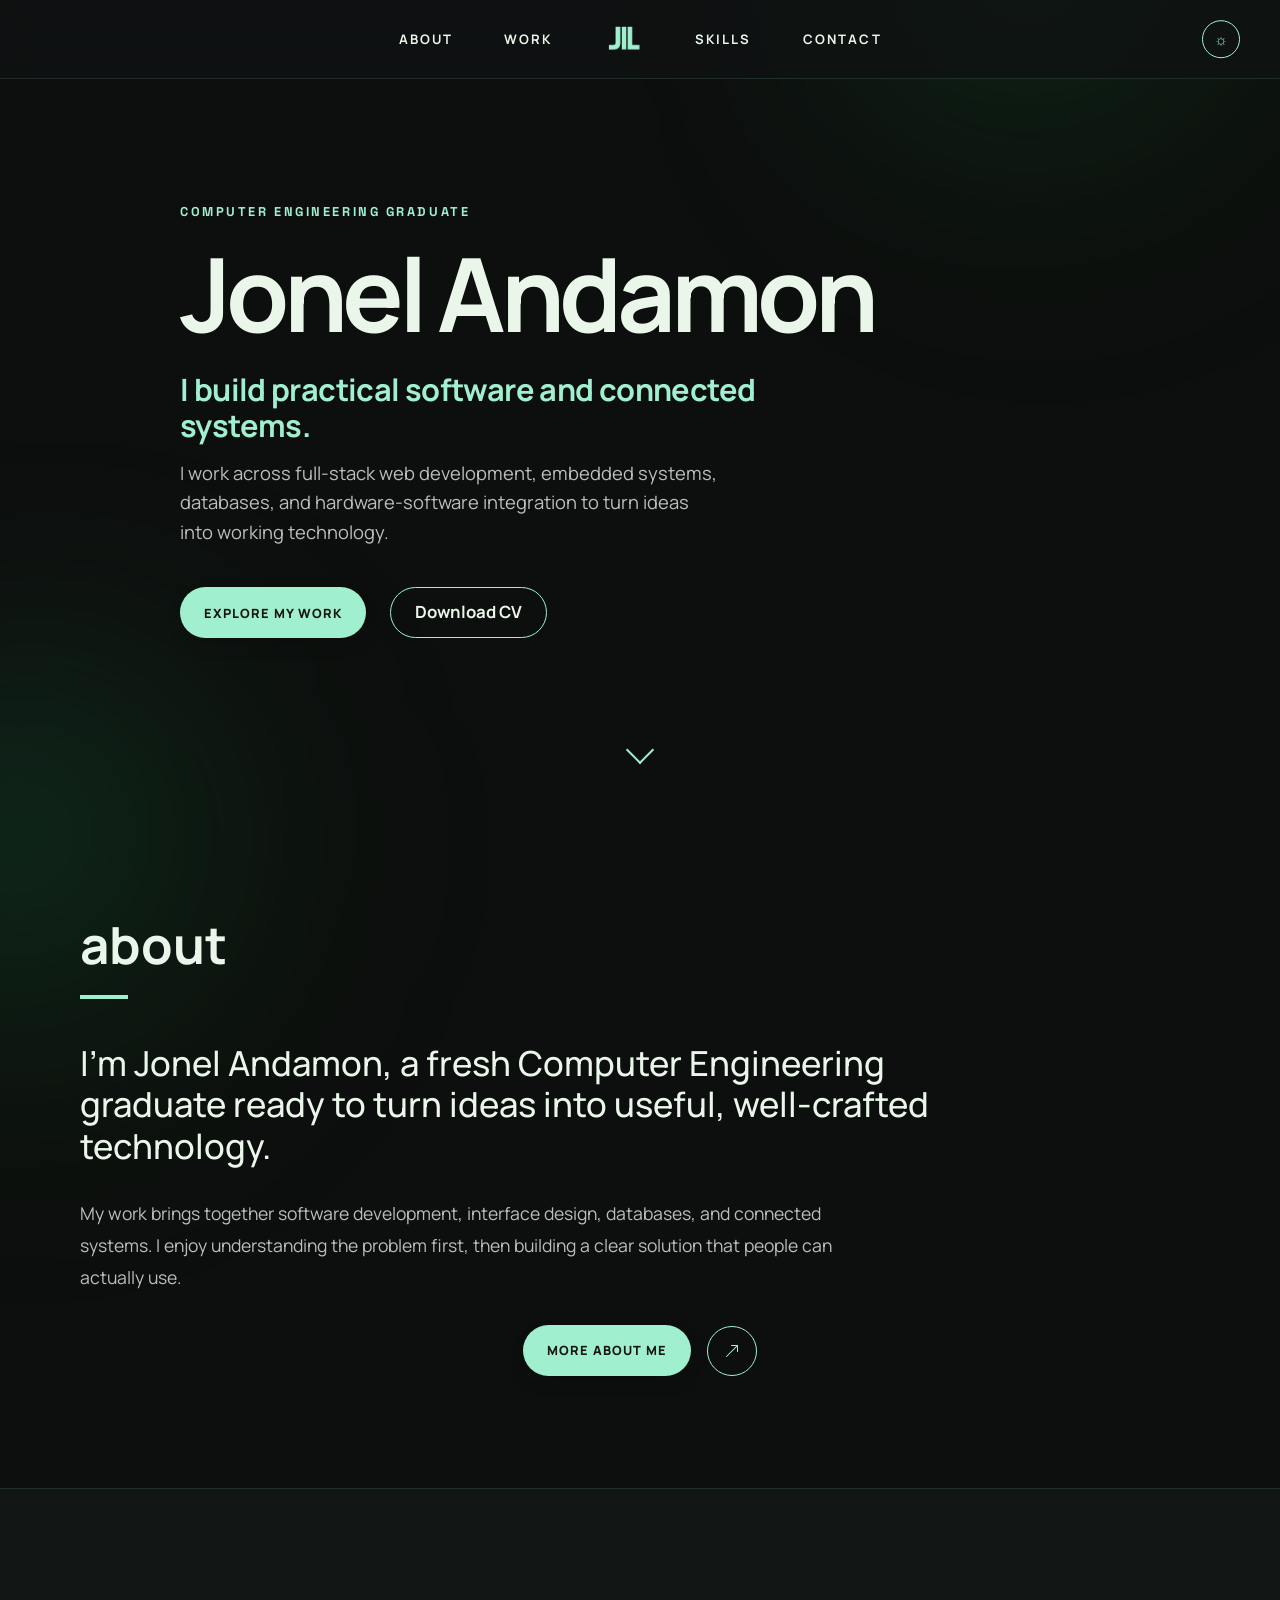
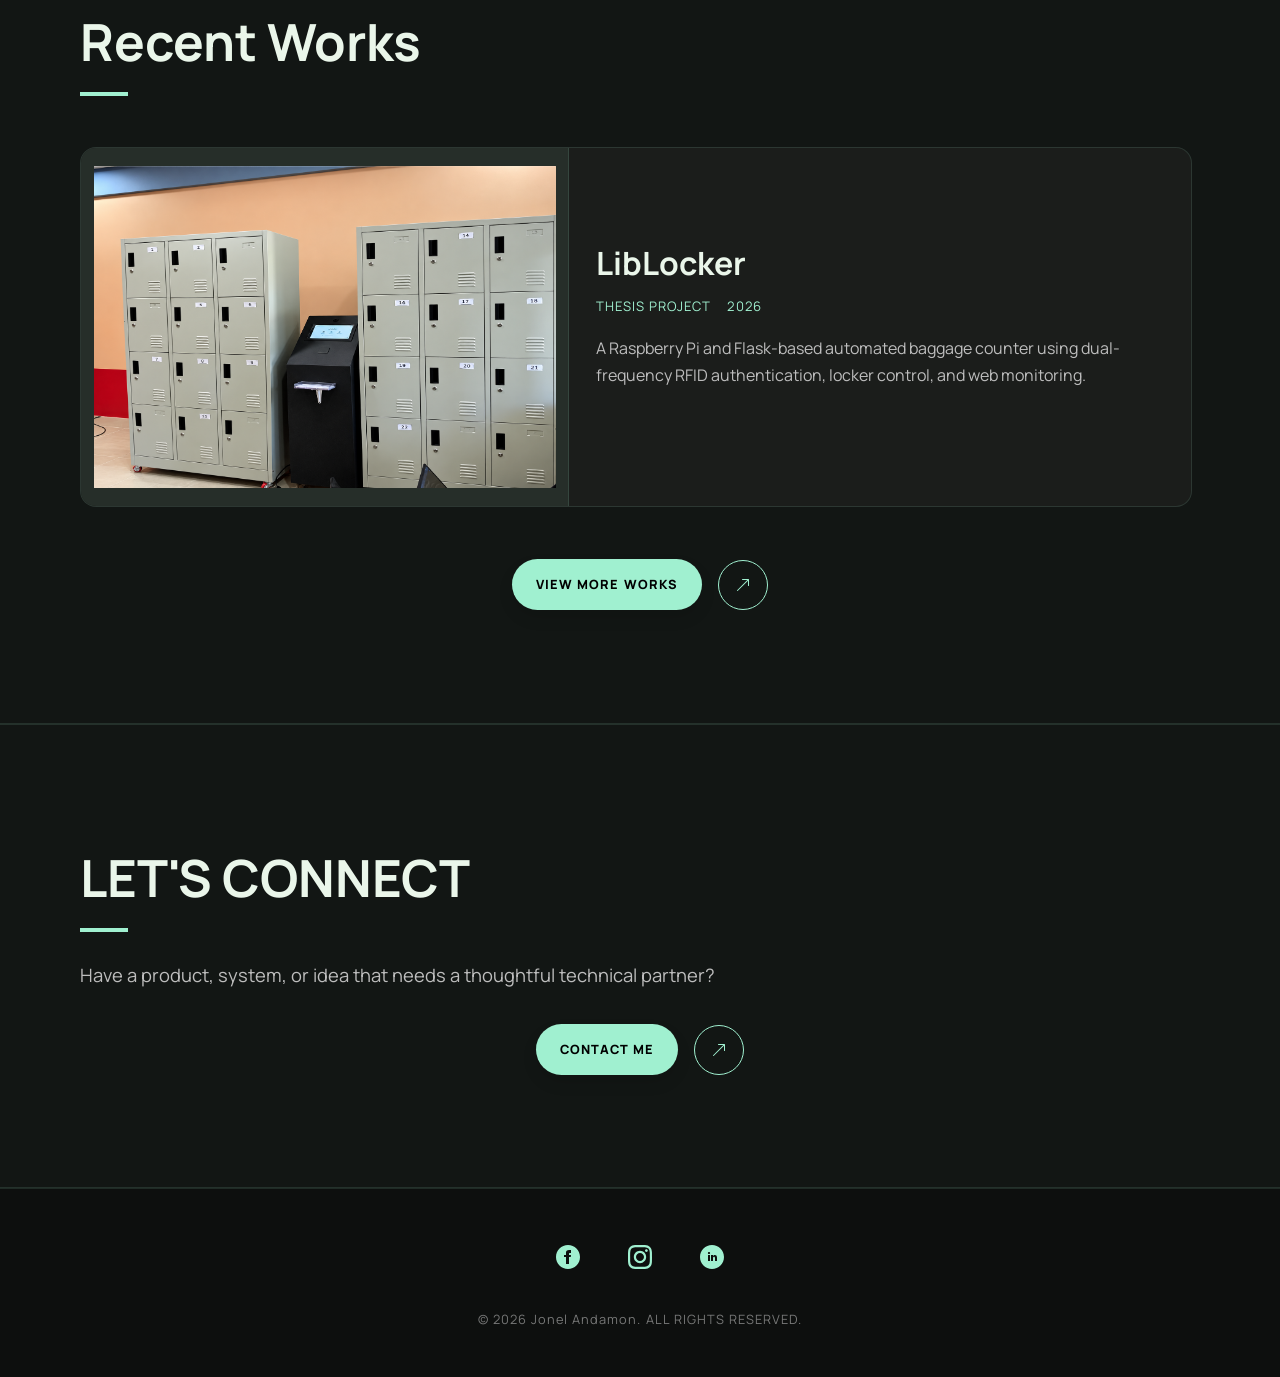
<file: index.html>
<!DOCTYPE html>
<html lang="en">
<head>
    <meta charset="UTF-8">
    <meta name="viewport" content="width=device-width, initial-scale=1.0">
    <meta name="description" content="Jonel Andamon — Computer Engineering graduate focused on full-stack web development, embedded systems, and practical software solutions.">
    <title>Jonel Andamon | Computer Engineer</title>
    <link href="https://fonts.googleapis.com/css2?family=Manrope:wght@400;500;600;700;800&family=Space+Grotesk:wght@400;500;600;700&display=swap" rel="stylesheet">
    <link rel="stylesheet" href="https://unpkg.com/aos@2.3.1/dist/aos.css">
    <link rel="stylesheet" href="assets/css/portfolio.css">
    <link rel="icon" type="image/png" sizes="64x64" href="assets/images/branding/logo.png">
</head>
<body>
    <div class="top-shadow"></div>
    <div class="bottom-shadow"></div>
    
    <header>
        <div class="nav-container">
            <div class="mobile-logo">
                <a href="index.html">
                    <img src="assets/images/branding/logo.png" alt="Portfolio logo">
                </a>
            </div>
            <button class="hamburger" id="hamburger" type="button" aria-label="Open navigation" aria-expanded="false" aria-controls="navLinks">
                <div class="line"></div>
                <div class="line"></div>
                <div class="line"></div>
            </button>
            
            <nav class="nav-links" id="navLinks">
                <a href="about.html" data-aos="fade-down">About</a>
                <a href="work.html" data-aos="fade-down" data-aos-delay="100">Work</a>
                <div class="logo" data-aos="fade-down" data-aos-delay="200">
                    <a href="index.html">
                        <img src="assets/images/branding/logo.png" alt="Portfolio logo"/>
                    </a>
                </div>
                <a href="skill.html" data-aos="fade-down" data-aos-delay="300">Skills</a>
                <a href="contact.html" data-aos="fade-down" data-aos-delay="400">Contact</a>
            </nav>
            <button class="theme-toggle" type="button" aria-label="Switch to light mode" title="Switch to light mode" aria-pressed="false">
                <span class="theme-icon" aria-hidden="true"></span>
                <span class="theme-label">Light mode</span>
            </button>
        </div>
    </header>

    <section class="hero" data-aos="fade-up" data-aos-delay="500">
        <div class="container">
            <p class="eyebrow">Computer Engineering Graduate</p>
            <h1>Jonel Andamon</h1>
            <p class="subtitle">I build practical software and connected systems.</p>
            <p class="hero-copy">I work across full-stack web development, embedded systems, databases, and hardware-software integration to turn ideas into working technology.</p>
            <div class="hero-actions">
                <a class="action-button" href="work.html">Explore my work</a>
                <a class="text-link" href="cv/Jonel-Andamon-CV.pdf" download>Download CV</a>
            </div>
            <div class="scroll-indicator">
                <span></span>
            </div>
        </div>
    </section>

    <section id="about" class="about-section" data-aos="fade-up">
        <div class="container">
            <h2 class="section-title">about <span class="line"></span></h2>
            <p class="intro">
              I’m Jonel Andamon, a fresh Computer Engineering graduate ready to turn ideas into useful, well-crafted technology.
            </p>
            <p class="details">
              My work brings together software development, interface design, databases, and connected systems. I enjoy understanding the problem first, then building a clear solution that people can actually use.
            </p>

            <div class="button-group" data-aos="fade-up">
                <a href="about.html" class="action-button">More About Me</a>
                <a href="about.html" class="icon-button" aria-label="More about me">
                    <svg xmlns="http://www.w3.org/2000/svg" width="16" height="16" fill="currentColor" viewBox="0 0 16 16">
                        <path fill-rule="evenodd" d="M14 2.5a.5.5 0 0 0-.5-.5h-6a.5.5 0 0 0 0 1h4.793L2.146 13.146a.5.5 0 0 0 .708.708L13 3.707V8.5a.5.5 0 0 0 1 0v-6z"/>
                    </svg>
                </a>
            </div>
    </section>

    <section class="section dark-section">
        <div class="container">
            <h2 class="section-title" data-aos="fade-up">Recent Works</h2>
            
            <div class="works-carousel" data-carousel data-aos="fade-up">
                <div class="works-carousel-track">
                    <a class="project-card-carousel" href="projects/liblocker/" aria-label="View LibLocker project details">
                        <div class="project-image-vertical">
                            <img src="projects/liblocker/images/deployed.png"
                                 alt="LibLocker deployed system"
                                 loading="lazy">
                        </div>
                        <div class="project-info">
                            <h3>LibLocker</h3>
                            <div class="project-meta">
                                <span class="project-category">Thesis Project</span>
                                <span class="project-date">2026</span>
                            </div>
                            <p class="project-description">
                                A Raspberry Pi and Flask-based automated baggage counter using dual-frequency RFID authentication, locker control, and web monitoring.
                            </p>
                            <div class="tech-stack">
                                <span>Python</span>
                                <span>Flask</span>
                                <span>SQLite</span>
                                <span>RFID</span>
                            </div>
                        </div>
                    </a>

                    <a class="project-card-carousel" href="projects/rawr/" aria-label="View RAWR Casino work details">
                        <div class="project-image-vertical">
                            <img src="projects/rawr/images/rawr-casino.png"
                                 alt="RAWR Casino web application"
                                 loading="lazy">
                        </div>
                        <div class="project-info">
                            <h3>RAWR Casino</h3>
                            <div class="project-meta">
                                <span class="project-category">Web Application</span>
                                <span class="project-date">2025</span>
                            </div>
                            <p class="project-description">
                                A full-stack casino web application with user authentication and database-driven game functionality.
                            </p>
                            <div class="tech-stack">
                                <span>PHP</span>
                                <span>MySQL</span>
                                <span>HTML5</span>
                                <span>JavaScript</span>
                            </div>
                        </div>
                    </a>

                    <a class="project-card-carousel" href="projects/tourgo/" aria-label="View TourGo work details">
                        <div class="project-image-vertical">
                            <img src="projects/tourgo/images/tourgo.png"
                                 alt="TourGo car rental web application"
                                 loading="lazy">
                        </div>
                        <div class="project-info">
                            <h3>TourGo</h3>
                            <div class="project-meta">
                                <span class="project-category">Web Application</span>
                                <span class="project-date">2025</span>
                            </div>
                            <p class="project-description">
                                A full-stack car rental platform with authentication, vehicle management, and dedicated dashboards for multiple user roles.
                            </p>
                            <div class="tech-stack">
                                <span>PHP</span>
                                <span>MySQL</span>
                                <span>JavaScript</span>
                            </div>
                        </div>
                    </a>
                </div>
            </div>
        <div class="button-group" data-aos="fade-up">
            <a href="work.html" class="action-button">View More Works</a>
            <a href="work.html" class="icon-button" aria-label="View more works">
                <svg xmlns="http://www.w3.org/2000/svg" width="16" height="16" fill="currentColor" viewBox="0 0 16 16">
                    <path fill-rule="evenodd" d="M14 2.5a.5.5 0 0 0-.5-.5h-6a.5.5 0 0 0 0 1h4.793L2.146 13.146a.5.5 0 0 0 .708.708L13 3.707V8.5a.5.5 0 0 0 1 0v-6z"/>
                </svg>
            </a>
        </div>
    </section>

    <section id="contact" class="section dark-section">
        <div class="container">
            <h2 class="section-title" data-aos="fade-up">LET'S CONNECT</h2>
            <p class="section-text" data-aos="fade-up">Have a product, system, or idea that needs a thoughtful technical partner?</p>
            <div class="button-group" data-aos="fade-up">
                <a href="contact.html" class="action-button">Contact Me</a>
                <a href="contact.html" class="icon-button" aria-label="Contact me">
                    <svg xmlns="http://www.w3.org/2000/svg" width="16" height="16" fill="currentColor" viewBox="0 0 16 16">
                        <path fill-rule="evenodd" d="M14 2.5a.5.5 0 0 0-.5-.5h-6a.5.5 0 0 0 0 1h4.793L2.146 13.146a.5.5 0 0 0 .708.708L13 3.707V8.5a.5.5 0 0 0 1 0v-6z"/>
                    </svg>
                </a>
            </div>
        </div>
    </section>

    <footer>
        <div class="social-links" data-aos="fade-up">
            <a href="https://www.facebook.com/share/1BYpJdVybT/" target="_blank" aria-label="Facebook" rel="noopener noreferrer">
                <svg xmlns="http://www.w3.org/2000/svg" width="24" height="24" viewBox="0 0 24 24" fill="var(--primary)">
                    <path d="M12 0c-6.627 0-12 5.373-12 12s5.373 12 12 12 12-5.373 12-12-5.373-12-12-12zm3 8h-1.35c-.538 0-.65.221-.65.778v1.222h2l-.209 2h-1.791v7h-3v-7h-2v-2h2v-2.308c0-1.769.931-2.692 3.029-2.692h1.971v3z"/>
                </svg>
            </a>
            <a href="https://www.instagram.com/_dyoneeell?igsh=d3g4NmZldGcwbHEw" target="_blank" aria-label="Instagram" rel="noopener noreferrer">
                <svg xmlns="http://www.w3.org/2000/svg" width="24" height="24" viewBox="0 0 24 24" fill="var(--primary)">
                    <path d="M12 2.163c3.204 0 3.584.012 4.85.07 3.252.148 4.771 1.691 4.919 4.919.058 1.265.069 1.645.069 4.849 0 3.205-.012 3.584-.069 4.849-.149 3.225-1.664 4.771-4.919 4.919-1.266.058-1.644.07-4.85.07-3.204 0-3.584-.012-4.849-.07-3.26-.149-4.771-1.699-4.919-4.92-.058-1.265-.07-1.644-.07-4.849 0-3.204.013-3.583.07-4.849.149-3.227 1.664-4.771 4.919-4.919 1.266-.057 1.645-.069 4.849-.069zm0-2.163c-3.259 0-3.667.014-4.947.072-4.358.2-6.78 2.618-6.98 6.98-.059 1.281-.073 1.689-.073 4.948 0 3.259.014 3.668.072 4.948.2 4.358 2.618 6.78 6.98 6.98 1.281.058 1.689.072 4.948.072 3.259 0 3.668-.014 4.948-.072 4.354-.2 6.782-2.618 6.979-6.98.059-1.28.073-1.689.073-4.948 0-3.259-.014-3.667-.072-4.947-.196-4.354-2.617-6.78-6.979-6.98-1.281-.059-1.69-.073-4.949-.073zm0 5.838c-3.403 0-6.162 2.759-6.162 6.162s2.759 6.163 6.162 6.163 6.162-2.759 6.162-6.163c0-3.403-2.759-6.162-6.162-6.162zm0 10.162c-2.209 0-4-1.79-4-4 0-2.209 1.791-4 4-4s4 1.791 4 4c0 2.21-1.791 4-4 4zm6.406-11.845c-.796 0-1.441.645-1.441 1.44s.645 1.44 1.441 1.44c.795 0 1.439-.645 1.439-1.44s-.644-1.44-1.439-1.44z"/>
                </svg>
            </a>
            <a href="https://www.linkedin.com/in/jonel-andamon-7ba1b735b?trk=contact-info" target="_blank" aria-label="LinkedIn" rel="noopener noreferrer">
                <svg xmlns="http://www.w3.org/2000/svg" width="24" height="24" viewBox="0 0 24 24" fill="var(--primary)">
                    <path d="M12 0c-6.627 0-12 5.373-12 12s5.373 12 12 12 12-5.373 12-12-5.373-12-12-12zm-2 16h-2v-6h2v6zm-1-6.891c-.607 0-1.1-.496-1.1-1.109 0-.612.492-1.109 1.1-1.109s1.1.497 1.1 1.109c0 .613-.493 1.109-1.1 1.109zm8 6.891h-1.998v-2.861c0-1.881-2.002-1.722-2.002 0v2.861h-2v-6h2v1.093c.872-1.616 4-1.736 4 1.548v3.359z"/>
                </svg>
            </a>
        </div>
        <p class="copyright">© 2026 Jonel Andamon. ALL RIGHTS RESERVED.</p>
    </footer>

    <!-- Image Modal -->
    <div id="imageModal" class="image-modal">
      <span class="image-modal-close" id="imageModalClose">&times;</span>
      <img class="image-modal-content" id="imageModalImg" alt="Project Full Image">
    </div>
    
    <script src="https://unpkg.com/aos@2.3.1/dist/aos.js"></script>
    <script src="assets/js/portfolio.js"></script>
</body>
</html>
</file>
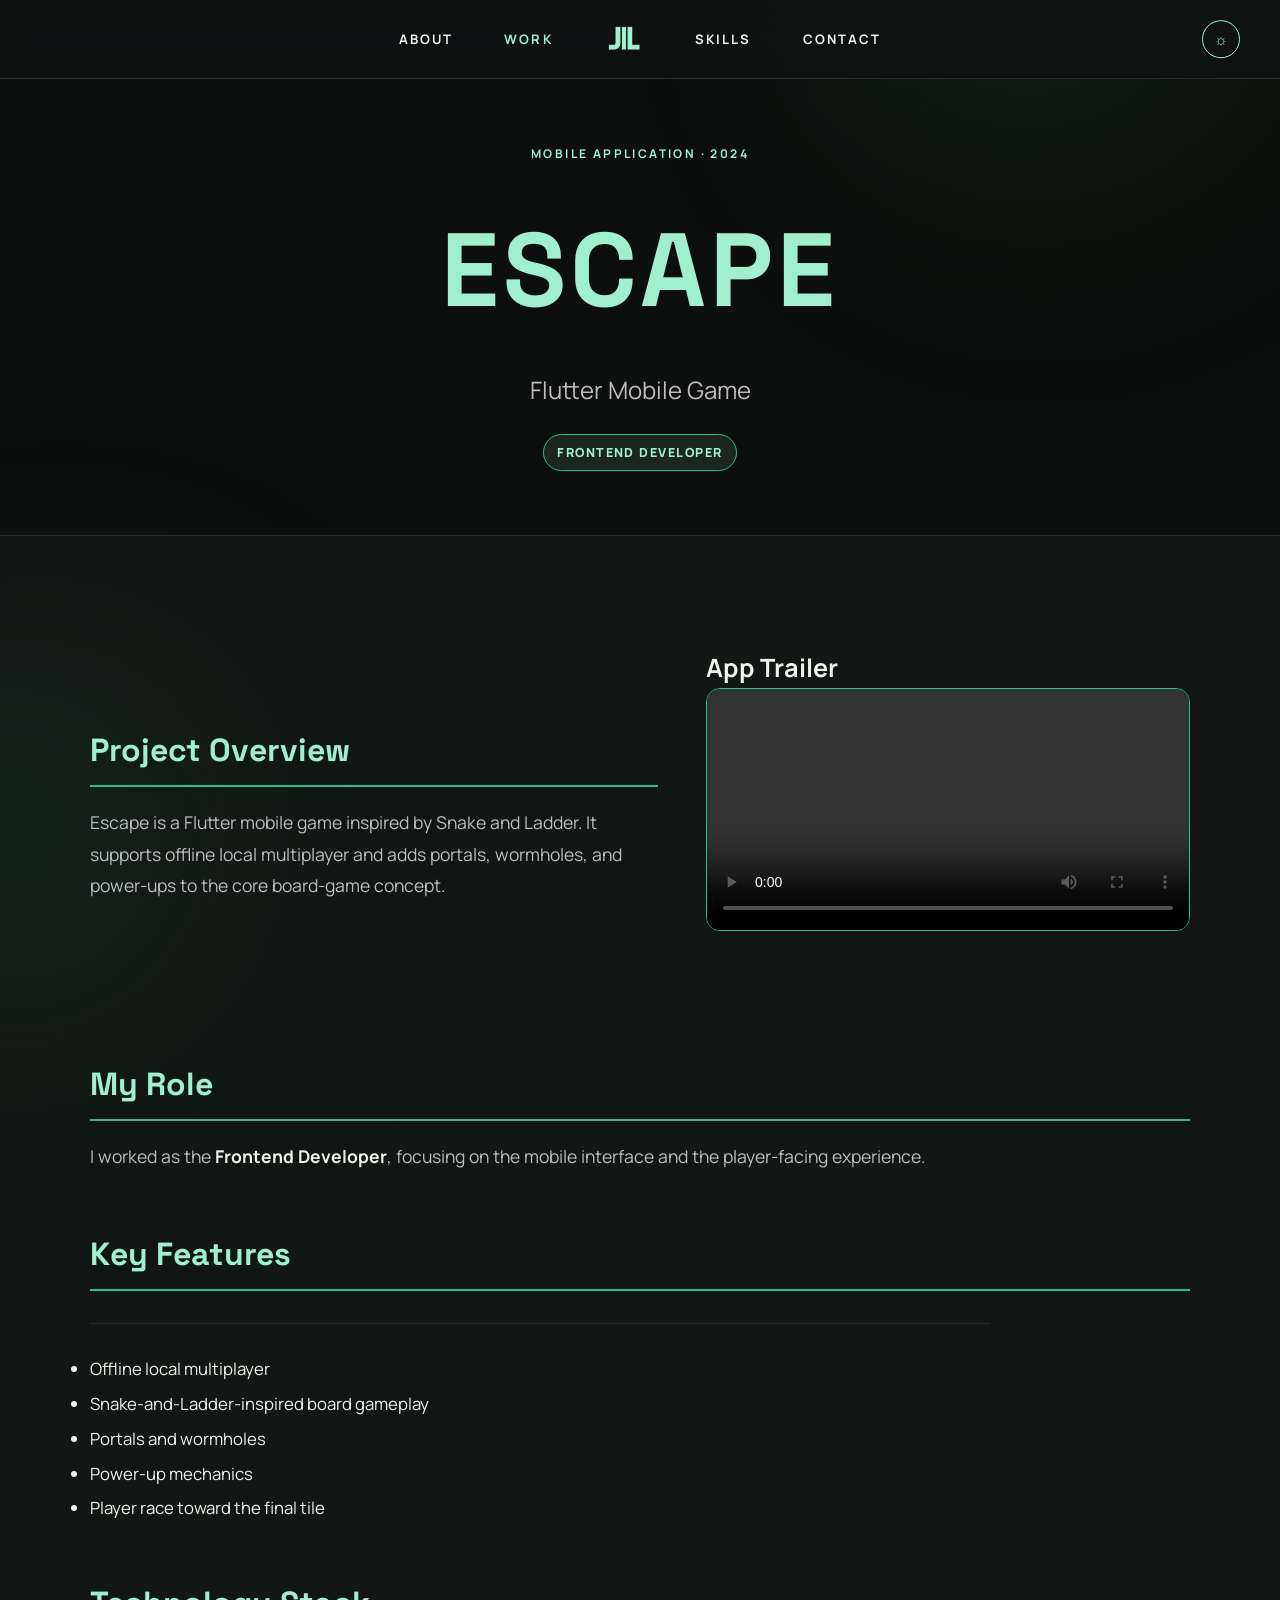
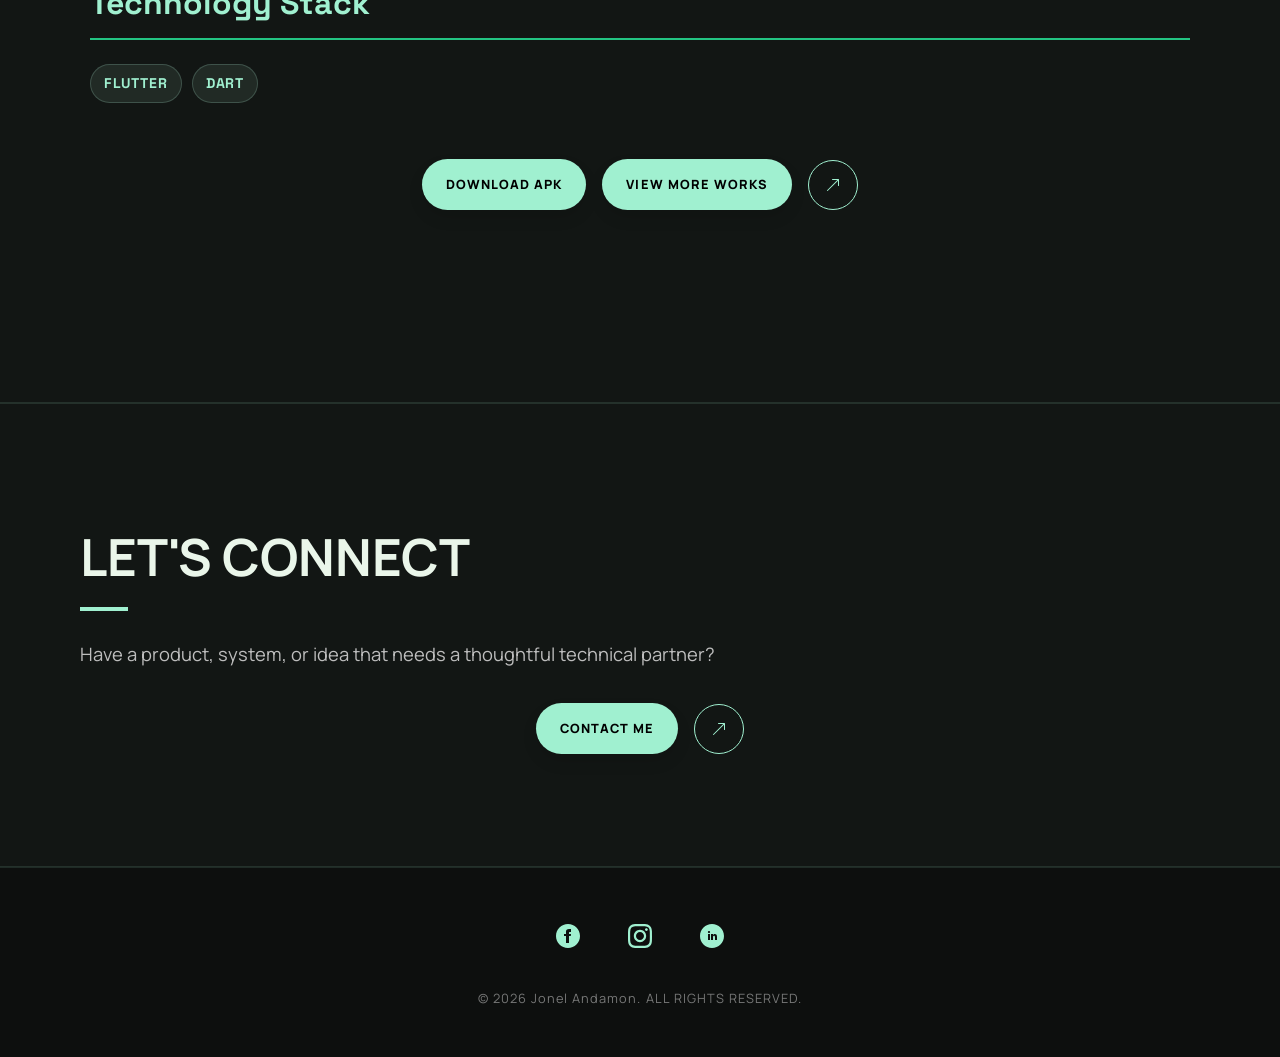
<file: projects/escape/index.html>
<!DOCTYPE html>
<html lang="en">
<head>
    <meta charset="UTF-8">
    <meta name="viewport" content="width=device-width, initial-scale=1.0">
    <meta name="description" content="A Flutter mobile game inspired by Snake and Ladder with offline local multiplayer and custom gameplay mechanics.">
    <meta property="og:title" content="Escape | Jonel Andamon">
    <meta property="og:description" content="A Flutter mobile game inspired by Snake and Ladder with offline local multiplayer and custom gameplay mechanics.">
    <meta property="og:type" content="website">
    <title>Escape | Jonel Andamon</title>
    <link href="https://fonts.googleapis.com/css2?family=Manrope:wght@400;500;600;700;800&family=Space+Grotesk:wght@400;500;600;700&display=swap" rel="stylesheet">
    <link rel="stylesheet" href="https://unpkg.com/aos@2.3.1/dist/aos.css">
    <link rel="stylesheet" href="../../assets/css/portfolio.css">
    <link rel="icon" type="image/png" sizes="64x64" href="../../assets/images/branding/logo.png">
</head>
<body class="escape-project-page">
    <div class="top-shadow"></div>
    <div class="bottom-shadow"></div>
    <header>
        <div class="nav-container">
            <div class="mobile-logo">
                <a href="../../index.html"><img src="../../assets/images/branding/logo.png" alt="Portfolio logo"></a>
            </div>
            <button class="hamburger" id="hamburger" type="button" aria-label="Open navigation" aria-expanded="false" aria-controls="navLinks">
                <span class="line"></span><span class="line"></span><span class="line"></span>
            </button>
            <nav class="nav-links" id="navLinks">
                <a href="../../about.html">About</a>
                <a href="../../work.html" class="active">Work</a>
                <div class="logo"><a href="../../index.html"><img src="../../assets/images/branding/logo.png" alt="Portfolio logo"></a></div>
                <a href="../../skill.html">Skills</a>
                <a href="../../contact.html">Contact</a>
            </nav>
            <button class="theme-toggle" type="button" aria-label="Switch to light mode" title="Switch to light mode" aria-pressed="false">
                <span class="theme-icon" aria-hidden="true"></span>
                <span class="theme-label">Light mode</span>
            </button>
        </div>
    </header>
    <main>
        <section class="project-detail-hero" data-aos="fade-up">
            <div class="container">
                <p class="eyebrow">Mobile Application · 2024</p>
                <h1>ESCAPE</h1>
                <p class="project-detail-lead">Flutter Mobile Game</p>
                <div class="project-role-badge">Frontend Developer</div>
            </div>
        </section>
        <section class="section dark-section">
            <div class="container project-detail-content">
                <div class="escape-intro-grid">
                    <div class="project-detail-section escape-overview" data-aos="fade-up">
                        <h2>Project Overview</h2>
                        <p class="details">Escape is a Flutter mobile game inspired by Snake and Ladder. It supports offline local multiplayer and adds portals, wormholes, and power-ups to the core board-game concept.</p>
                    </div>

                    <div class="app-trailer escape-trailer" data-aos="fade-up">
                        <h2>App Trailer</h2>
                        <video controls preload="metadata" playsinline>
                            <source src="../../projects/escape/escape-trailer.mp4" type="video/mp4">
                            Your browser does not support the video tag.
                        </video>
                    </div>
                </div>

                <div class="project-detail-section" data-aos="fade-up">
                    <h2>My Role</h2>
                    <p class="details">I worked as the <strong>Frontend Developer</strong>, focusing on the mobile interface and the player-facing experience.</p>
                </div>

                <div class="project-detail-section" data-aos="fade-up">
                    <h2>Key Features</h2>
                    <ul class="project-features">
                        <li>Offline local multiplayer</li>
                        <li>Snake-and-Ladder-inspired board gameplay</li>
                        <li>Portals and wormholes</li>
                        <li>Power-up mechanics</li>
                        <li>Player race toward the final tile</li>
                    </ul>
                </div>

                <div class="project-detail-section escape-tech-section" data-aos="fade-up">
                    <h2>Technology Stack</h2>
                    <div class="tech-stack tech-stack-large"><span>Flutter</span><span>Dart</span></div>
                </div>
                <div class="project-links project-bottom-navigation" data-aos="fade-up">
                    <a href="../../projects/escape/Escape.apk" class="action-button" download>Download APK</a>
                    <a href="../../work.html" class="action-button">View More Works</a>
                    <a href="../../work.html" class="icon-button" aria-label="View more works">
                        <svg xmlns="http://www.w3.org/2000/svg" width="16" height="16" fill="currentColor" viewBox="0 0 16 16">
                            <path fill-rule="evenodd" d="M14 2.5a.5.5 0 0 0-.5-.5h-6a.5.5 0 0 0 0 1h4.793L2.146 13.146a.5.5 0 0 0 .708.708L13 3.707V8.5a.5.5 0 0 0 1 0v-6z"/>
                        </svg>
                    </a>
                </div>
            </div>
        </section>
    </main>

        <section id="contact" class="section dark-section project-page-connect">
            <div class="container">
                <h2 class="section-title" data-aos="fade-up">LET'S CONNECT</h2>
                <p class="section-text" data-aos="fade-up">Have a product, system, or idea that needs a thoughtful technical partner?</p>
                <div class="button-group" data-aos="fade-up">
                    <a href="../../contact.html" class="action-button">Contact Me</a>
                    <a href="../../contact.html" class="icon-button" aria-label="Contact me">
                        <svg xmlns="http://www.w3.org/2000/svg" width="16" height="16" fill="currentColor" viewBox="0 0 16 16">
                            <path fill-rule="evenodd" d="M14 2.5a.5.5 0 0 0-.5-.5h-6a.5.5 0 0 0 0 1h4.793L2.146 13.146a.5.5 0 0 0 .708.708L13 3.707V8.5a.5.5 0 0 0 1 0v-6z"/>
                        </svg>
                    </a>
                </div>
            </div>
        </section>
    <footer>
        <div class="social-links" data-aos="fade-up">
            <a href="https://www.facebook.com/share/1BYpJdVybT/" target="_blank" rel="noopener noreferrer" aria-label="Facebook">
                <svg xmlns="http://www.w3.org/2000/svg" width="24" height="24" viewBox="0 0 24 24" fill="var(--primary)">
                    <path d="M12 0c-6.627 0-12 5.373-12 12s5.373 12 12 12 12-5.373 12-12-5.373-12-12-12zm3 8h-1.35c-.538 0-.65.221-.65.778v1.222h2l-.209 2h-1.791v7h-3v-7h-2v-2h2v-2.308c0-1.769.931-2.692 3.029-2.692h1.971v3z"/>
                </svg>
            </a>
            <a href="https://www.instagram.com/_dyoneeell?igsh=d3g4NmZldGcwbHEw" target="_blank" rel="noopener noreferrer" aria-label="Instagram">
                <svg xmlns="http://www.w3.org/2000/svg" width="24" height="24" viewBox="0 0 24 24" fill="var(--primary)">
                    <path d="M12 2.163c3.204 0 3.584.012 4.85.07 3.252.148 4.771 1.691 4.919 4.919.058 1.265.069 1.645.069 4.849 0 3.205-.012 3.584-.069 4.849-.149 3.225-1.664 4.771-4.919 4.919-1.266.058-1.644.07-4.85.07-3.204 0-3.584-.012-4.849-.07-3.26-.149-4.771-1.699-4.919-4.92-.058-1.265-.07-1.644-.07-4.849 0-3.204.013-3.583.07-4.849.149-3.227 1.664-4.771 4.919-4.919 1.266-.057 1.645-.069 4.849-.069zm0-2.163c-3.259 0-3.667.014-4.947.072-4.358.2-6.78 2.618-6.98 6.98-.059 1.281-.073 1.689-.073 4.948 0 3.259.014 3.668.072 4.948.2 4.358 2.618 6.78 6.98 6.98 1.281.058 1.689.072 4.948.072 3.259 0 3.668-.014 4.948-.072 4.354-.2 6.782-2.618 6.979-6.98.059-1.28.073-1.689.073-4.948 0-3.204-.012-3.667-.072-4.947-.196-4.354-2.617-6.78-6.979-6.98-1.281-.059-1.69-.073-4.949-.073zm0 5.838c-3.403 0-6.162 2.759-6.162 6.162s2.759 6.163 6.162 6.163 6.162-2.759 6.162-6.163c0-3.403-2.759-6.162-6.162-6.162zm0 10.162c-2.209 0-4-1.79-4-4 0-2.209 1.791-4 4-4s4 1.79 4 4c0 2.21-1.791 4-4 4zm6.406-11.845c-.796 0-1.441.645-1.441 1.44s.645 1.44 1.441 1.44c.795 0 1.439-.645 1.439-1.44s-.644-1.44-1.439-1.44z"/>
                </svg>
            </a>
            <a href="https://www.linkedin.com/in/jonel-andamon-7ba1b735b?trk=contact-info" target="_blank" rel="noopener noreferrer" aria-label="LinkedIn">
                <svg xmlns="http://www.w3.org/2000/svg" width="24" height="24" viewBox="0 0 24 24" fill="var(--primary)">
                    <path d="M12 0c-6.627 0-12 5.373-12 12s5.373 12 12 12 12-5.373 12-12-5.373-12-12-12zm-2 16h-2v-6h2v6zm-1-6.891c-.607 0-1.1-.496-1.1-1.109 0-.612.492-1.109 1.1-1.109s1.1.497 1.1 1.109c0 .613-.493 1.109-1.1 1.109zm8 6.891h-1.998v-2.861c0-1.881-2.002-1.722-2.002 0v2.861h-2v-6h2v1.093c.872-1.616 4-1.736 4 1.548v3.359z"/>
                </svg>
            </a>
        </div>
        <p class="copyright">© 2026 Jonel Andamon. ALL RIGHTS RESERVED.</p>
    </footer>
    <script src="https://unpkg.com/aos@2.3.1/dist/aos.js"></script>
    <script src="../../assets/js/portfolio.js"></script>
</body>
</html>
</file>
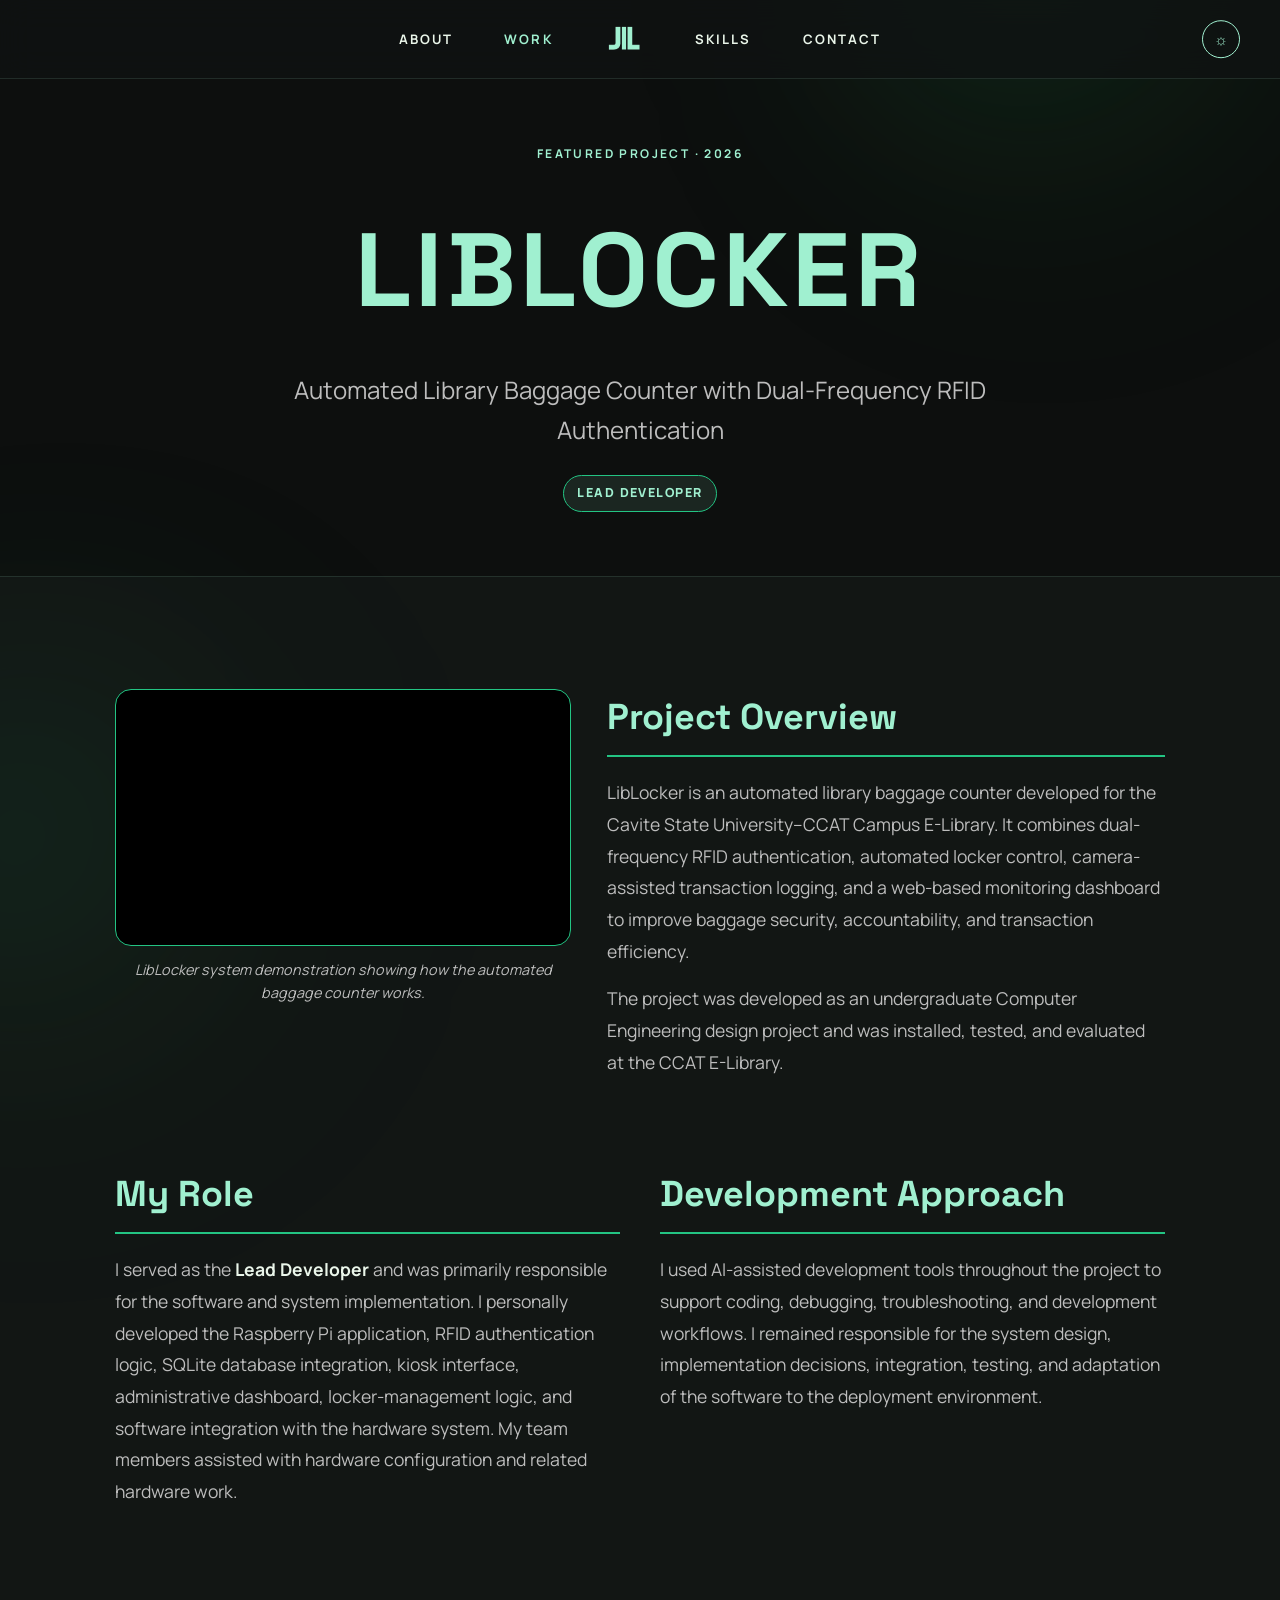
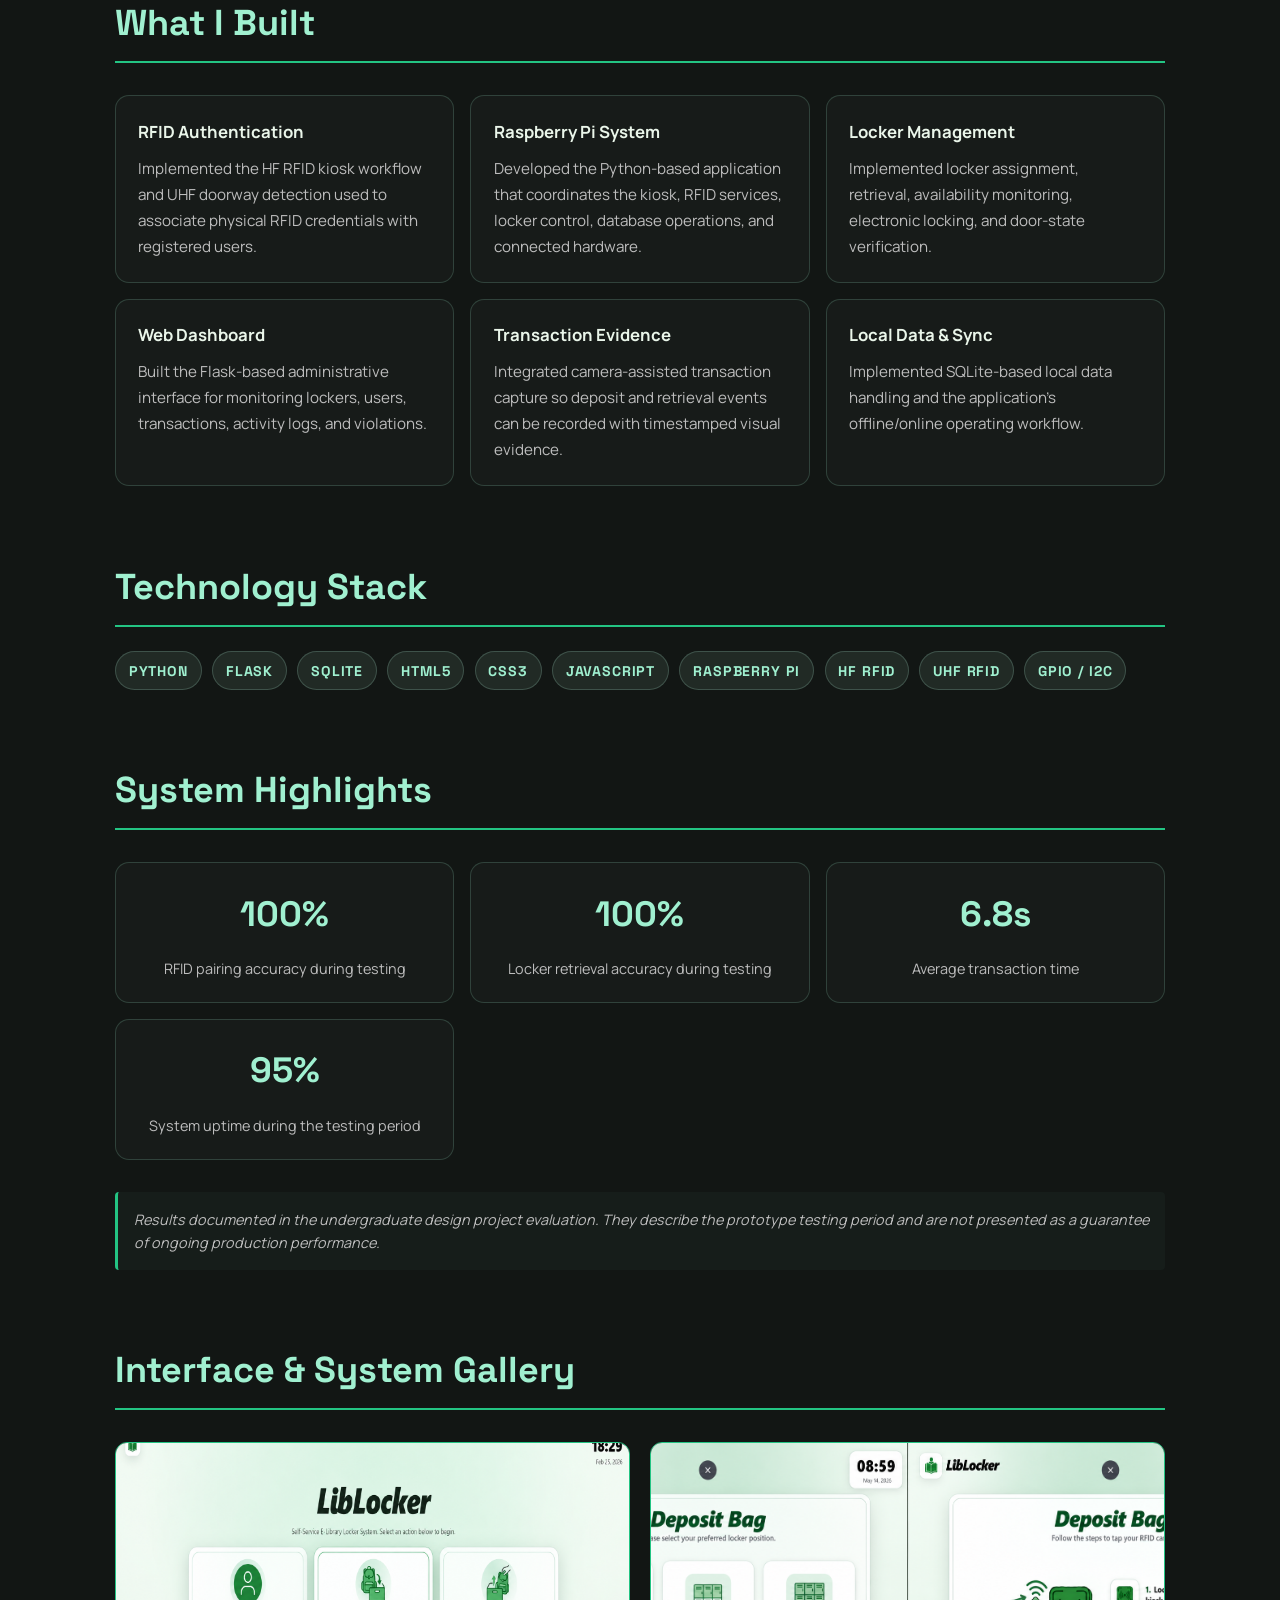
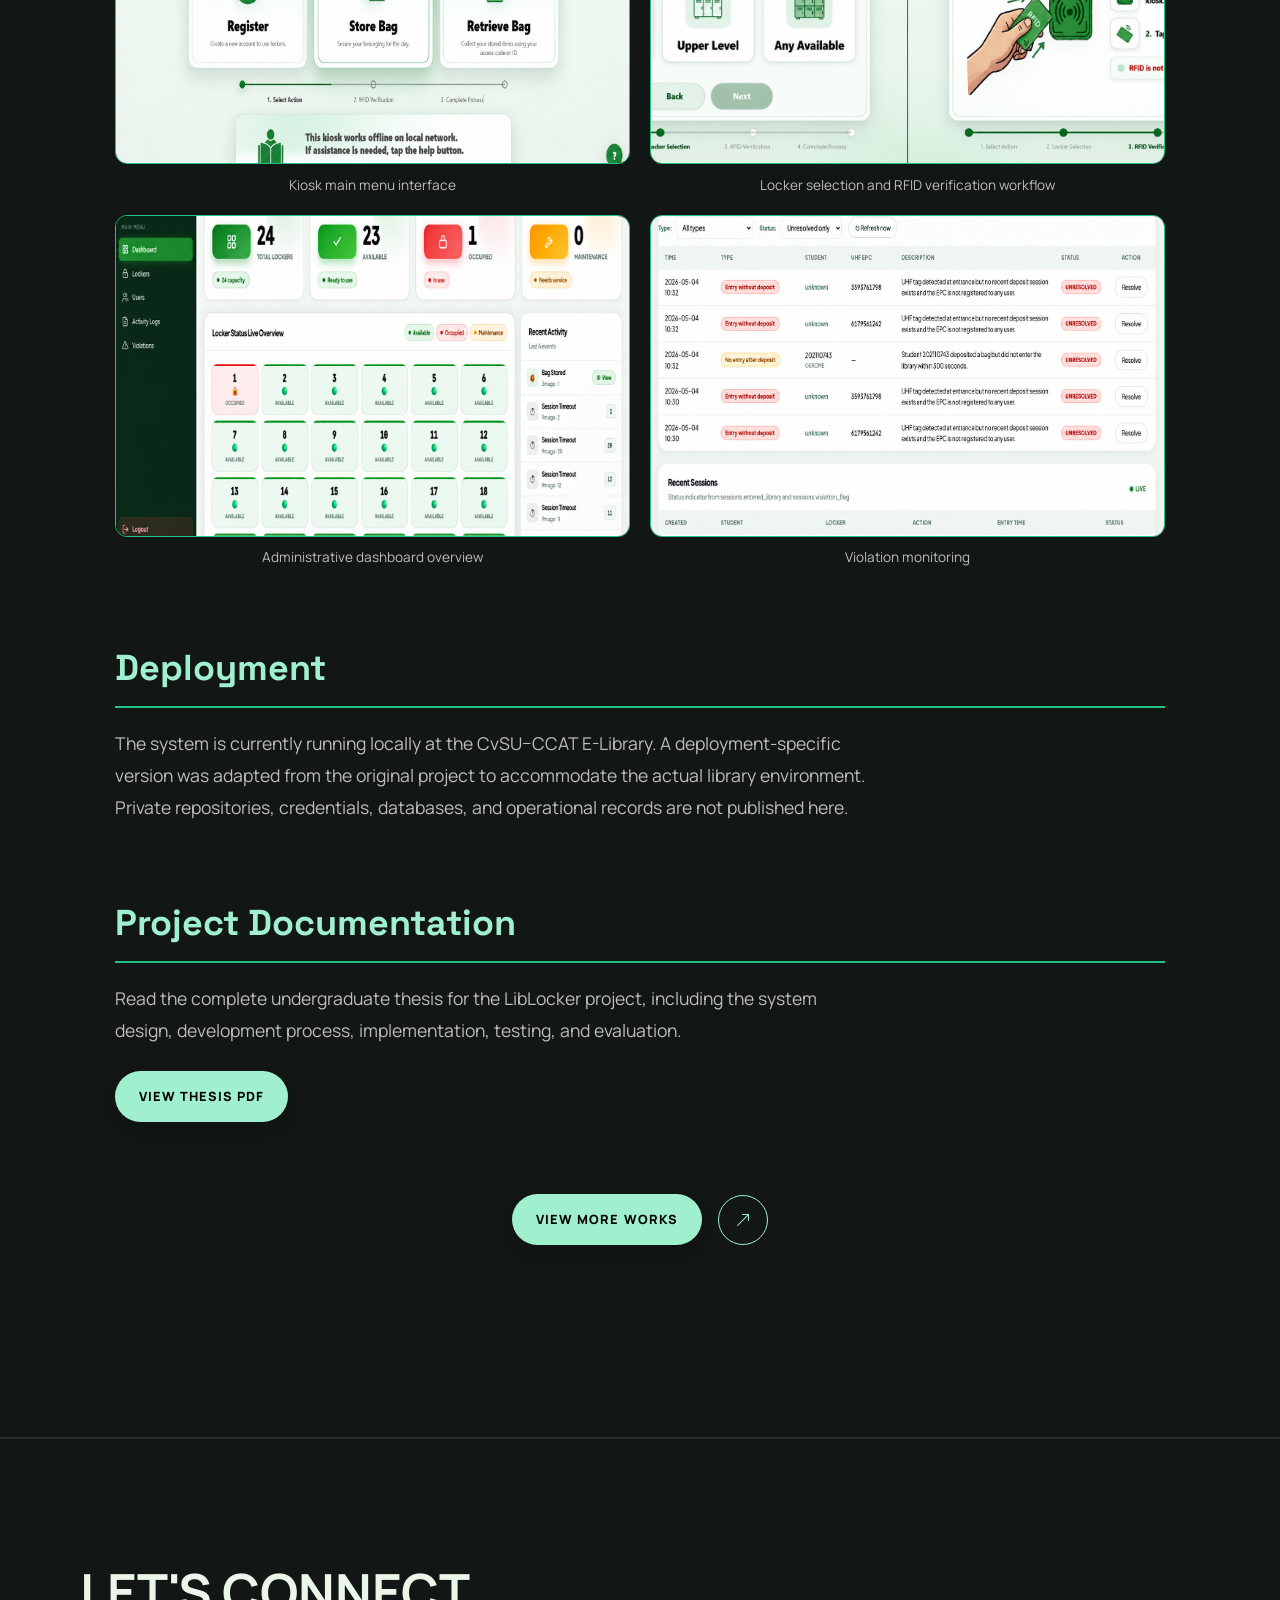
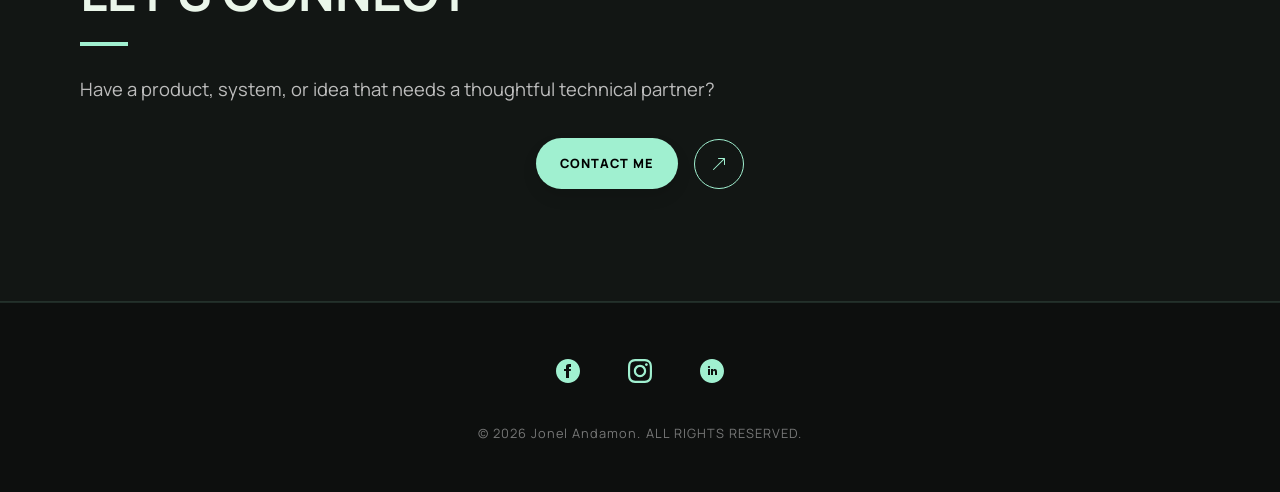
<file: projects/liblocker/index.html>
<!DOCTYPE html>
<html lang="en">
<head>
    <meta charset="UTF-8">
    <meta name="viewport" content="width=device-width, initial-scale=1.0">
    <meta name="description" content="LibLocker — an automated library baggage counter with dual-frequency RFID authentication, developed by Jonel Andamon for the CvSU-CCAT Campus E-Library.">
    <meta property="og:title" content="LibLocker | Jonel Andamon">
    <meta property="og:description" content="A Raspberry Pi and Flask-based automated library baggage counter using dual-frequency RFID authentication, locker control, and web monitoring.">
    <meta property="og:type" content="website">
    <title>LibLocker | Jonel Andamon</title>
    <link href="https://fonts.googleapis.com/css2?family=Manrope:wght@400;500;600;700;800&family=Space+Grotesk:wght@400;500;600;700&display=swap" rel="stylesheet">
    <link rel="stylesheet" href="https://unpkg.com/aos@2.3.1/dist/aos.css">
    <link rel="stylesheet" href="../../assets/css/portfolio.css">
    <link rel="icon" type="image/png" sizes="64x64" href="../../assets/images/branding/logo.png">
</head>
<body>
    <div class="top-shadow"></div>
    <div class="bottom-shadow"></div>

    <header>
        <div class="nav-container">
            <div class="mobile-logo"><a href="../../index.html"><img src="../../assets/images/branding/logo.png" alt="Portfolio logo"></a></div>
            <button class="hamburger" id="hamburger" type="button" aria-label="Open navigation" aria-expanded="false" aria-controls="navLinks">
                <span class="line"></span><span class="line"></span><span class="line"></span>
            </button>
            <nav class="nav-links" id="navLinks">
                <a href="../../about.html">About</a>
                <a href="../../work.html" class="active">Work</a>
                <div class="logo"><a href="../../index.html"><img src="../../assets/images/branding/logo.png" alt="Jonel Andamon home"></a></div>
                <a href="../../skill.html">Skills</a>
                <a href="../../contact.html">Contact</a>
            </nav>
            <button class="theme-toggle" type="button" aria-label="Switch to light mode" title="Switch to light mode" aria-pressed="false">
                <span class="theme-icon" aria-hidden="true"></span>
                <span class="theme-label">Light mode</span>
            </button>
        </div>
    </header>

    <main>
        <section class="project-detail-hero liblocker-hero" data-aos="fade-up">
            <div class="container">
                <p class="eyebrow">Featured Project · 2026</p>
                <h1>LIBLOCKER</h1>
                <p class="project-detail-lead">Automated Library Baggage Counter with Dual-Frequency RFID Authentication</p>
                <div class="project-role-badge">Lead Developer</div>
            </div>
        </section>

        <section class="section dark-section">
            <div class="container project-detail-content">
                <div class="liblocker-intro-grid">
                    <div class="project-hero-image liblocker-video" data-aos="fade-up">
                        <div class="liblocker-video-frame">
                            <iframe
                                src="https://www.youtube.com/embed/mnKFXiuSlCM"
                                title="LibLocker System Demonstration"
                                loading="lazy"
                                allow="accelerometer; autoplay; clipboard-write; encrypted-media; gyroscope; picture-in-picture; web-share"
                                allowfullscreen>
                            </iframe>
                        </div>
                        <p class="image-caption">LibLocker system demonstration showing how the automated baggage counter works.</p>
                    </div>

                    <div class="project-detail-section liblocker-overview" data-aos="fade-up">
                        <h2>Project Overview</h2>
                        <p class="details">LibLocker is an automated library baggage counter developed for the Cavite State University–CCAT Campus E-Library. It combines dual-frequency RFID authentication, automated locker control, camera-assisted transaction logging, and a web-based monitoring dashboard to improve baggage security, accountability, and transaction efficiency.</p>
                        <p class="details">The project was developed as an undergraduate Computer Engineering design project and was installed, tested, and evaluated at the CCAT E-Library.</p>
                    </div>
                </div>

                <div class="liblocker-role-approach-grid">
                    <div class="project-detail-section" data-aos="fade-up">
                        <h2>My Role</h2>
                        <p class="details">I served as the <strong>Lead Developer</strong> and was primarily responsible for the software and system implementation. I personally developed the Raspberry Pi application, RFID authentication logic, SQLite database integration, kiosk interface, administrative dashboard, locker-management logic, and software integration with the hardware system. My team members assisted with hardware configuration and related hardware work.</p>
                    </div>

                    <div class="project-detail-section" data-aos="fade-up">
                        <h2>Development Approach</h2>
                        <p class="details">I used AI-assisted development tools throughout the project to support coding, debugging, troubleshooting, and development workflows. I remained responsible for the system design, implementation decisions, integration, testing, and adaptation of the software to the deployment environment.</p>
                    </div>
                </div>

                <div class="project-detail-section" data-aos="fade-up">
                    <h2>What I Built</h2>
                    <div class="feature-grid">
                        <article class="feature-card"><h3>RFID Authentication</h3><p>Implemented the HF RFID kiosk workflow and UHF doorway detection used to associate physical RFID credentials with registered users.</p></article>
                        <article class="feature-card"><h3>Raspberry Pi System</h3><p>Developed the Python-based application that coordinates the kiosk, RFID services, locker control, database operations, and connected hardware.</p></article>
                        <article class="feature-card"><h3>Locker Management</h3><p>Implemented locker assignment, retrieval, availability monitoring, electronic locking, and door-state verification.</p></article>
                        <article class="feature-card"><h3>Web Dashboard</h3><p>Built the Flask-based administrative interface for monitoring lockers, users, transactions, activity logs, and violations.</p></article>
                        <article class="feature-card"><h3>Transaction Evidence</h3><p>Integrated camera-assisted transaction capture so deposit and retrieval events can be recorded with timestamped visual evidence.</p></article>
                        <article class="feature-card"><h3>Local Data & Sync</h3><p>Implemented SQLite-based local data handling and the application's offline/online operating workflow.</p></article>
                    </div>
                </div>

                <div class="project-detail-section" data-aos="fade-up">
                    <h2>Technology Stack</h2>
                    <div class="tech-stack tech-stack-large">
                        <span>Python</span><span>Flask</span><span>SQLite</span><span>HTML5</span><span>CSS3</span><span>JavaScript</span><span>Raspberry Pi</span><span>HF RFID</span><span>UHF RFID</span><span>GPIO / I2C</span>
                    </div>
                </div>

                <div class="project-detail-section" data-aos="fade-up">
                    <h2>System Highlights</h2>
                    <div class="metrics-grid">
                        <div class="metric-card"><strong>100%</strong><span>RFID pairing accuracy during testing</span></div>
                        <div class="metric-card"><strong>100%</strong><span>Locker retrieval accuracy during testing</span></div>
                        <div class="metric-card"><strong>6.8s</strong><span>Average transaction time</span></div>
                        <div class="metric-card"><strong>95%</strong><span>System uptime during the testing period</span></div>
                    </div>
                    <p class="metric-note">Results documented in the undergraduate design project evaluation. They describe the prototype testing period and are not presented as a guarantee of ongoing production performance.</p>
                </div>

                <div class="project-detail-section" data-aos="fade-up">
                    <h2>Interface & System Gallery</h2>
                    <div class="project-gallery liblocker-gallery">
                        <figure><img src="../../projects/liblocker/images/kiosk-home.png" alt="LibLocker kiosk interface showing registration, bag storage, and retrieval options"><figcaption>Kiosk main menu interface</figcaption></figure>
                        <figure><img src="../../projects/liblocker/images/ui-042.png" alt="LibLocker locker selection interface and RFID verification workflow"><figcaption>Locker selection and RFID verification workflow</figcaption></figure>
                        <figure><img src="../../projects/liblocker/images/dashboard.png" alt="LibLocker administrative dashboard showing locker status and recent activity"><figcaption>Administrative dashboard overview</figcaption></figure>
                        <figure><img src="../../projects/liblocker/images/violations.png" alt="LibLocker violations monitoring page"><figcaption>Violation monitoring</figcaption></figure>
                    </div>
                </div>

                <div class="project-detail-section" data-aos="fade-up">
                    <h2>Deployment</h2>
                    <p class="details">The system is currently running locally at the CvSU–CCAT E-Library. A deployment-specific version was adapted from the original project to accommodate the actual library environment. Private repositories, credentials, databases, and operational records are not published here.</p>
                </div>

                <div class="project-detail-section" data-aos="fade-up">
                    <h2>Project Documentation</h2>
                    <p class="details">Read the complete undergraduate thesis for the LibLocker project, including the system design, development process, implementation, testing, and evaluation.</p>
                    <div class="project-links" style="justify-content: flex-start; margin-top: 1.5rem;">
                        <a href="documents/LibLocker-Thesis.pdf" class="action-button" target="_blank" rel="noopener noreferrer">View Thesis PDF</a>
                    </div>
                </div>

                <div class="project-links project-bottom-navigation" data-aos="fade-up">
                    <a href="../../work.html" class="action-button">View More Works</a>
                    <a href="../../work.html" class="icon-button" aria-label="View more works">
                        <svg xmlns="http://www.w3.org/2000/svg" width="16" height="16" fill="currentColor" viewBox="0 0 16 16">
                            <path fill-rule="evenodd" d="M14 2.5a.5.5 0 0 0-.5-.5h-6a.5.5 0 0 0 0 1h4.793L2.146 13.146a.5.5 0 0 0 .708.708L13 3.707V8.5a.5.5 0 0 0 1 0v-6z"/>
                        </svg>
                    </a>
                </div>
            </div>
        </section>
    </main>

        <section id="contact" class="section dark-section project-page-connect">
            <div class="container">
                <h2 class="section-title" data-aos="fade-up">LET'S CONNECT</h2>
                <p class="section-text" data-aos="fade-up">Have a product, system, or idea that needs a thoughtful technical partner?</p>
                <div class="button-group" data-aos="fade-up">
                    <a href="../../contact.html" class="action-button">Contact Me</a>
                    <a href="../../contact.html" class="icon-button" aria-label="Contact me">
                        <svg xmlns="http://www.w3.org/2000/svg" width="16" height="16" fill="currentColor" viewBox="0 0 16 16">
                            <path fill-rule="evenodd" d="M14 2.5a.5.5 0 0 0-.5-.5h-6a.5.5 0 0 0 0 1h4.793L2.146 13.146a.5.5 0 0 0 .708.708L13 3.707V8.5a.5.5 0 0 0 1 0v-6z"/>
                        </svg>
                    </a>
                </div>
            </div>
        </section>
    <footer>
        <div class="social-links" data-aos="fade-up">
            <a href="https://www.facebook.com/share/1BYpJdVybT/" target="_blank" rel="noopener noreferrer" aria-label="Facebook">
                <svg xmlns="http://www.w3.org/2000/svg" width="24" height="24" viewBox="0 0 24 24" fill="var(--primary)">
                    <path d="M12 0c-6.627 0-12 5.373-12 12s5.373 12 12 12 12-5.373 12-12-5.373-12-12-12zm3 8h-1.35c-.538 0-.65.221-.65.778v1.222h2l-.209 2h-1.791v7h-3v-7h-2v-2h2v-2.308c0-1.769.931-2.692 3.029-2.692h1.971v3z"/>
                </svg>
            </a>
            <a href="https://www.instagram.com/_dyoneeell?igsh=d3g4NmZldGcwbHEw" target="_blank" rel="noopener noreferrer" aria-label="Instagram">
                <svg xmlns="http://www.w3.org/2000/svg" width="24" height="24" viewBox="0 0 24 24" fill="var(--primary)">
                    <path d="M12 2.163c3.204 0 3.584.012 4.85.07 3.252.148 4.771 1.691 4.919 4.919.058 1.265.069 1.645.069 4.849 0 3.205-.012 3.584-.069 4.849-.149 3.225-1.664 4.771-4.919 4.919-1.266.058-1.644.07-4.85.07-3.204 0-3.584-.012-4.849-.07-3.26-.149-4.771-1.699-4.919-4.92-.058-1.265-.07-1.644-.07-4.849 0-3.204.013-3.583.07-4.849.149-3.227 1.664-4.771 4.919-4.919 1.266-.057 1.645-.069 4.849-.069zm0-2.163c-3.259 0-3.667.014-4.947.072-4.358.2-6.78 2.618-6.98 6.98-.059 1.281-.073 1.689-.073 4.948 0 3.259.014 3.668.072 4.948.2 4.358 2.618 6.78 6.98 6.98 1.281.058 1.689.072 4.948.072 3.259 0 3.668-.014 4.948-.072 4.354-.2 6.782-2.618 6.979-6.98.059-1.28.073-1.689.073-4.948 0-3.204-.012-3.667-.072-4.947-.196-4.354-2.617-6.78-6.979-6.98-1.281-.059-1.69-.073-4.949-.073zm0 5.838c-3.403 0-6.162 2.759-6.162 6.162s2.759 6.163 6.162 6.163 6.162-2.759 6.162-6.163c0-3.403-2.759-6.162-6.162-6.162zm0 10.162c-2.209 0-4-1.79-4-4 0-2.209 1.791-4 4-4s4 1.79 4 4c0 2.21-1.791 4-4 4zm6.406-11.845c-.796 0-1.441.645-1.441 1.44s.645 1.44 1.441 1.44c.795 0 1.439-.645 1.439-1.44s-.644-1.44-1.439-1.44z"/>
                </svg>
            </a>
            <a href="https://www.linkedin.com/in/jonel-andamon-7ba1b735b?trk=contact-info" target="_blank" rel="noopener noreferrer" aria-label="LinkedIn">
                <svg xmlns="http://www.w3.org/2000/svg" width="24" height="24" viewBox="0 0 24 24" fill="var(--primary)">
                    <path d="M12 0c-6.627 0-12 5.373-12 12s5.373 12 12 12 12-5.373 12-12-5.373-12-12-12zm-2 16h-2v-6h2v6zm-1-6.891c-.607 0-1.1-.496-1.1-1.109 0-.612.492-1.109 1.1-1.109s1.1.497 1.1 1.109c0 .613-.493 1.109-1.1 1.109zm8 6.891h-1.998v-2.861c0-1.881-2.002-1.722-2.002 0v2.861h-2v-6h2v1.093c.872-1.616 4-1.736 4 1.548v3.359z"/>
                </svg>
            </a>
        </div>
        <p class="copyright">© 2026 Jonel Andamon. ALL RIGHTS RESERVED.</p>
    </footer>

    <script src="https://unpkg.com/aos@2.3.1/dist/aos.js"></script>
    <script src="../../assets/js/portfolio.js"></script>
</body>
</html>
</file>
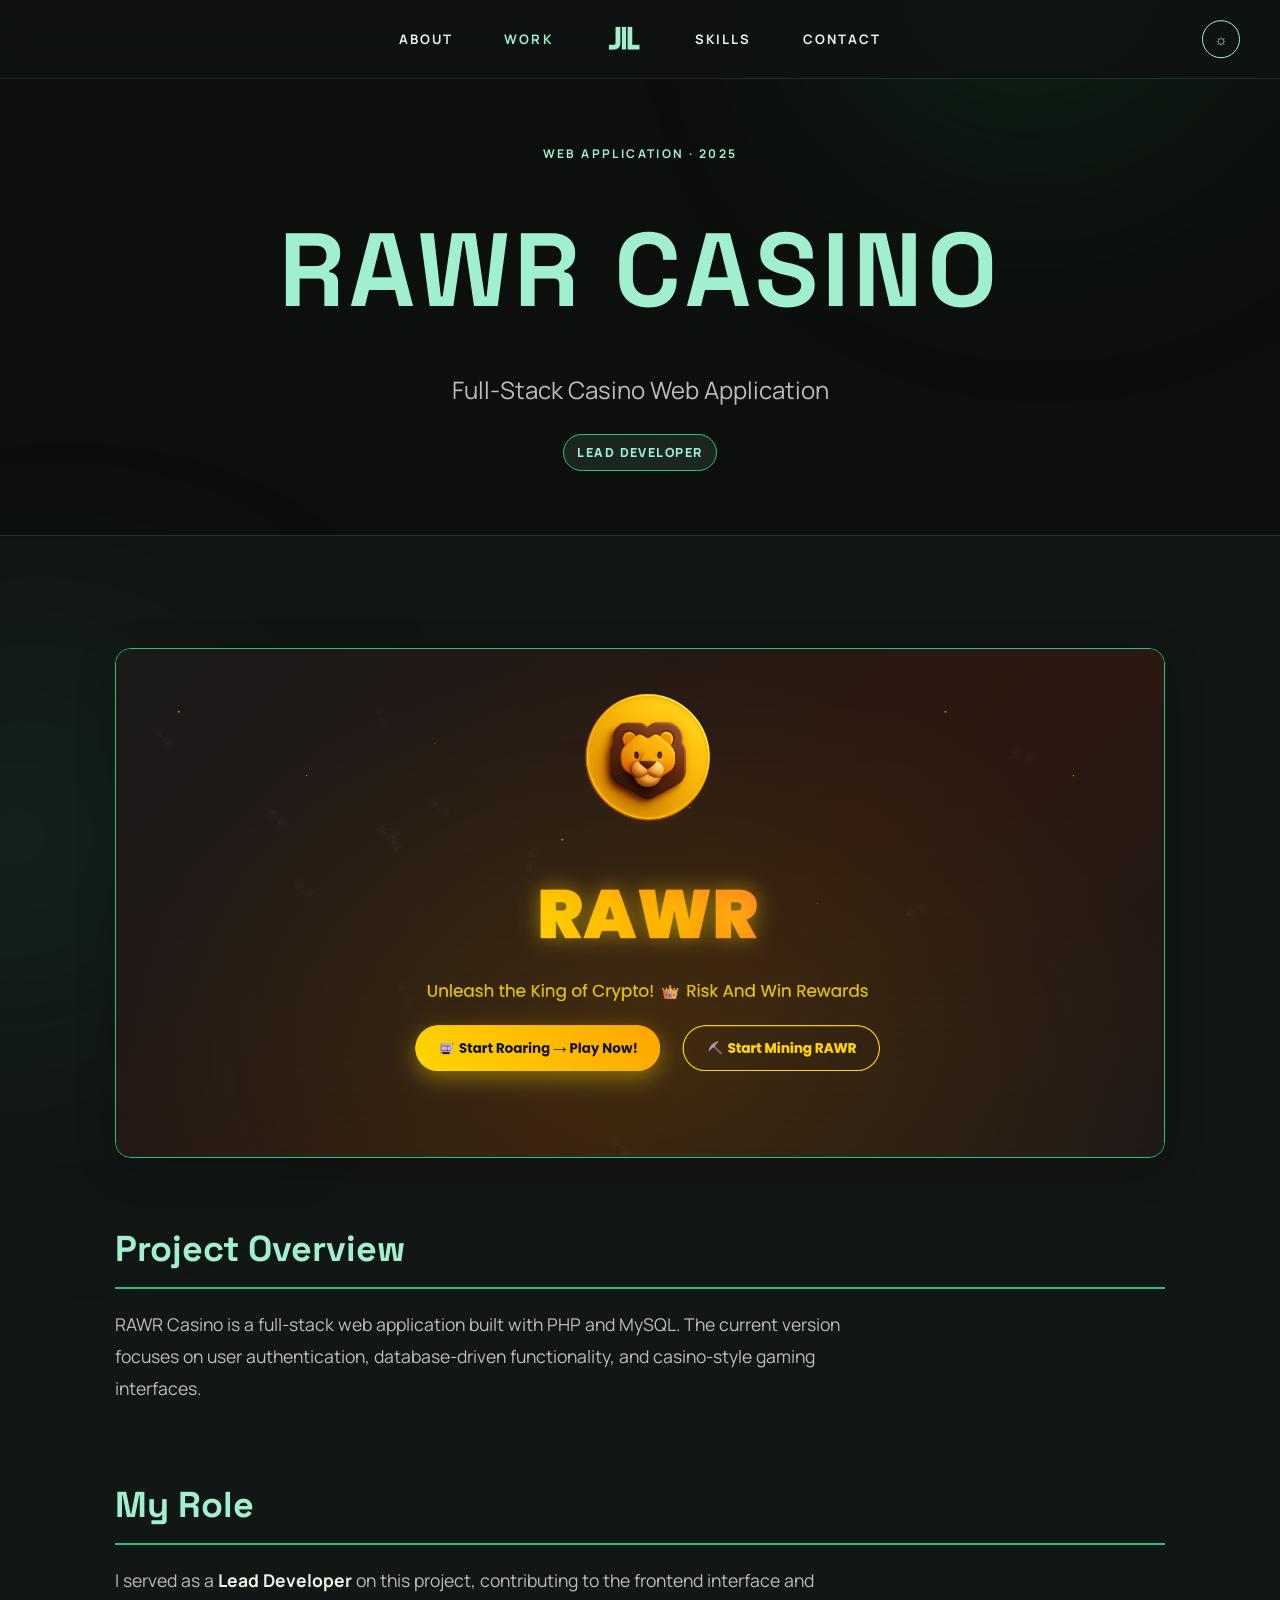
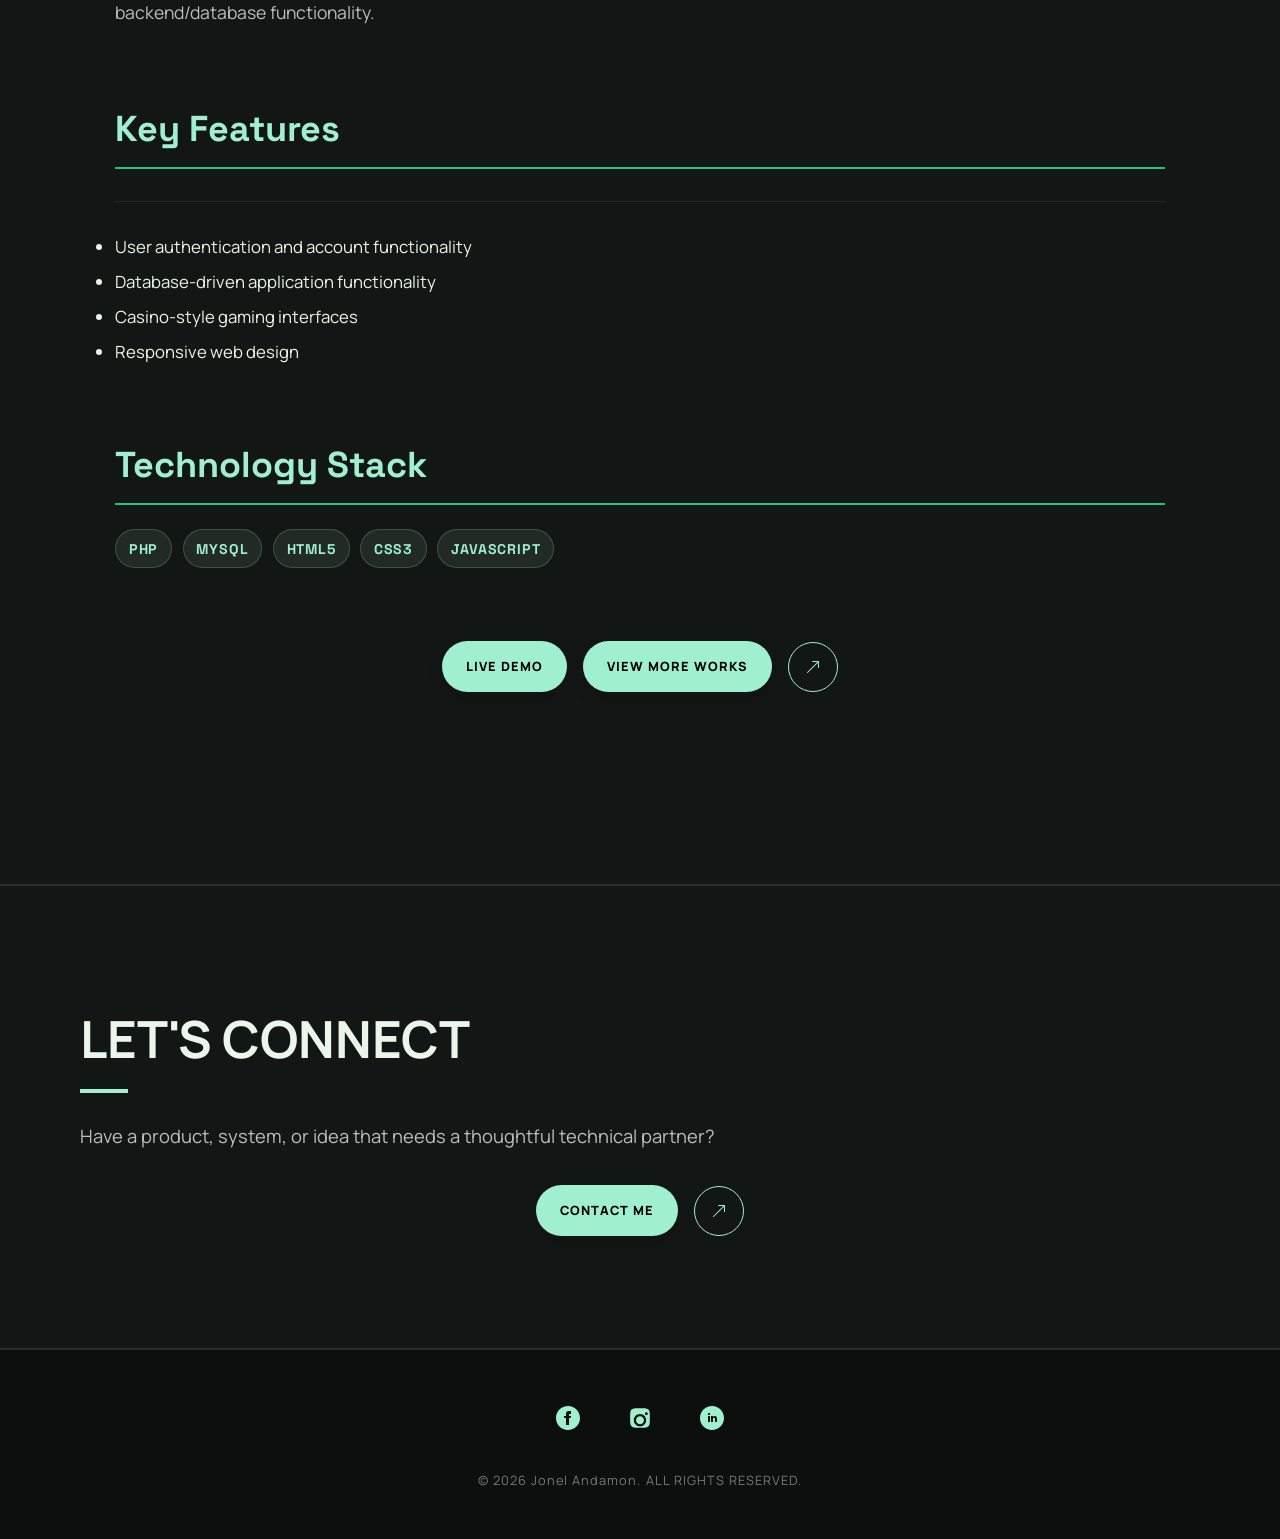
<file: projects/rawr/index.html>
<!DOCTYPE html>
<html lang="en">
<head>
    <meta charset="UTF-8">
    <meta name="viewport" content="width=device-width, initial-scale=1.0">
    <meta name="description" content="A full-stack PHP and MySQL casino web application developed by Jonel Andamon.">
    <meta property="og:title" content="RAWR Casino | Jonel Andamon">
    <meta property="og:description" content="A full-stack PHP and MySQL casino web application developed by Jonel Andamon.">
    <meta property="og:type" content="website">
    <title>RAWR Casino | Jonel Andamon</title>
    <link href="https://fonts.googleapis.com/css2?family=Manrope:wght@400;500;600;700;800&family=Space+Grotesk:wght@400;500;600;700&display=swap" rel="stylesheet">
    <link rel="stylesheet" href="https://unpkg.com/aos@2.3.1/dist/aos.css">
    <link rel="stylesheet" href="../../assets/css/portfolio.css">
    <link rel="icon" type="image/png" sizes="64x64" href="../../assets/images/branding/logo.png">
</head>
<body>
    <div class="top-shadow"></div>
    <div class="bottom-shadow"></div>
    <header>
        <div class="nav-container">
            <div class="mobile-logo">
                <a href="../../index.html"><img src="../../assets/images/branding/logo.png" alt="Portfolio logo"></a>
            </div>
            <button class="hamburger" id="hamburger" type="button" aria-label="Open navigation" aria-expanded="false" aria-controls="navLinks">
                <span class="line"></span><span class="line"></span><span class="line"></span>
            </button>
            <nav class="nav-links" id="navLinks">
                <a href="../../about.html">About</a>
                <a href="../../work.html" class="active">Work</a>
                <div class="logo"><a href="../../index.html"><img src="../../assets/images/branding/logo.png" alt="Portfolio logo"></a></div>
                <a href="../../skill.html">Skills</a>
                <a href="../../contact.html">Contact</a>
            </nav>
            <button class="theme-toggle" type="button" aria-label="Switch to light mode" title="Switch to light mode" aria-pressed="false">
                <span class="theme-icon" aria-hidden="true"></span>
                <span class="theme-label">Light mode</span>
            </button>
        </div>
    </header>
    <main>
        <section class="project-detail-hero" data-aos="fade-up">
            <div class="container">
                <p class="eyebrow">Web Application · 2025</p>
                <h1>RAWR CASINO</h1>
                <p class="project-detail-lead">Full-Stack Casino Web Application</p>
                <div class="project-role-badge">Lead Developer</div>
            </div>
        </section>
        <section class="section dark-section">
            <div class="container project-detail-content">
                <div class="project-hero-image" data-aos="fade-up">
                    <img src="../../projects/rawr/images/rawr-casino.png" alt="RAWR Casino web application interface">
                </div>
                <div class="project-detail-section" data-aos="fade-up">
    <h2>Project Overview</h2>
    <p class="details">RAWR Casino is a full-stack web application built with PHP and MySQL. The current version focuses on user authentication, database-driven functionality, and casino-style gaming interfaces.</p>
</div>
<div class="project-detail-section" data-aos="fade-up">
    <h2>My Role</h2>
    <p class="details">I served as a <strong>Lead Developer</strong> on this project, contributing to the frontend interface and backend/database functionality.</p>
</div>
<div class="project-detail-section" data-aos="fade-up">
    <h2>Key Features</h2>
    <ul class="project-features">
        <li>User authentication and account functionality</li>
        <li>Database-driven application functionality</li>
        <li>Casino-style gaming interfaces</li>
        <li>Responsive web design</li>
    </ul>
</div>
<div class="project-detail-section" data-aos="fade-up">
    <h2>Technology Stack</h2>
    <div class="tech-stack tech-stack-large"><span>PHP</span><span>MySQL</span><span>HTML5</span><span>CSS3</span><span>JavaScript</span></div>
</div>
                <div class="project-links project-bottom-navigation" data-aos="fade-up">
                    <a href="https://jonelba.github.io/RAWR-Demo/" class="action-button" target="_blank" rel="noopener noreferrer">Live Demo</a>
                    <a href="../../work.html" class="action-button">View More Works</a>
                    <a href="../../work.html" class="icon-button" aria-label="View more works">
                        <svg xmlns="http://www.w3.org/2000/svg" width="16" height="16" fill="currentColor" viewBox="0 0 16 16">
                            <path fill-rule="evenodd" d="M14 2.5a.5.5 0 0 0-.5-.5h-6a.5.5 0 0 0 0 1h4.793L2.146 13.146a.5.5 0 0 0 .708.708L13 3.707V8.5a.5.5 0 0 0 1 0v-6z"/>
                        </svg>
                    </a>
                </div>
            </div>
        </section>
    </main>

        <section id="contact" class="section dark-section project-page-connect">
            <div class="container">
                <h2 class="section-title" data-aos="fade-up">LET'S CONNECT</h2>
                <p class="section-text" data-aos="fade-up">Have a product, system, or idea that needs a thoughtful technical partner?</p>
                <div class="button-group" data-aos="fade-up">
                    <a href="../../contact.html" class="action-button">Contact Me</a>
                    <a href="../../contact.html" class="icon-button" aria-label="Contact me">
                        <svg xmlns="http://www.w3.org/2000/svg" width="16" height="16" fill="currentColor" viewBox="0 0 16 16">
                            <path fill-rule="evenodd" d="M14 2.5a.5.5 0 0 0-.5-.5h-6a.5.5 0 0 0 0 1h4.793L2.146 13.146a.5.5 0 0 0 .708.708L13 3.707V8.5a.5.5 0 0 0 1 0v-6z"/>
                        </svg>
                    </a>
                </div>
            </div>
        </section>
    <footer>
        <div class="social-links" data-aos="fade-up">
            <a href="https://www.facebook.com/share/1BYpJdVybT/" target="_blank" aria-label="Facebook" rel="noopener noreferrer">
                <svg xmlns="http://www.w3.org/2000/svg" width="24" height="24" viewBox="0 0 24 24" fill="var(--primary)">
                    <path d="M12 0c-6.627 0-12 5.373-12 12s5.373 12 12 12 12-5.373 12-12S18.627 0 12 0zm3 8h-1.35c-.538 0-.65.221-.65.778V10h2l-.209 2h-1.791v7h-3v-7h-2v-2h2V7.692C10 5.923 10.931 5 13.029 5H15v3z"/>
                </svg>
            </a>
            <a href="https://www.instagram.com/_dyoneeell?igsh=d3g4NmZldGcwbHEw" target="_blank" aria-label="Instagram" rel="noopener noreferrer">
                <svg xmlns="http://www.w3.org/2000/svg" width="24" height="24" viewBox="0 0 24 24" fill="var(--primary)">
                    <path d="M12 2.163c3.204 0 3.584.012 4.85.07 3.252.148 4.771 1.691 4.919 4.919.058 1.265.069 1.645.069 4.849 0 3.205-.012 3.584-.069 4.849-.149 3.225-1.664 4.771-4.919 4.919-1.266.058-1.644.07-4.85.07-3.204 0-3.584-.012-4.849-.07-3.26-.149-4.771-1.699-4.919-4.92-.058-1.265-.07-1.644-.07-4.849 0-3.204.013-3.583.07-4.849.149-3.227 1.664-4.771 4.919-4.919 1.266-.057 1.645-.069 4.849-.069zm0 5.838c-3.403 0-6.162 2.759-6.162 6.162s2.759 6.163 6.162 6.163 6.162-2.759 6.162-6.163c0-3.403-2.759-6.162-6.162-6.162zm0 10.162c-2.209 0-4-1.79-4-4 0-2.209 1.791-4 4-4s4 1.791 4 4c0 2.21-1.791 4-4 4zm6.406-11.845c-.796 0-1.441.645-1.441 1.44s.645 1.44 1.441 1.44c.795 0 1.439-.645 1.439-1.44s-.644-1.44-1.439-1.44z"/>
                </svg>
            </a>
            <a href="https://www.linkedin.com/in/jonel-andamon-7ba1b735b" target="_blank" aria-label="LinkedIn" rel="noopener noreferrer">
                <svg xmlns="http://www.w3.org/2000/svg" width="24" height="24" viewBox="0 0 24 24" fill="var(--primary)">
                    <path d="M12 0c-6.627 0-12 5.373-12 12s5.373 12 12 12 12-5.373 12-12S18.627 0 12 0zm-2 16H8v-6h2v6zM9 9.109C8.393 9.109 7.9 8.613 7.9 8S8.392 6.891 9 6.891 10.1 7.388 10.1 8c0 .613-.493 1.109-1.1 1.109zM17 16h-1.998v-2.861c0-1.881-2.002-1.722-2.002 0V16h-2v-6h2v1.093c.872-1.616 4-1.736 4 1.548V16z"/>
                </svg>
            </a>
        </div>
        <p class="copyright"></p>
    </footer>
    <script src="https://unpkg.com/aos@2.3.1/dist/aos.js"></script>
    <script src="../../assets/js/portfolio.js"></script>
</body>
</html>
</file>
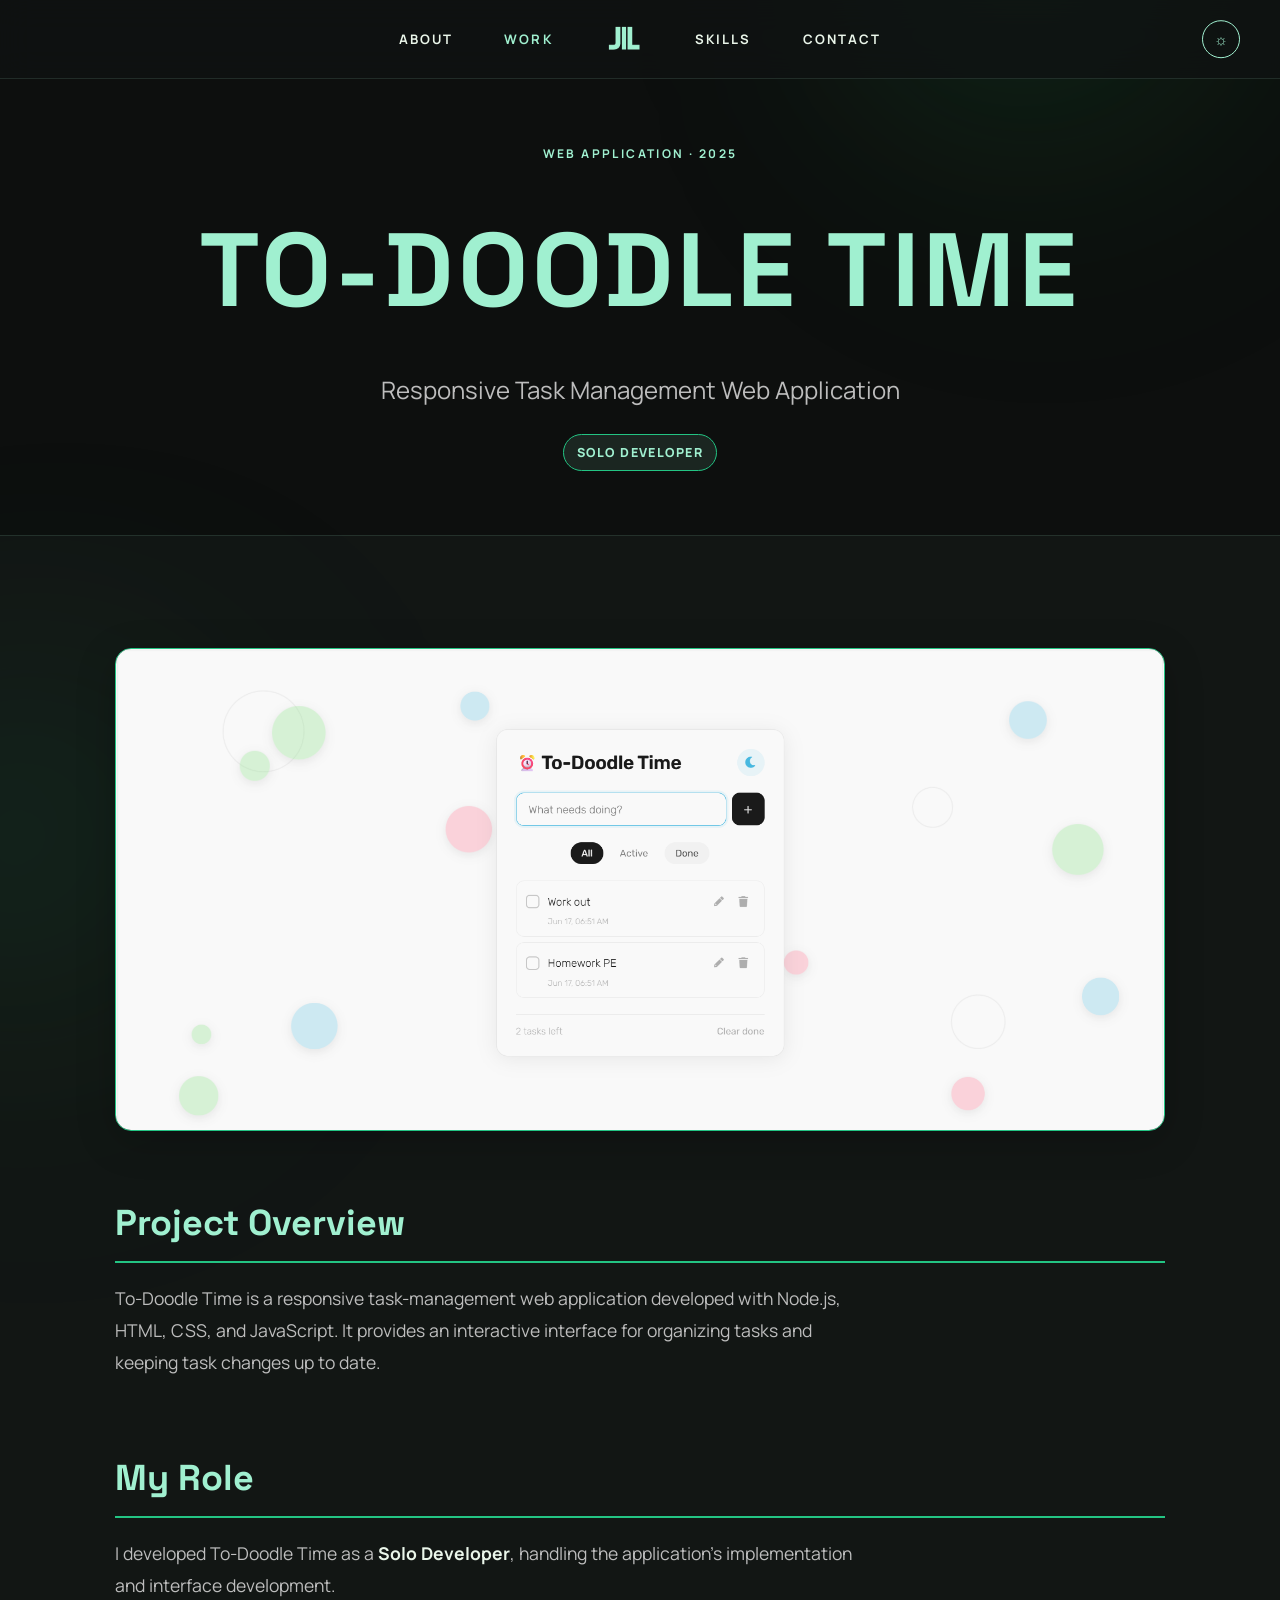
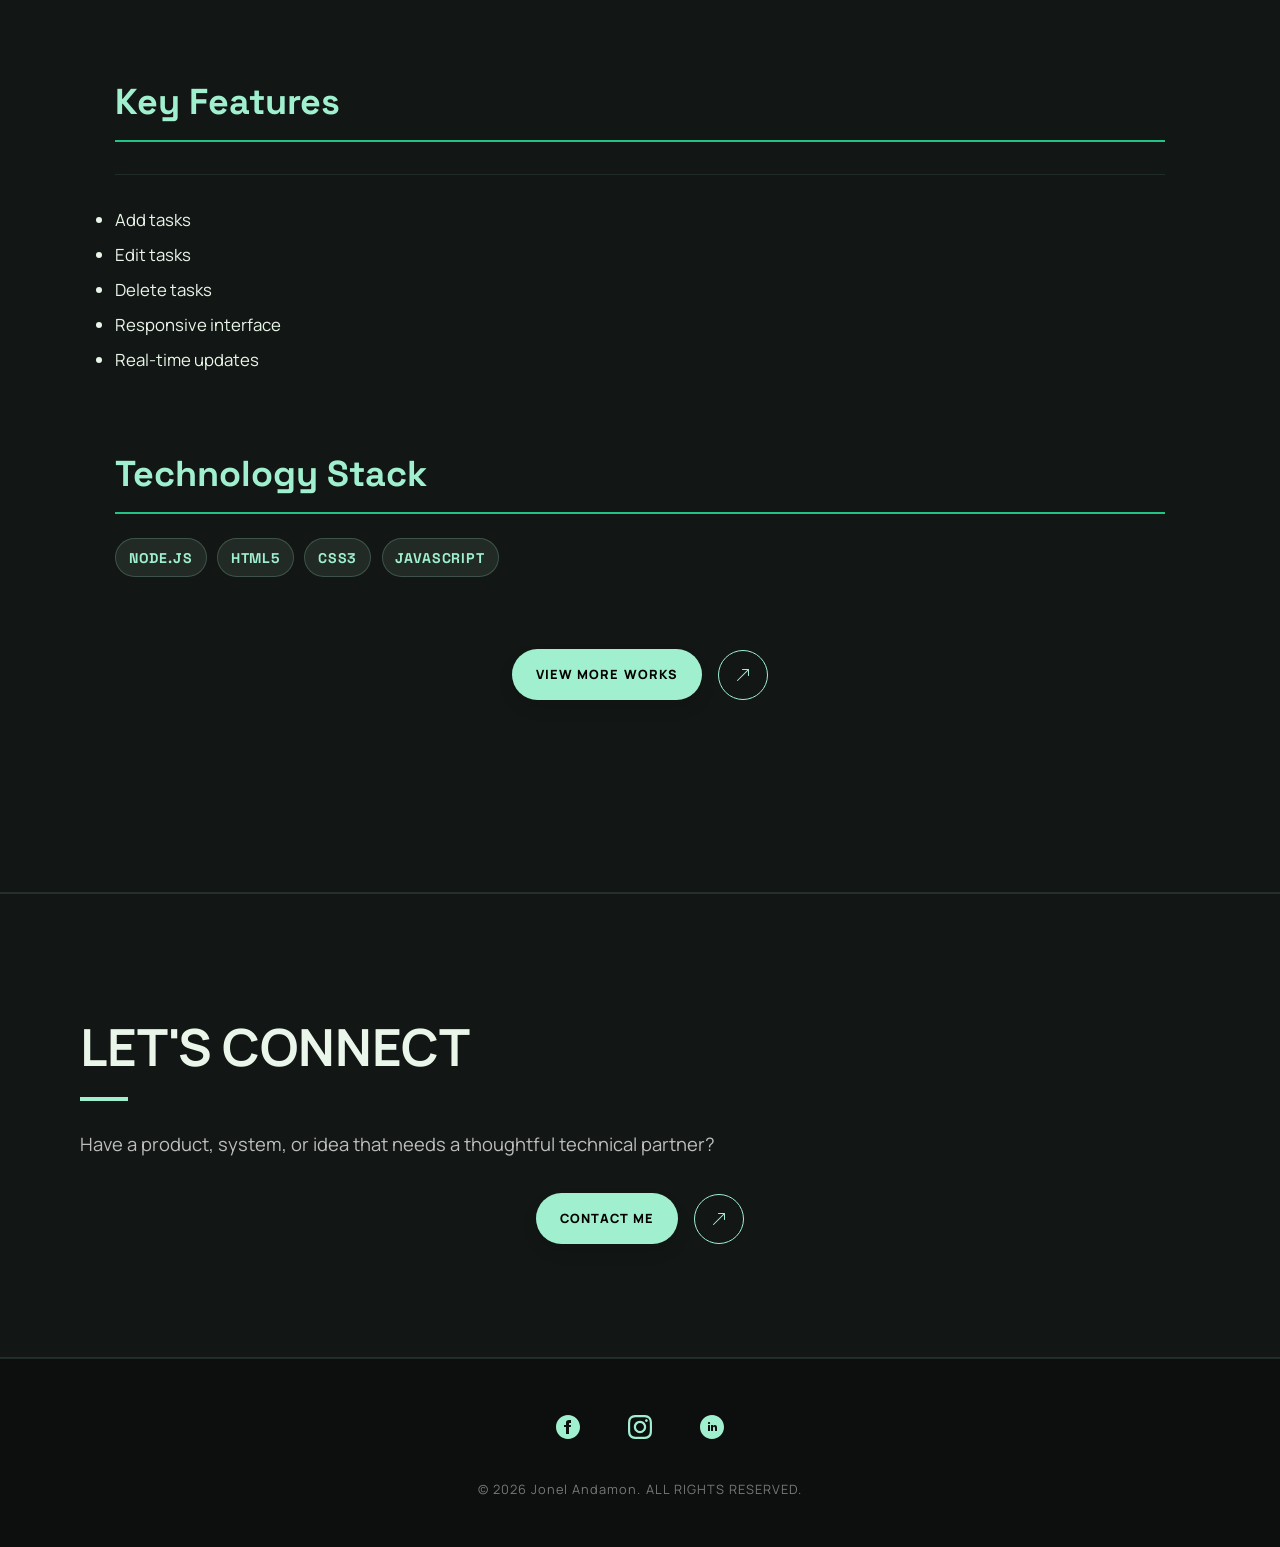
<file: projects/to-doodle-time/index.html>
<!DOCTYPE html>
<html lang="en">
<head>
    <meta charset="UTF-8">
    <meta name="viewport" content="width=device-width, initial-scale=1.0">
    <meta name="description" content="A responsive Node.js task-management web application developed by Jonel Andamon.">
    <meta property="og:title" content="To-Doodle Time | Jonel Andamon">
    <meta property="og:description" content="A responsive Node.js task-management web application developed by Jonel Andamon.">
    <meta property="og:type" content="website">
    <title>To-Doodle Time | Jonel Andamon</title>
    <link href="https://fonts.googleapis.com/css2?family=Manrope:wght@400;500;600;700;800&family=Space+Grotesk:wght@400;500;600;700&display=swap" rel="stylesheet">
    <link rel="stylesheet" href="https://unpkg.com/aos@2.3.1/dist/aos.css">
    <link rel="stylesheet" href="../../assets/css/portfolio.css">
    <link rel="icon" type="image/png" sizes="64x64" href="../../assets/images/branding/logo.png">
</head>
<body>
    <div class="top-shadow"></div>
    <div class="bottom-shadow"></div>
    <header>
        <div class="nav-container">
            <div class="mobile-logo">
                <a href="../../index.html"><img src="../../assets/images/branding/logo.png" alt="Portfolio logo"></a>
            </div>
            <button class="hamburger" id="hamburger" type="button" aria-label="Open navigation" aria-expanded="false" aria-controls="navLinks">
                <span class="line"></span><span class="line"></span><span class="line"></span>
            </button>
            <nav class="nav-links" id="navLinks">
                <a href="../../about.html">About</a>
                <a href="../../work.html" class="active">Work</a>
                <div class="logo"><a href="../../index.html"><img src="../../assets/images/branding/logo.png" alt="Portfolio logo"></a></div>
                <a href="../../skill.html">Skills</a>
                <a href="../../contact.html">Contact</a>
            </nav>
            <button class="theme-toggle" type="button" aria-label="Switch to light mode" title="Switch to light mode" aria-pressed="false">
                <span class="theme-icon" aria-hidden="true"></span>
                <span class="theme-label">Light mode</span>
            </button>
        </div>
    </header>
    <main>
        <section class="project-detail-hero" data-aos="fade-up">
            <div class="container">
                <p class="eyebrow">Web Application · 2025</p>
                <h1>TO-DOODLE TIME</h1>
                <p class="project-detail-lead">Responsive Task Management Web Application</p>
                <div class="project-role-badge">Solo Developer</div>
            </div>
        </section>
        <section class="section dark-section">
            <div class="container project-detail-content">
                <div class="project-hero-image" data-aos="fade-up">
                    <img src="../../projects/to-doodle-time/images/todoodle.png" alt="To-Doodle Time task management web application interface">
                </div>
                <div class="project-detail-section" data-aos="fade-up">
    <h2>Project Overview</h2>
    <p class="details">To-Doodle Time is a responsive task-management web application developed with Node.js, HTML, CSS, and JavaScript. It provides an interactive interface for organizing tasks and keeping task changes up to date.</p>
</div>
<div class="project-detail-section" data-aos="fade-up">
    <h2>My Role</h2>
    <p class="details">I developed To-Doodle Time as a <strong>Solo Developer</strong>, handling the application's implementation and interface development.</p>
</div>
<div class="project-detail-section" data-aos="fade-up">
    <h2>Key Features</h2>
    <ul class="project-features">
        <li>Add tasks</li>
        <li>Edit tasks</li>
        <li>Delete tasks</li>
        <li>Responsive interface</li>
        <li>Real-time updates</li>
    </ul>
</div>
<div class="project-detail-section" data-aos="fade-up">
    <h2>Technology Stack</h2>
    <div class="tech-stack tech-stack-large"><span>Node.js</span><span>HTML5</span><span>CSS3</span><span>JavaScript</span></div>
</div>
                <div class="project-links project-bottom-navigation" data-aos="fade-up">
                    <a href="../../work.html" class="action-button">View More Works</a>
                    <a href="../../work.html" class="icon-button" aria-label="View more works">
                        <svg xmlns="http://www.w3.org/2000/svg" width="16" height="16" fill="currentColor" viewBox="0 0 16 16">
                            <path fill-rule="evenodd" d="M14 2.5a.5.5 0 0 0-.5-.5h-6a.5.5 0 0 0 0 1h4.793L2.146 13.146a.5.5 0 0 0 .708.708L13 3.707V8.5a.5.5 0 0 0 1 0v-6z"/>
                        </svg>
                    </a>
                </div>
            </div>
        </section>
    </main>

        <section id="contact" class="section dark-section project-page-connect">
            <div class="container">
                <h2 class="section-title" data-aos="fade-up">LET'S CONNECT</h2>
                <p class="section-text" data-aos="fade-up">Have a product, system, or idea that needs a thoughtful technical partner?</p>
                <div class="button-group" data-aos="fade-up">
                    <a href="../../contact.html" class="action-button">Contact Me</a>
                    <a href="../../contact.html" class="icon-button" aria-label="Contact me">
                        <svg xmlns="http://www.w3.org/2000/svg" width="16" height="16" fill="currentColor" viewBox="0 0 16 16">
                            <path fill-rule="evenodd" d="M14 2.5a.5.5 0 0 0-.5-.5h-6a.5.5 0 0 0 0 1h4.793L2.146 13.146a.5.5 0 0 0 .708.708L13 3.707V8.5a.5.5 0 0 0 1 0v-6z"/>
                        </svg>
                    </a>
                </div>
            </div>
        </section>
    <footer>
        <div class="social-links" data-aos="fade-up">
            <a href="https://www.facebook.com/share/1BYpJdVybT/" target="_blank" rel="noopener noreferrer" aria-label="Facebook">
                <svg xmlns="http://www.w3.org/2000/svg" width="24" height="24" viewBox="0 0 24 24" fill="var(--primary)">
                    <path d="M12 0c-6.627 0-12 5.373-12 12s5.373 12 12 12 12-5.373 12-12-5.373-12-12-12zm3 8h-1.35c-.538 0-.65.221-.65.778v1.222h2l-.209 2h-1.791v7h-3v-7h-2v-2h2v-2.308c0-1.769.931-2.692 3.029-2.692h1.971v3z"/>
                </svg>
            </a>
            <a href="https://www.instagram.com/_dyoneeell?igsh=d3g4NmZldGcwbHEw" target="_blank" rel="noopener noreferrer" aria-label="Instagram">
                <svg xmlns="http://www.w3.org/2000/svg" width="24" height="24" viewBox="0 0 24 24" fill="var(--primary)">
                    <path d="M12 2.163c3.204 0 3.584.012 4.85.07 3.252.148 4.771 1.691 4.919 4.919.058 1.265.069 1.645.069 4.849 0 3.205-.012 3.584-.069 4.849-.149 3.225-1.664 4.771-4.919 4.919-1.266.058-1.644.07-4.85.07-3.204 0-3.584-.012-4.849-.07-3.26-.149-4.771-1.699-4.919-4.92-.058-1.265-.07-1.644-.07-4.849 0-3.204.013-3.583.07-4.849.149-3.227 1.664-4.771 4.919-4.919 1.266-.057 1.645-.069 4.849-.069zm0-2.163c-3.259 0-3.667.014-4.947.072-4.358.2-6.78 2.618-6.98 6.98-.059 1.281-.073 1.689-.073 4.948 0 3.259.014 3.668.072 4.948.2 4.358 2.618 6.78 6.98 6.98 1.281.058 1.689.072 4.948.072 3.259 0 3.668-.014 4.948-.072 4.354-.2 6.782-2.618 6.979-6.98.059-1.28.073-1.689.073-4.948 0-3.204-.012-3.667-.072-4.947-.196-4.354-2.617-6.78-6.979-6.98-1.281-.059-1.69-.073-4.949-.073zm0 5.838c-3.403 0-6.162 2.759-6.162 6.162s2.759 6.163 6.162 6.163 6.162-2.759 6.162-6.163c0-3.403-2.759-6.162-6.162-6.162zm0 10.162c-2.209 0-4-1.79-4-4 0-2.209 1.791-4 4-4s4 1.79 4 4c0 2.21-1.791 4-4 4zm6.406-11.845c-.796 0-1.441.645-1.441 1.44s.645 1.44 1.441 1.44c.795 0 1.439-.645 1.439-1.44s-.644-1.44-1.439-1.44z"/>
                </svg>
            </a>
            <a href="https://www.linkedin.com/in/jonel-andamon-7ba1b735b?trk=contact-info" target="_blank" rel="noopener noreferrer" aria-label="LinkedIn">
                <svg xmlns="http://www.w3.org/2000/svg" width="24" height="24" viewBox="0 0 24 24" fill="var(--primary)">
                    <path d="M12 0c-6.627 0-12 5.373-12 12s5.373 12 12 12 12-5.373 12-12-5.373-12-12-12zm-2 16h-2v-6h2v6zm-1-6.891c-.607 0-1.1-.496-1.1-1.109 0-.612.492-1.109 1.1-1.109s1.1.497 1.1 1.109c0 .613-.493 1.109-1.1 1.109zm8 6.891h-1.998v-2.861c0-1.881-2.002-1.722-2.002 0v2.861h-2v-6h2v1.093c.872-1.616 4-1.736 4 1.548v3.359z"/>
                </svg>
            </a>
        </div>
        <p class="copyright">© 2026 Jonel Andamon. ALL RIGHTS RESERVED.</p>
    </footer>
    <script src="https://unpkg.com/aos@2.3.1/dist/aos.js"></script>
    <script src="../../assets/js/portfolio.js"></script>
</body>
</html>
</file>
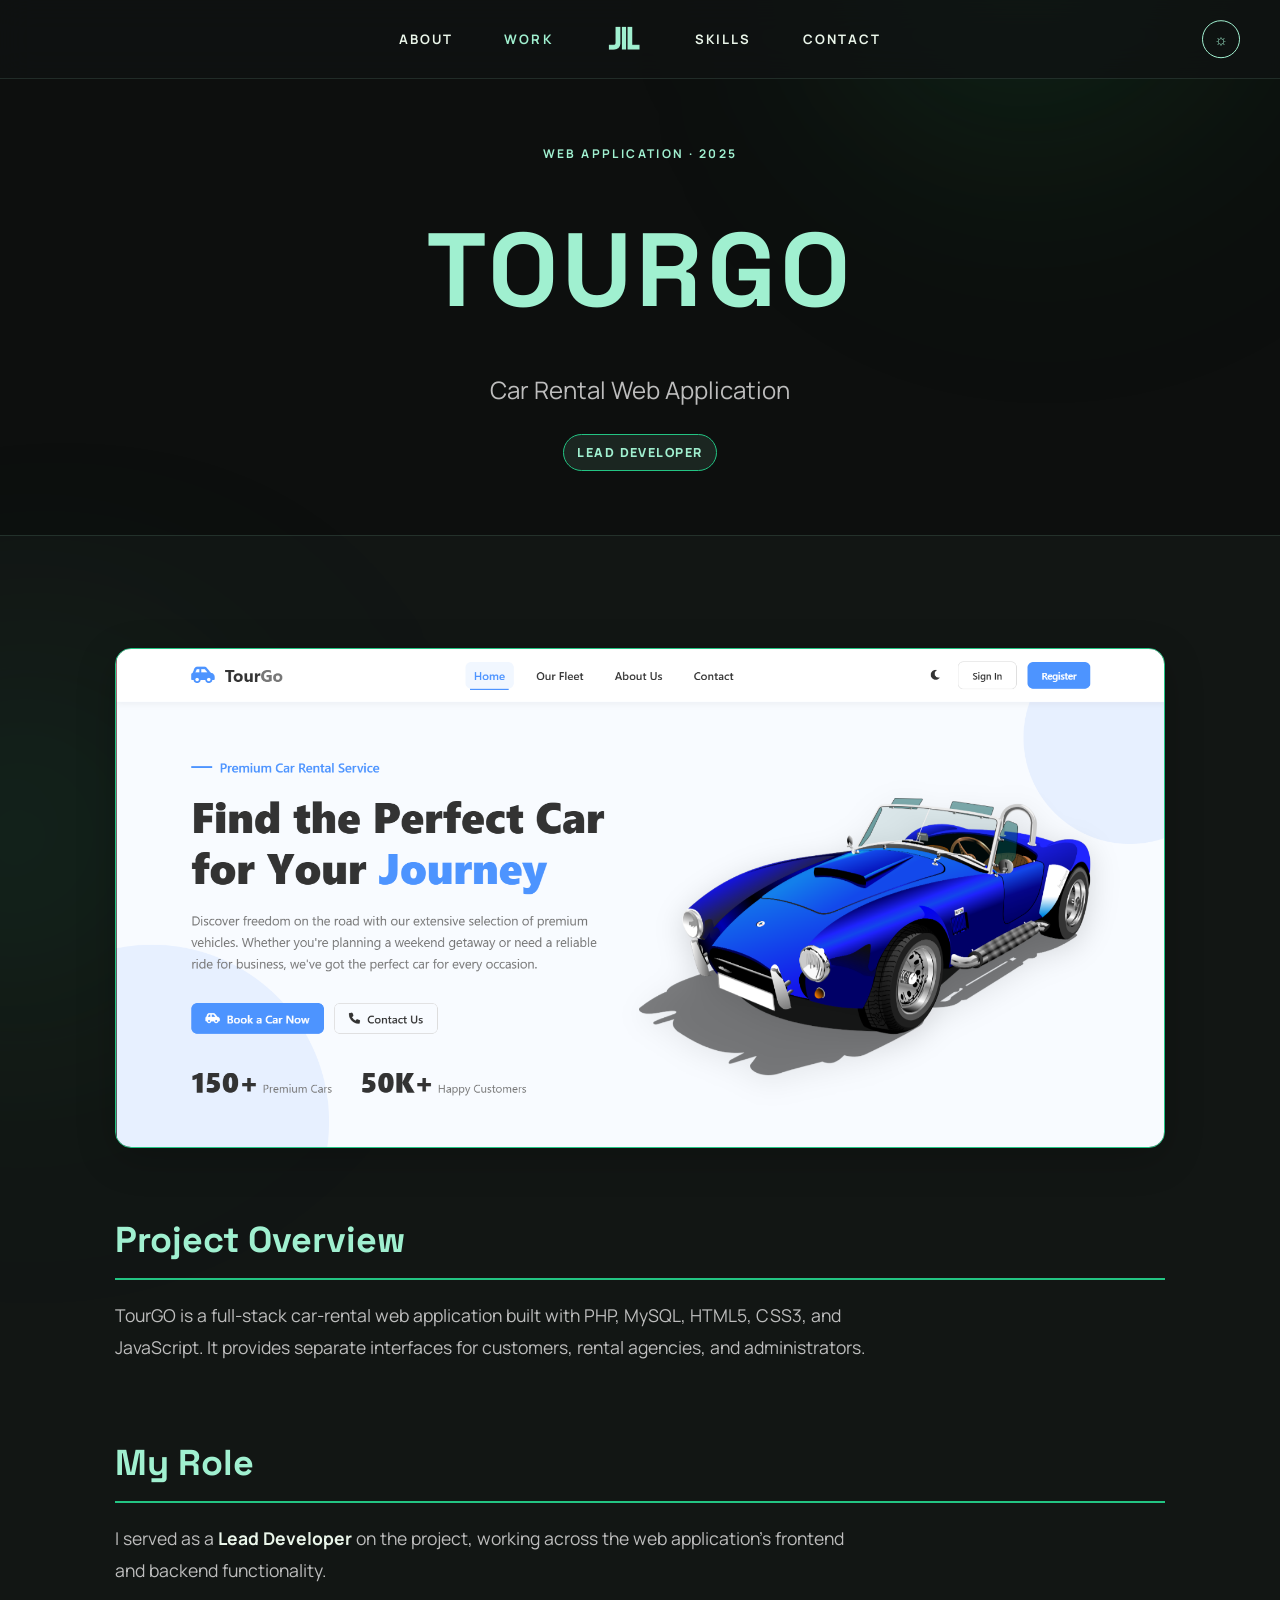
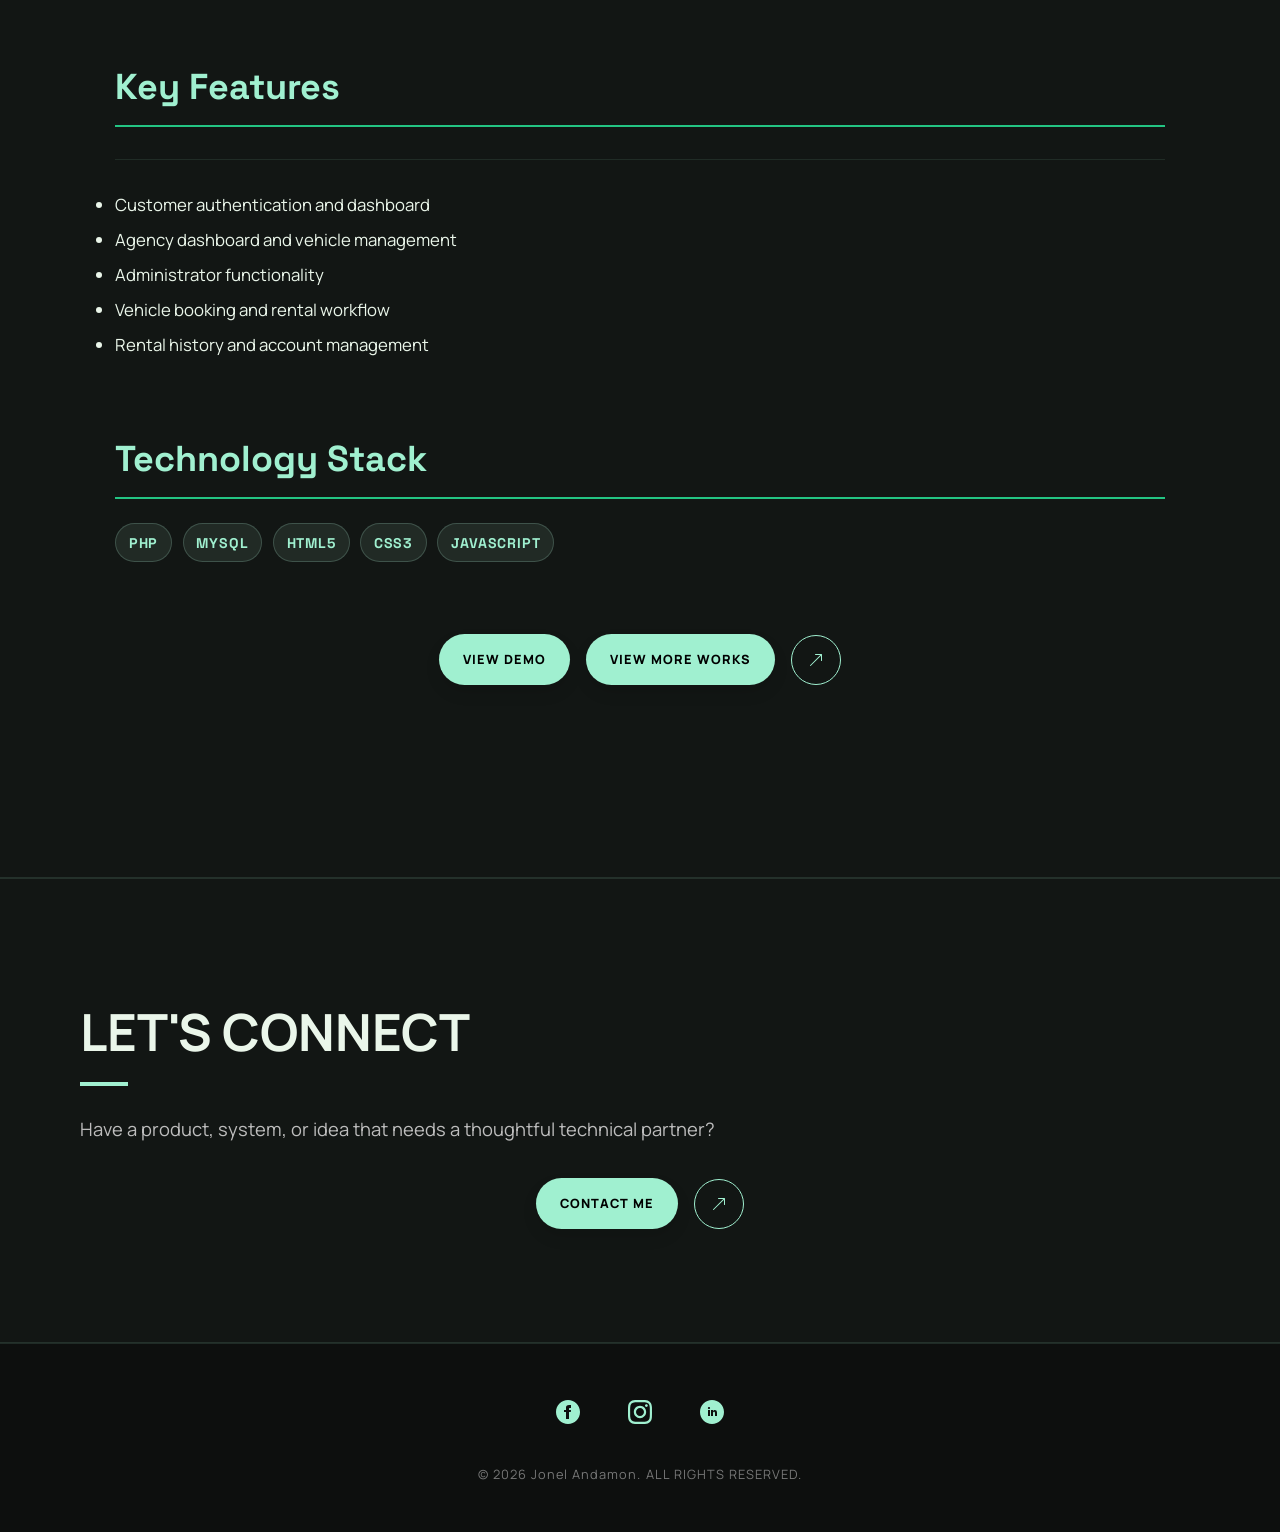
<file: projects/tourgo/index.html>
<!DOCTYPE html>
<html lang="en">
<head>
    <meta charset="UTF-8">
    <meta name="viewport" content="width=device-width, initial-scale=1.0">
    <meta name="description" content="A full-stack PHP and MySQL car-rental web application with customer, agency, and administrator workflows.">
    <meta property="og:title" content="TourGO | Jonel Andamon">
    <meta property="og:description" content="A full-stack PHP and MySQL car-rental web application with customer, agency, and administrator workflows.">
    <meta property="og:type" content="website">
    <title>TourGO | Jonel Andamon</title>
    <link href="https://fonts.googleapis.com/css2?family=Manrope:wght@400;500;600;700;800&family=Space+Grotesk:wght@400;500;600;700&display=swap" rel="stylesheet">
    <link rel="stylesheet" href="https://unpkg.com/aos@2.3.1/dist/aos.css">
    <link rel="stylesheet" href="../../assets/css/portfolio.css">
    <link rel="icon" type="image/png" sizes="64x64" href="../../assets/images/branding/logo.png">
</head>
<body>
    <div class="top-shadow"></div>
    <div class="bottom-shadow"></div>
    <header>
        <div class="nav-container">
            <div class="mobile-logo">
                <a href="../../index.html"><img src="../../assets/images/branding/logo.png" alt="Portfolio logo"></a>
            </div>
            <button class="hamburger" id="hamburger" type="button" aria-label="Open navigation" aria-expanded="false" aria-controls="navLinks">
                <span class="line"></span><span class="line"></span><span class="line"></span>
            </button>
            <nav class="nav-links" id="navLinks">
                <a href="../../about.html">About</a>
                <a href="../../work.html" class="active">Work</a>
                <div class="logo"><a href="../../index.html"><img src="../../assets/images/branding/logo.png" alt="Portfolio logo"></a></div>
                <a href="../../skill.html">Skills</a>
                <a href="../../contact.html">Contact</a>
            </nav>
            <button class="theme-toggle" type="button" aria-label="Switch to light mode" title="Switch to light mode" aria-pressed="false">
                <span class="theme-icon" aria-hidden="true"></span>
                <span class="theme-label">Light mode</span>
            </button>
        </div>
    </header>
    <main>
        <section class="project-detail-hero" data-aos="fade-up">
            <div class="container">
                <p class="eyebrow">Web Application · 2025</p>
                <h1>TOURGO</h1>
                <p class="project-detail-lead">Car Rental Web Application</p>
                <div class="project-role-badge">Lead Developer</div>
            </div>
        </section>
        <section class="section dark-section">
            <div class="container project-detail-content">
                <div class="project-hero-image" data-aos="fade-up">
                    <img src="../../projects/tourgo/images/tourgo.png" alt="TourGO car rental web application interface">
                </div>
                <div class="project-detail-section" data-aos="fade-up">
    <h2>Project Overview</h2>
    <p class="details">TourGO is a full-stack car-rental web application built with PHP, MySQL, HTML5, CSS3, and JavaScript. It provides separate interfaces for customers, rental agencies, and administrators.</p>
</div>
<div class="project-detail-section" data-aos="fade-up">
    <h2>My Role</h2>
    <p class="details">I served as a <strong>Lead Developer</strong> on the project, working across the web application's frontend and backend functionality.</p>
</div>
<div class="project-detail-section" data-aos="fade-up">
    <h2>Key Features</h2>
    <ul class="project-features">
        <li>Customer authentication and dashboard</li>
        <li>Agency dashboard and vehicle management</li>
        <li>Administrator functionality</li>
        <li>Vehicle booking and rental workflow</li>
        <li>Rental history and account management</li>
    </ul>
</div>
<div class="project-detail-section" data-aos="fade-up">
    <h2>Technology Stack</h2>
    <div class="tech-stack tech-stack-large"><span>PHP</span><span>MySQL</span><span>HTML5</span><span>CSS3</span><span>JavaScript</span></div>
</div>
                <div class="project-links project-bottom-navigation" data-aos="fade-up">
                    <a href="https://jonelba.github.io/TourGO/" class="action-button" target="_blank" rel="noopener noreferrer">View Demo</a>
                    <a href="../../work.html" class="action-button">View More Works</a>
                    <a href="../../work.html" class="icon-button" aria-label="View more works">
                        <svg xmlns="http://www.w3.org/2000/svg" width="16" height="16" fill="currentColor" viewBox="0 0 16 16">
                            <path fill-rule="evenodd" d="M14 2.5a.5.5 0 0 0-.5-.5h-6a.5.5 0 0 0 0 1h4.793L2.146 13.146a.5.5 0 0 0 .708.708L13 3.707V8.5a.5.5 0 0 0 1 0v-6z"/>
                        </svg>
                    </a>
                </div>
            </div>
        </section>
    </main>

        <section id="contact" class="section dark-section project-page-connect">
            <div class="container">
                <h2 class="section-title" data-aos="fade-up">LET'S CONNECT</h2>
                <p class="section-text" data-aos="fade-up">Have a product, system, or idea that needs a thoughtful technical partner?</p>
                <div class="button-group" data-aos="fade-up">
                    <a href="../../contact.html" class="action-button">Contact Me</a>
                    <a href="../../contact.html" class="icon-button" aria-label="Contact me">
                        <svg xmlns="http://www.w3.org/2000/svg" width="16" height="16" fill="currentColor" viewBox="0 0 16 16">
                            <path fill-rule="evenodd" d="M14 2.5a.5.5 0 0 0-.5-.5h-6a.5.5 0 0 0 0 1h4.793L2.146 13.146a.5.5 0 0 0 .708.708L13 3.707V8.5a.5.5 0 0 0 1 0v-6z"/>
                        </svg>
                    </a>
                </div>
            </div>
        </section>
    <footer>
        <div class="social-links" data-aos="fade-up">
            <a href="https://www.facebook.com/share/1BYpJdVybT/" target="_blank" rel="noopener noreferrer" aria-label="Facebook">
                <svg xmlns="http://www.w3.org/2000/svg" width="24" height="24" viewBox="0 0 24 24" fill="var(--primary)" aria-hidden="true"><path d="M12 0c-6.627 0-12 5.373-12 12s5.373 12 12 12 12-5.373 12-12-5.373-12-12-12zm3 8h-1.35c-.538 0-.65.221-.65.778v1.222h2l-.209 2h-1.791v7h-3v-7h-2v-2h2v-2.308c0-1.769.931-2.692 3.029-2.692h1.971v3z"/></svg>
            </a>
            <a href="https://www.instagram.com/_dyoneeell?igsh=d3g4NmZldGcwbHEw" target="_blank" rel="noopener noreferrer" aria-label="Instagram">
                <svg xmlns="http://www.w3.org/2000/svg" width="24" height="24" viewBox="0 0 24 24" fill="var(--primary)" aria-hidden="true"><path d="M12 2.163c3.204 0 3.584.012 4.85.07 3.252.148 4.771 1.691 4.919 4.919.058 1.265.069 1.645.069 4.849 0 3.205-.012 3.584-.069 4.849-.149 3.225-1.664 4.771-4.919 4.919-1.266.058-1.644.07-4.85.07-3.204 0-3.584-.012-4.849-.07-3.26-.149-4.771-1.699-4.919-4.92-.058-1.265-.07-1.644-.07-4.849 0-3.204.013-3.583.07-4.849.149-3.227 1.664-4.771 4.919-4.919 1.266-.057 1.645-.069 4.849-.069zm0-2.163c-3.259 0-3.667.014-4.947.072-4.358.2-6.78 2.618-6.98 6.98-.059 1.281-.073 1.689-.073 4.948 0 3.259.014 3.668.072 4.948.2 4.358 2.618 6.78 6.98 6.98 1.281.058 1.689.072 4.948.072 3.259 0 3.668-.014 4.948-.072 4.354-.2 6.782-2.618 6.979-6.98.059-1.28.073-1.689.073-4.948 0-3.204-.012-3.667-.072-4.947-.196-4.354-2.617-6.78-6.979-6.98-1.281-.059-1.69-.073-4.949-.073zm0 5.838c-3.403 0-6.162 2.759-6.162 6.162s2.759 6.163 6.162 6.163 6.162-2.759 6.162-6.163c0-3.403-2.759-6.162-6.162-6.162zm0 10.162c-2.209 0-4-1.79-4-4 0-2.209 1.791-4 4-4s4 1.79 4 4c0 2.21-1.791 4-4 4zm6.406-11.845c-.796 0-1.441.645-1.441 1.44s.645 1.44 1.441 1.44c.795 0 1.439-.645 1.439-1.44s-.644-1.44-1.439-1.44z"/></svg>
            </a>
            <a href="https://www.linkedin.com/in/jonel-andamon-7ba1b735b" target="_blank" rel="noopener noreferrer" aria-label="LinkedIn">
                <svg xmlns="http://www.w3.org/2000/svg" width="24" height="24" viewBox="0 0 24 24" fill="var(--primary)" aria-hidden="true"><path d="M12 0c-6.627 0-12 5.373-12 12s5.373 12 12 12 12-5.373 12-12-5.373-12-12-12zm-2 16h-2v-6h2v6zm-1-6.891c-.607 0-1.1-.496-1.1-1.109 0-.612.492-1.109 1.1-1.109s1.1.497 1.1 1.109c0 .613-.493 1.109-1.1 1.109zm8 6.891h-1.998v-2.861c0-1.881-2.002-1.722-2.002 0v2.861h-2v-6h2v1.093c.872-1.616 4-1.736 4 1.548v3.359z"/></svg>
            </a>
        </div>
        <p class="copyright">© 2026 Jonel Andamon. ALL RIGHTS RESERVED.</p>
    </footer>
    <script src="https://unpkg.com/aos@2.3.1/dist/aos.js"></script>
    <script src="../../assets/js/portfolio.js"></script>
</body>
</html>
</file>
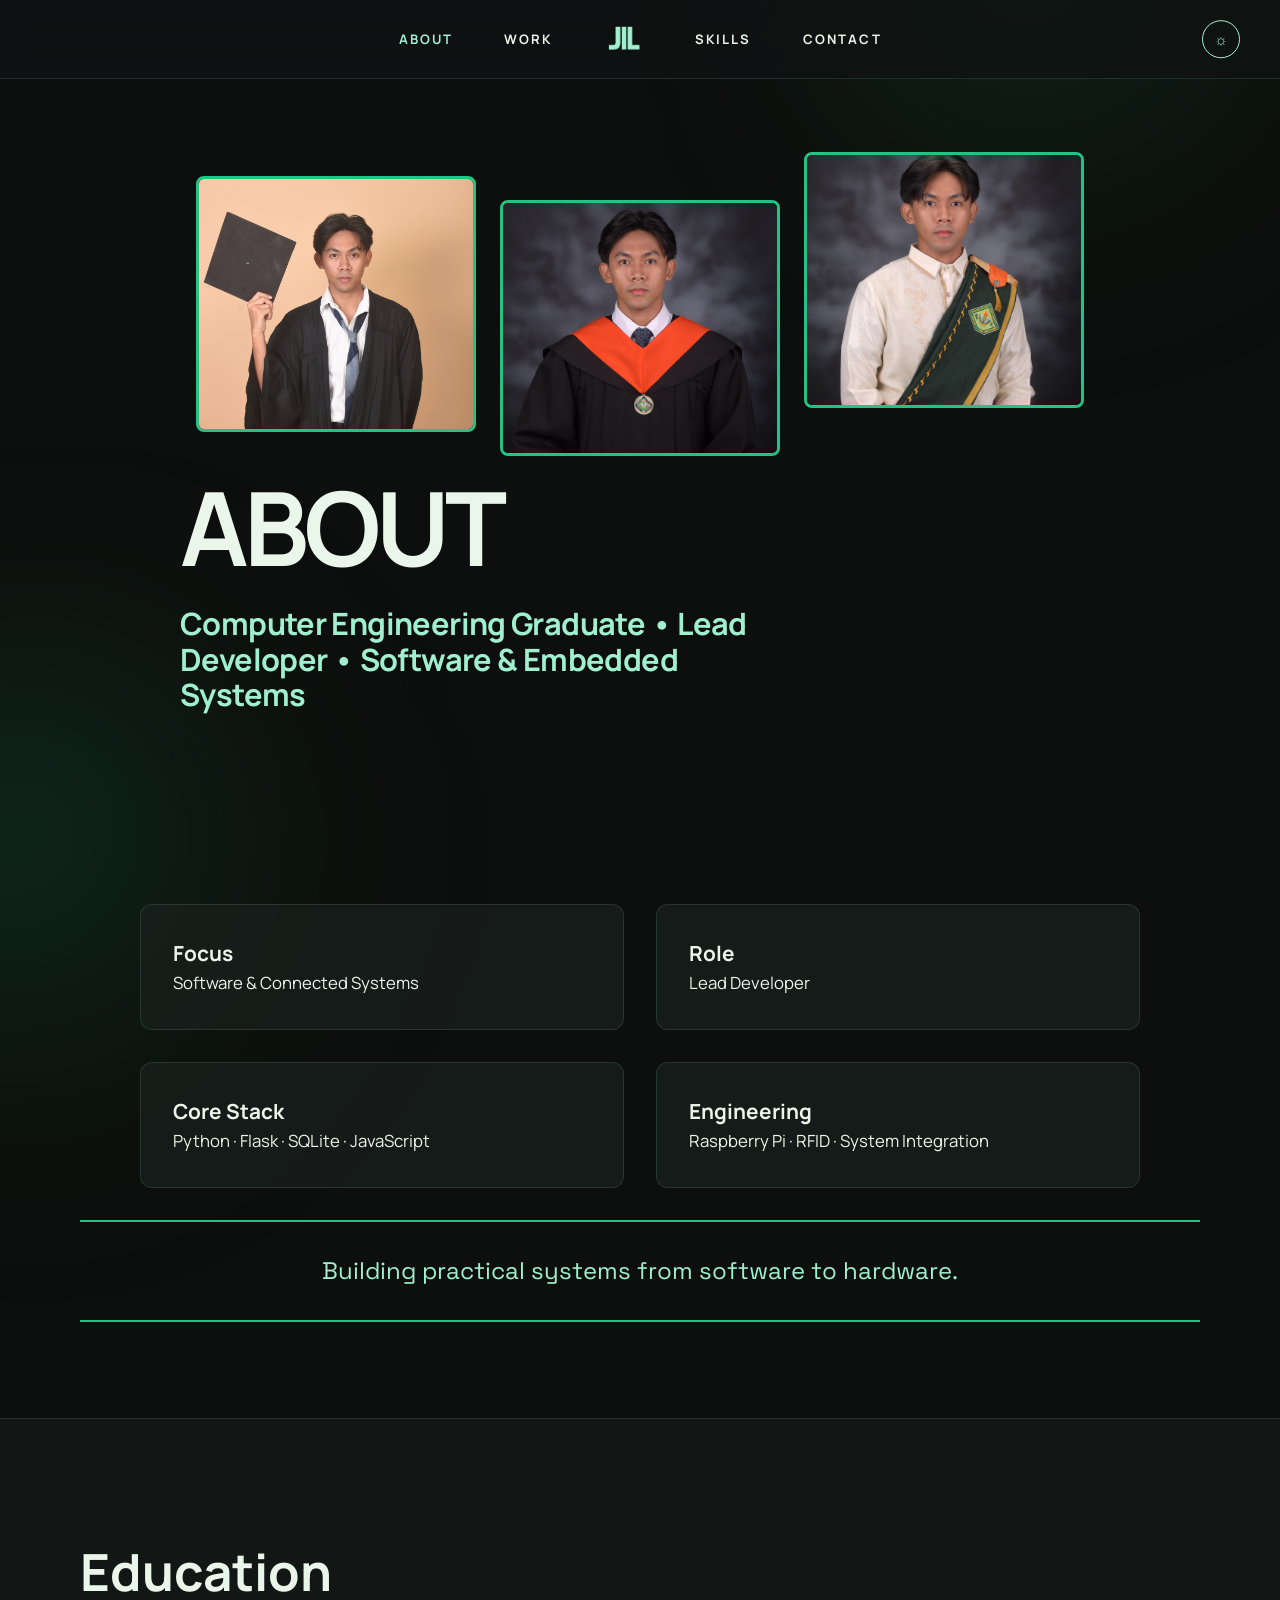
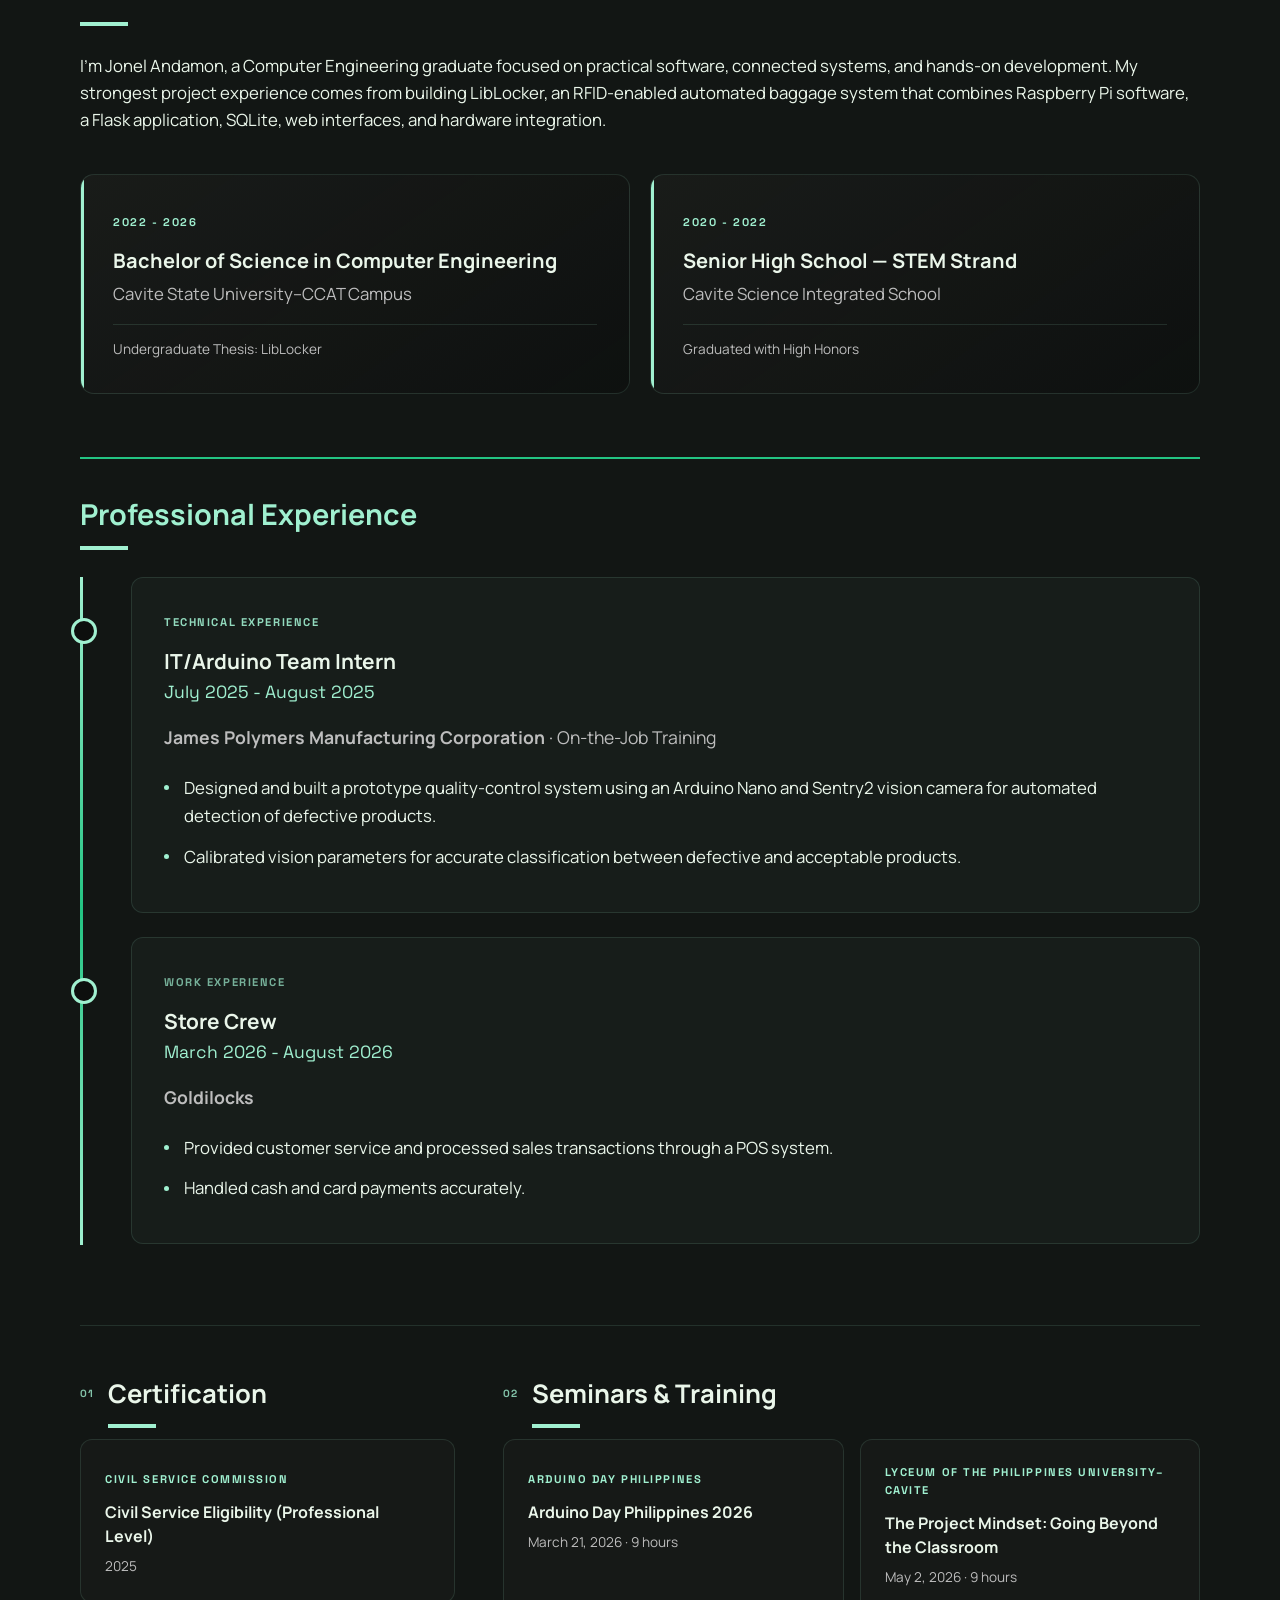
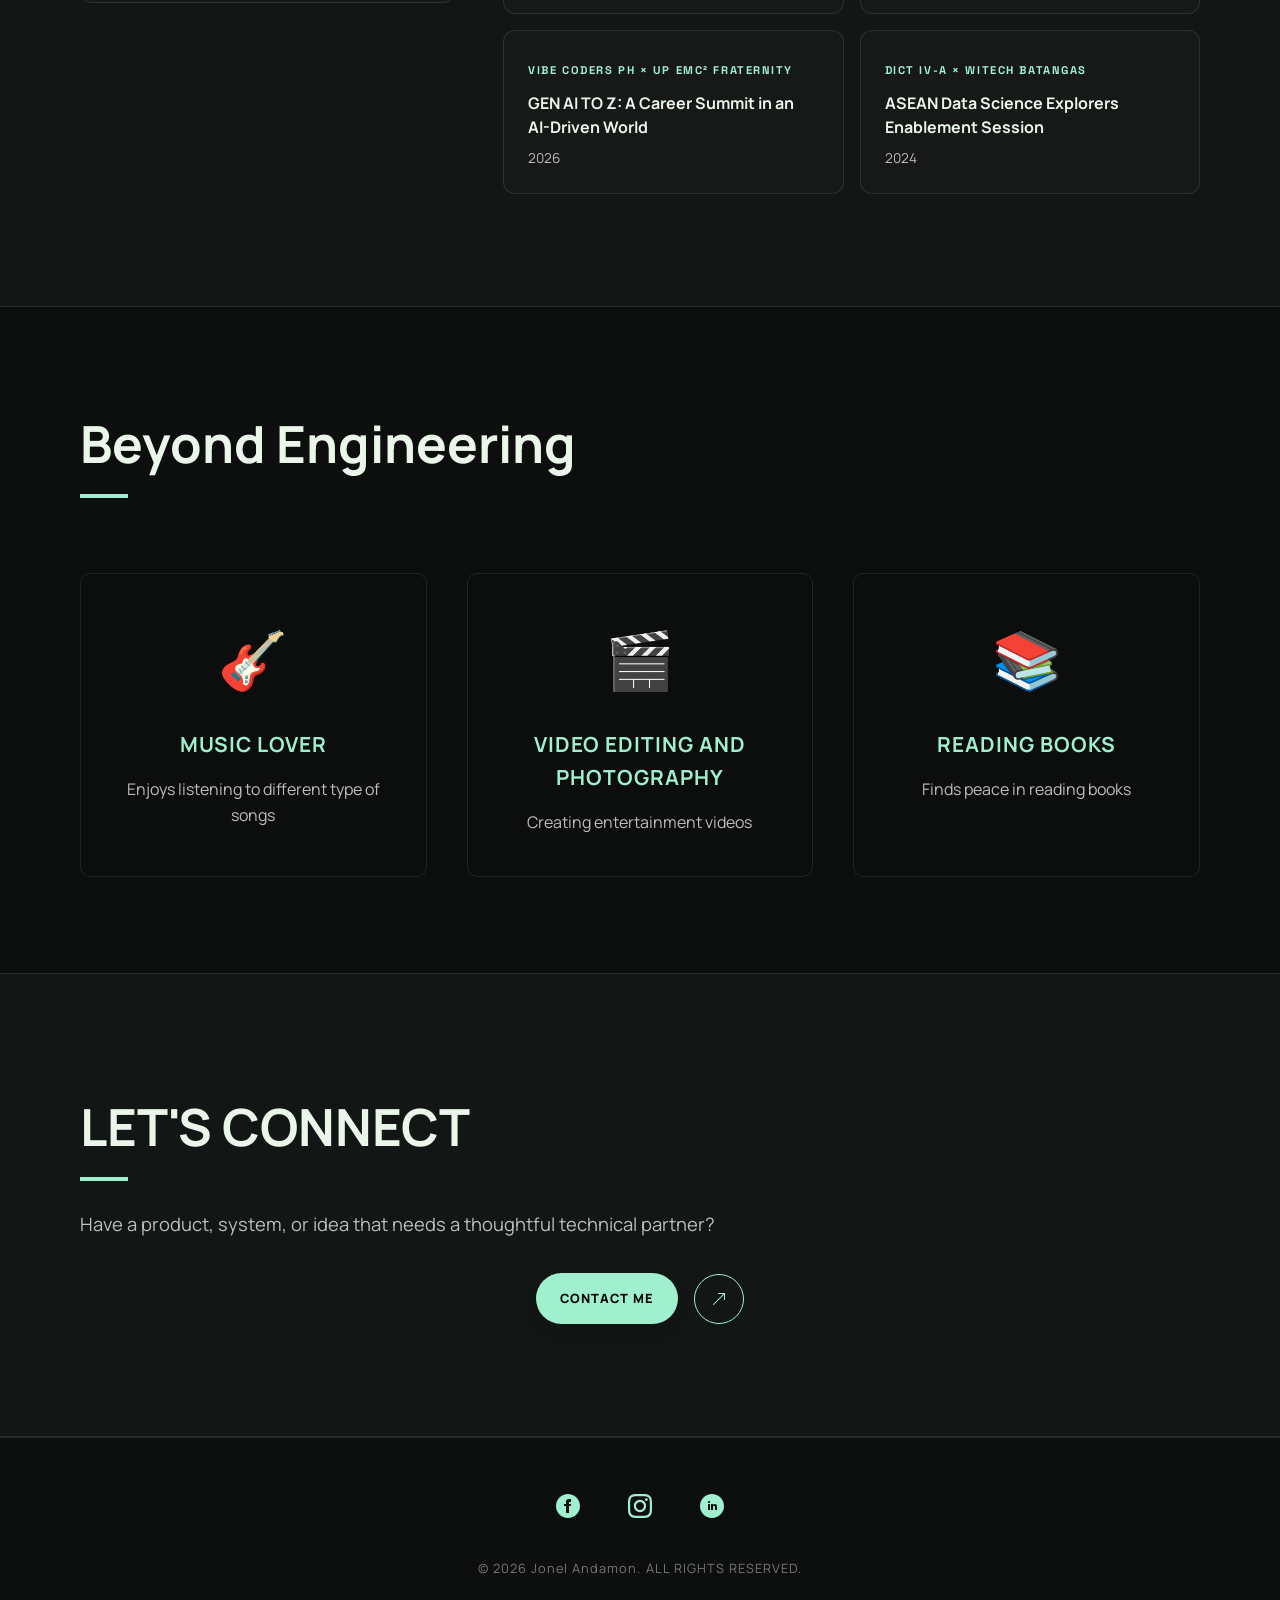
<file: about.html>
<!DOCTYPE html>
<html lang="en">
<head>
    <meta charset="UTF-8">
    <meta name="viewport" content="width=device-width, initial-scale=1.0">
    <title>Jonel Andamon | About</title>
    <link href="https://fonts.googleapis.com/css2?family=Manrope:wght@400;500;600;700;800&family=Space+Grotesk:wght@400;500;600;700&display=swap" rel="stylesheet">
    <link rel="stylesheet" href="https://unpkg.com/aos@2.3.1/dist/aos.css">
    <link rel="stylesheet" href="assets/css/portfolio.css">
    <link rel="icon" type="image/png" sizes="64x64" href="assets/images/branding/logo.png">
</head>
<body>
    <div class="top-shadow"></div>
    <div class="bottom-shadow"></div>
    
    <header>
        <div class="nav-container">
            <div class="mobile-logo">
                <a href="index.html">
                    <img src="assets/images/branding/logo.png" alt="Portfolio logo">
                </a>
            </div>
            <button class="hamburger" id="hamburger" type="button" aria-label="Open navigation" aria-expanded="false" aria-controls="navLinks">
                <div class="line"></div>
                <div class="line"></div>
                <div class="line"></div>
            </button>
            
            <nav class="nav-links" id="navLinks">
                <a href="about.html" data-aos="fade-down" class="active">About</a>
                <a href="work.html" data-aos="fade-down" data-aos-delay="100">Work</a>
                <div class="logo" data-aos="fade-down" data-aos-delay="200">
                    <a href="index.html">
                        <img src="assets/images/branding/logo.png" alt="Portfolio logo">
                    </a>
                </div>
                <a href="skill.html" data-aos="fade-down" data-aos-delay="300">Skills</a>
                <a href="contact.html" data-aos="fade-down" data-aos-delay="400">Contact</a>
            </nav>
            <button class="theme-toggle" type="button" aria-label="Switch to light mode" title="Switch to light mode" aria-pressed="false">
                <span class="theme-icon" aria-hidden="true"></span>
                <span class="theme-label">Light mode</span>
            </button>
        </div>
    </header>

    <section class="hero" data-aos="fade-up" data-aos-delay="500">
      <div class="container">
          <div class="collage-container">
              <div class="collage-img collage-img-1">
                  <img src="assets/images/profile/portrait-1.JPG" alt="Portrait photo">
              </div>
              <div class="collage-img collage-img-2">
                  <img src="assets/images/profile/portrait-3.jpg" alt="Outdoor portrait photo">
              </div>
              <div class="collage-img collage-img-3">
                  <img src="assets/images/profile/portrait-2.jpg" alt="Casual portrait photo">
              </div>
          </div>
          <h1>ABOUT</h1>
          <p class="subtitle">Computer Engineering Graduate • Lead Developer • Software & Embedded Systems</p>
      </div>
  </section>

<section class="personal-info">
    <div class="container">
        <div class="info-grid" data-aos="fade-up">
            <div class="info-card">
                <h3>Focus</h3>
                <p>Software & Connected Systems</p>
            </div>
            <div class="info-card">
                <h3>Role</h3>
                <p>Lead Developer</p>
            </div>
            <div class="info-card">
                <h3>Core Stack</h3>
                <p>Python · Flask · SQLite · JavaScript</p>
            </div>
            <div class="info-card">
                <h3>Engineering</h3>
                <p>Raspberry Pi · RFID · System Integration</p>
            </div>
        </div>
        <div class="witty-line" data-aos="fade-up">
            <p>Building practical systems from software to hardware.</p>
        </div>
    </div>
</section>

<section id="about" class="section dark-section">
    <div class="container">
        <div class="about-content" data-aos="fade-up">
            <h2 class="section-title">Education</h2>
            <p class="intro-text">
                I'm Jonel Andamon, a Computer Engineering graduate focused on practical software, connected systems, and hands-on development. My strongest project experience comes from building LibLocker, an RFID-enabled automated baggage system that combines Raspberry Pi software, a Flask application, SQLite, web interfaces, and hardware integration.
            </p>

            <div class="education-grid">
                <article class="education-card" data-aos="fade-up">
                    <span class="education-period">2022 - 2026</span>
                    <h3>Bachelor of Science in Computer Engineering</h3>
                    <p>Cavite State University–CCAT Campus</p>
                    <span class="education-note">Undergraduate Thesis: LibLocker</span>
                </article>

                <article class="education-card" data-aos="fade-up" data-aos-delay="100">
                    <span class="education-period">2020 - 2022</span>
                    <h3>Senior High School — STEM Strand</h3>
                    <p>Cavite Science Integrated School</p>
                    <span class="education-note">Graduated with High Honors</span>
                </article>
            </div>

            <div class="experience-section" data-aos="fade-up">
                <h2 class="section-title">Professional Experience</h2>
                <div class="experience-timeline">
                    <article class="timeline-item" data-aos="fade-up">
                        <span class="experience-label">TECHNICAL EXPERIENCE</span>
                        <h3>IT/Arduino Team Intern</h3>
                        <p class="timeline-date">July 2025 - August 2025</p>
                        <p class="timeline-details"><strong>James Polymers Manufacturing Corporation</strong> · On-the-Job Training</p>
                        <ul class="experience-list">
                            <li>Designed and built a prototype quality-control system using an Arduino Nano and Sentry2 vision camera for automated detection of defective products.</li>
                            <li>Calibrated vision parameters for accurate classification between defective and acceptable products.</li>
                        </ul>
                    </article>

                    <article class="timeline-item" data-aos="fade-up">
                        <span class="experience-label secondary">WORK EXPERIENCE</span>
                        <h3>Store Crew</h3>
                        <p class="timeline-date">March 2026 - August 2026</p>
                        <p class="timeline-details"><strong>Goldilocks</strong></p>
                        <ul class="experience-list">
                            <li>Provided customer service and processed sales transactions through a POS system.</li>
                            <li>Handled cash and card payments accurately.</li>
                        </ul>
                    </article>
                </div>
            </div>

            <div class="credentials-section" data-aos="fade-up">
                <div class="credentials-column">
                    <div class="credentials-heading">
                        <span class="credentials-kicker">01</span>
                        <h2 class="section-title">Certification</h2>
                    </div>
                    <article class="credential-card certification-card">
                        <span class="credential-type">CIVIL SERVICE COMMISSION</span>
                        <h3>Civil Service Eligibility (Professional Level)</h3>
                        <p>2025</p>
                    </article>
                </div>

                <div class="credentials-column">
                    <div class="credentials-heading">
                        <span class="credentials-kicker">02</span>
                        <h2 class="section-title">Seminars &amp; Training</h2>
                    </div>
                    <div class="seminar-list">
                        <article class="credential-card">
                            <span class="credential-type">ARDUINO DAY PHILIPPINES</span>
                            <h3>Arduino Day Philippines 2026</h3>
                            <p>March 21, 2026 · 9 hours</p>
                        </article>
                        <article class="credential-card">
                            <span class="credential-type">LYCEUM OF THE PHILIPPINES UNIVERSITY–CAVITE</span>
                            <h3>The Project Mindset: Going Beyond the Classroom</h3>
                            <p>May 2, 2026 · 9 hours</p>
                        </article>
                        <article class="credential-card">
                            <span class="credential-type">VIBE CODERS PH × UP EMC² FRATERNITY</span>
                            <h3>GEN AI TO Z: A Career Summit in an AI-Driven World</h3>
                            <p>2026</p>
                        </article>
                        <article class="credential-card">
                            <span class="credential-type">DICT IV-A × WITECH BATANGAS</span>
                            <h3>ASEAN Data Science Explorers Enablement Session</h3>
                            <p>2024</p>
                        </article>
                    </div>
                </div>
            </div>
        </div>
    </div>
</section>

<section class="interests">
  <div class="container">
    <h2 class="section-title">Beyond Engineering</h2>
    <div class="interest-grid">
      <div class="interest">
        <div class="icon">🎸</div>
        <h3>Music Lover</h3>
        <p>Enjoys listening to different type of songs</p>
      </div>
      <div class="interest">
        <div class="icon">🎬</div>
        <h3>Video Editing and Photography</h3>
        <p>Creating entertainment videos</p>
      </div>
      <div class="interest">
        <div class="icon">📚</div>
        <h3>Reading Books</h3>
        <p>Finds peace in reading books</p>
      </div>
    </div>
  </div>
</section>

<section id="contact" class="section dark-section">
    <div class="container">
        <h2 class="section-title" data-aos="fade-up">LET'S CONNECT</h2>
            <p class="section-text" data-aos="fade-up">Have a product, system, or idea that needs a thoughtful technical partner?</p>
            <div class="button-group" data-aos="fade-up">
                <a href="contact.html" class="action-button">Contact Me</a>
                <a href="contact.html" class="icon-button" aria-label="Contact me">
                    <svg xmlns="http://www.w3.org/2000/svg" width="16" height="16" fill="currentColor" viewBox="0 0 16 16">
                        <path fill-rule="evenodd" d="M14 2.5a.5.5 0 0 0-.5-.5h-6a.5.5 0 0 0 0 1h4.793L2.146 13.146a.5.5 0 0 0 .708.708L13 3.707V8.5a.5.5 0 0 0 1 0v-6z"/>
                    </svg>
                </a>
            </div>
    </div>
</section>

    <footer>
        <div class="social-links">
            <a href="https://www.facebook.com/share/1BYpJdVybT/" target="_blank" aria-label="Facebook" rel="noopener noreferrer">
                <svg xmlns="http://www.w3.org/2000/svg" width="24" height="24" viewBox="0 0 24 24" fill="var(--primary)">
                    <path d="M12 0c-6.627 0-12 5.373-12 12s5.373 12 12 12 12-5.373 12-12-5.373-12-12-12zm3 8h-1.35c-.538 0-.65.221-.65.778v1.222h2l-.209 2h-1.791v7h-3v-7h-2v-2h2v-2.308c0-1.769.931-2.692 3.029-2.692h1.971v3z"/>
                </svg>
            </a>
            <a href="https://www.instagram.com/_dyoneeell?igsh=d3g4NmZldGcwbHEw" target="_blank" aria-label="Instagram" rel="noopener noreferrer">
                <svg xmlns="http://www.w3.org/2000/svg" width="24" height="24" viewBox="0 0 24 24" fill="var(--primary)">
                    <path d="M12 2.163c3.204 0 3.584.012 4.85.07 3.252.148 4.771 1.691 4.919 4.919.058 1.265.069 1.645.069 4.849 0 3.205-.012 3.584-.069 4.849-.149 3.225-1.664 4.771-4.919 4.919-1.266.058-1.644.07-4.85.07-3.204 0-3.584-.012-4.849-.07-3.26-.149-4.771-1.699-4.919-4.92-.058-1.265-.07-1.644-.07-4.849 0-3.204.013-3.583.07-4.849.149-3.227 1.664-4.771 4.919-4.919 1.266-.057 1.645-.069 4.849-.069zm0-2.163c-3.259 0-3.667.014-4.947.072-4.358.2-6.78 2.618-6.98 6.98-.059 1.281-.073 1.689-.073 4.948 0 3.259.014 3.668.072 4.948.2 4.358 2.618 6.78 6.98 6.98 1.281.058 1.689.072 4.948.072 3.259 0 3.668-.014 4.948-.072 4.354-.2 6.782-2.618 6.979-6.98.059-1.28.073-1.689.073-4.948 0-3.259-.014-3.667-.072-4.947-.196-4.354-2.617-6.78-6.979-6.98-1.281-.059-1.69-.073-4.949-.073zm0 5.838c-3.403 0-6.162 2.759-6.162 6.162s2.759 6.163 6.162 6.163 6.162-2.759 6.162-6.163c0-3.403-2.759-6.162-6.162-6.162zm0 10.162c-2.209 0-4-1.79-4-4 0-2.209 1.791-4 4-4s4 1.791 4 4c0 2.21-1.791 4-4 4zm6.406-11.845c-.796 0-1.441.645-1.441 1.44s.645 1.44 1.441 1.44c.795 0 1.439-.645 1.439-1.44s-.644-1.44-1.439-1.44z"/>
                </svg>
            </a>
            <a href="https://ph.linkedin.com/in/jonel-andamon-7ba1b735b" target="_blank" aria-label="LinkedIn" rel="noopener noreferrer">
                <svg xmlns="http://www.w3.org/2000/svg" width="24" height="24" viewBox="0 0 24 24" fill="var(--primary)">
                    <path d="M12 0c-6.627 0-12 5.373-12 12s5.373 12 12 12 12-5.373 12-12-5.373-12-12-12zm-2 16h-2v-6h2v6zm-1-6.891c-.607 0-1.1-.496-1.1-1.109 0-.612.492-1.109 1.1-1.109s1.1.497 1.1 1.109c0 .613-.493 1.109-1.1 1.109zm8 6.891h-1.998v-2.861c0-1.881-2.002-1.722-2.002 0v2.861h-2v-6h2v1.093c.872-1.616 4-1.736 4 1.548v3.359z"/>
                </svg>
            </a>
        </div>
        <p class="copyright"></p>
    </footer>

    <script src="https://unpkg.com/aos@2.3.1/dist/aos.js"></script>
    <script src="assets/js/portfolio.js"></script>
</body>
</html>
</file>
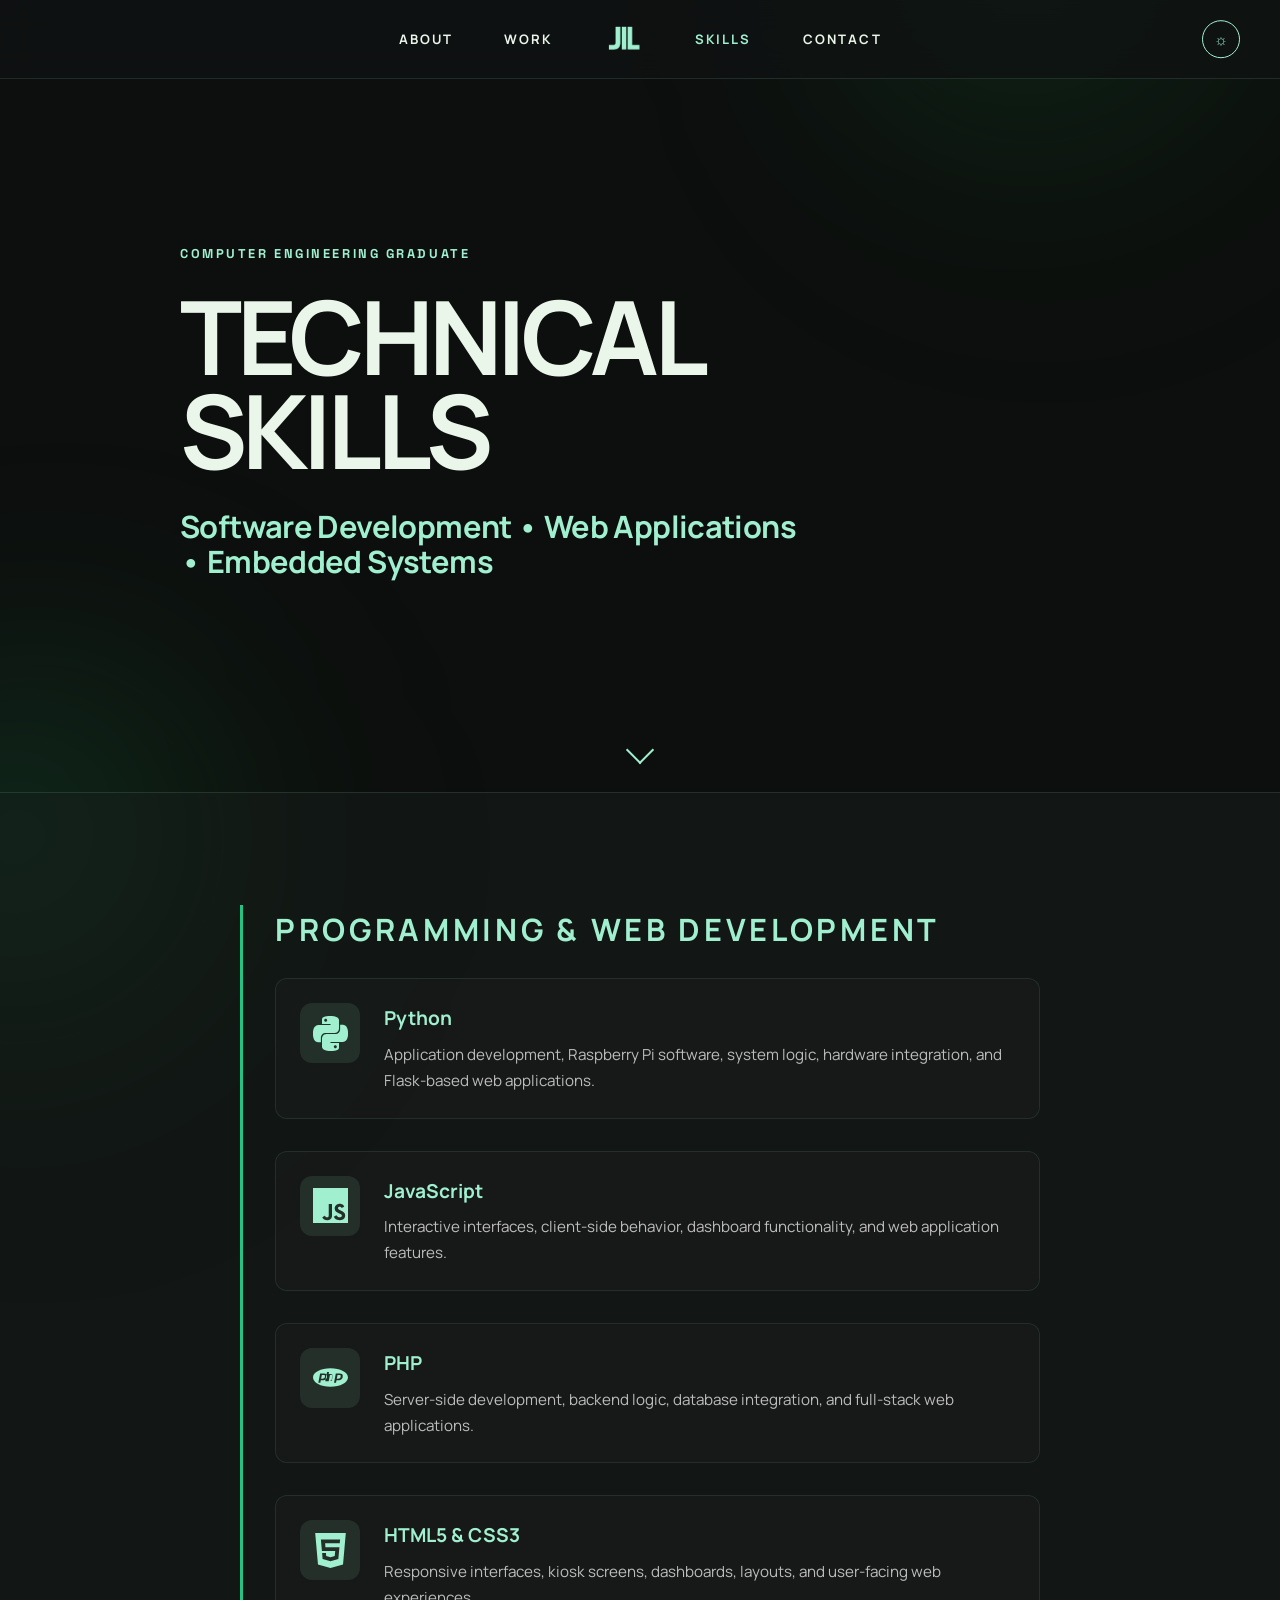
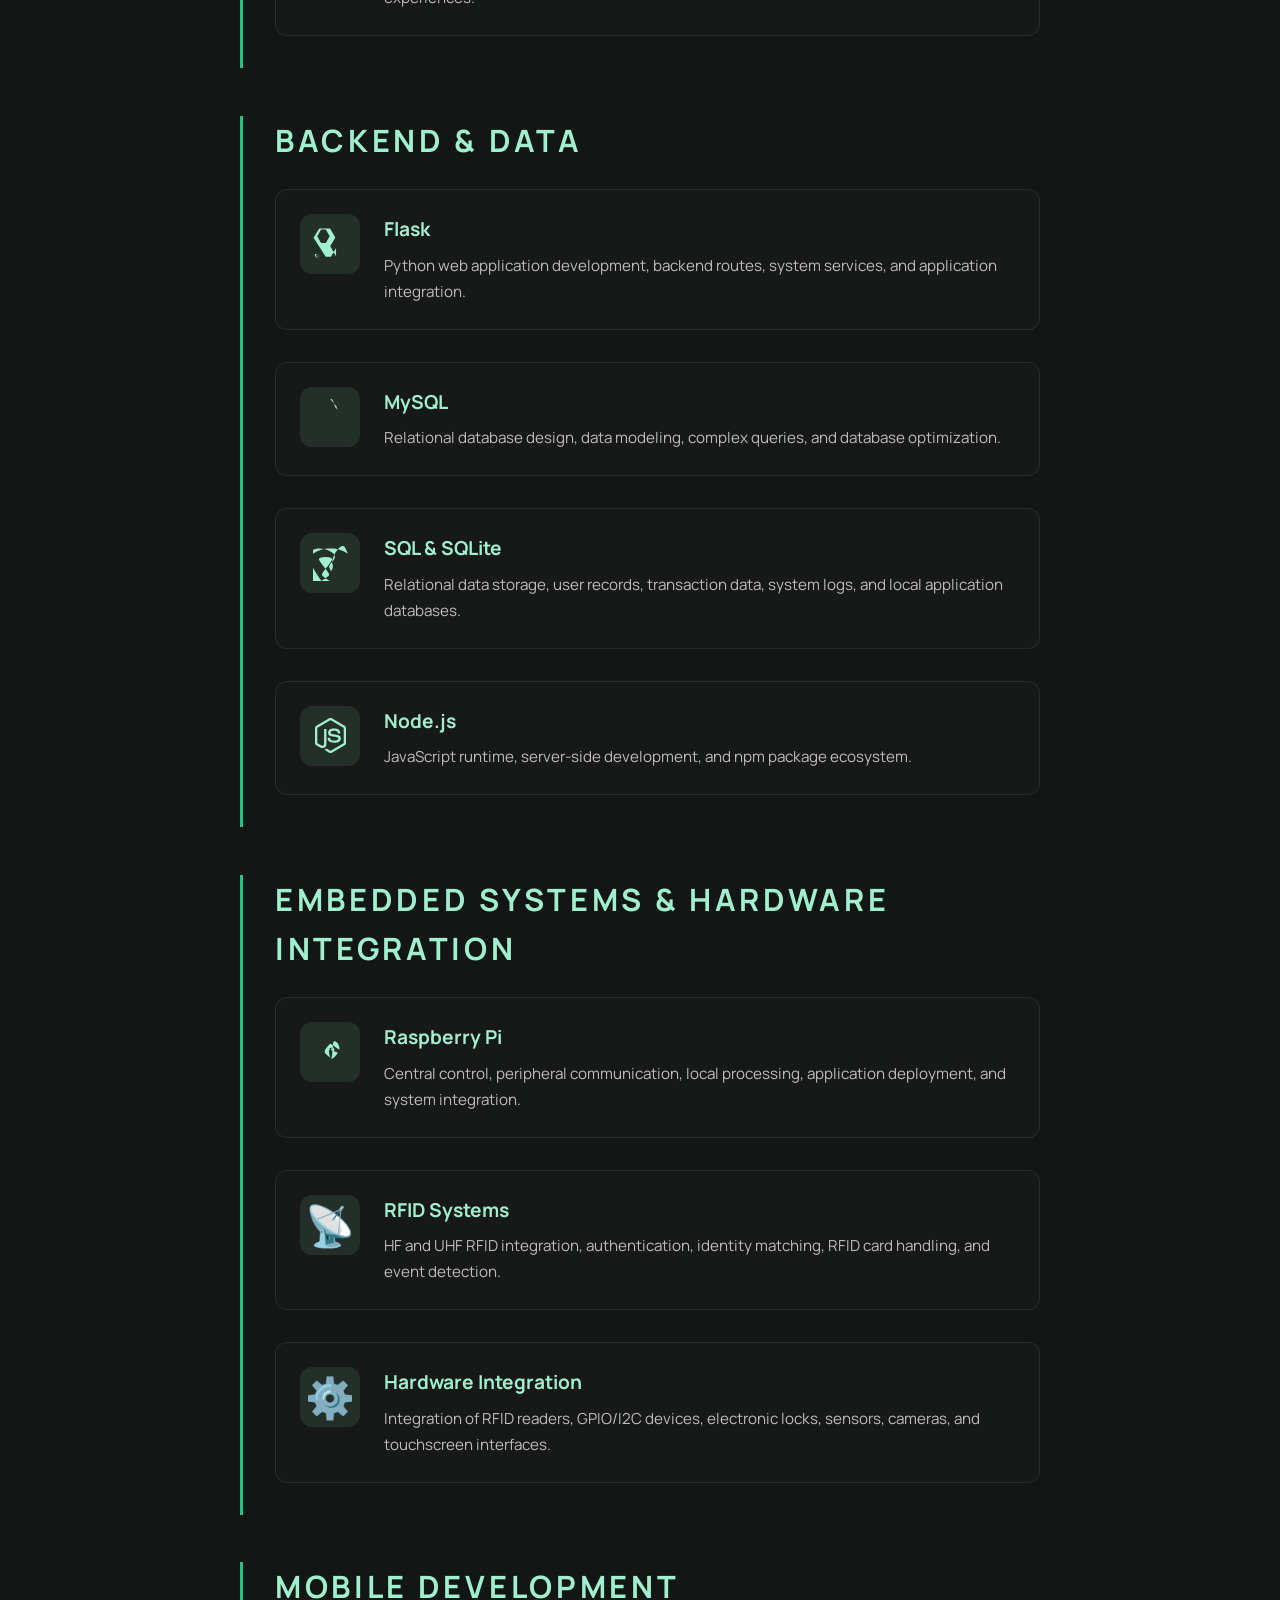
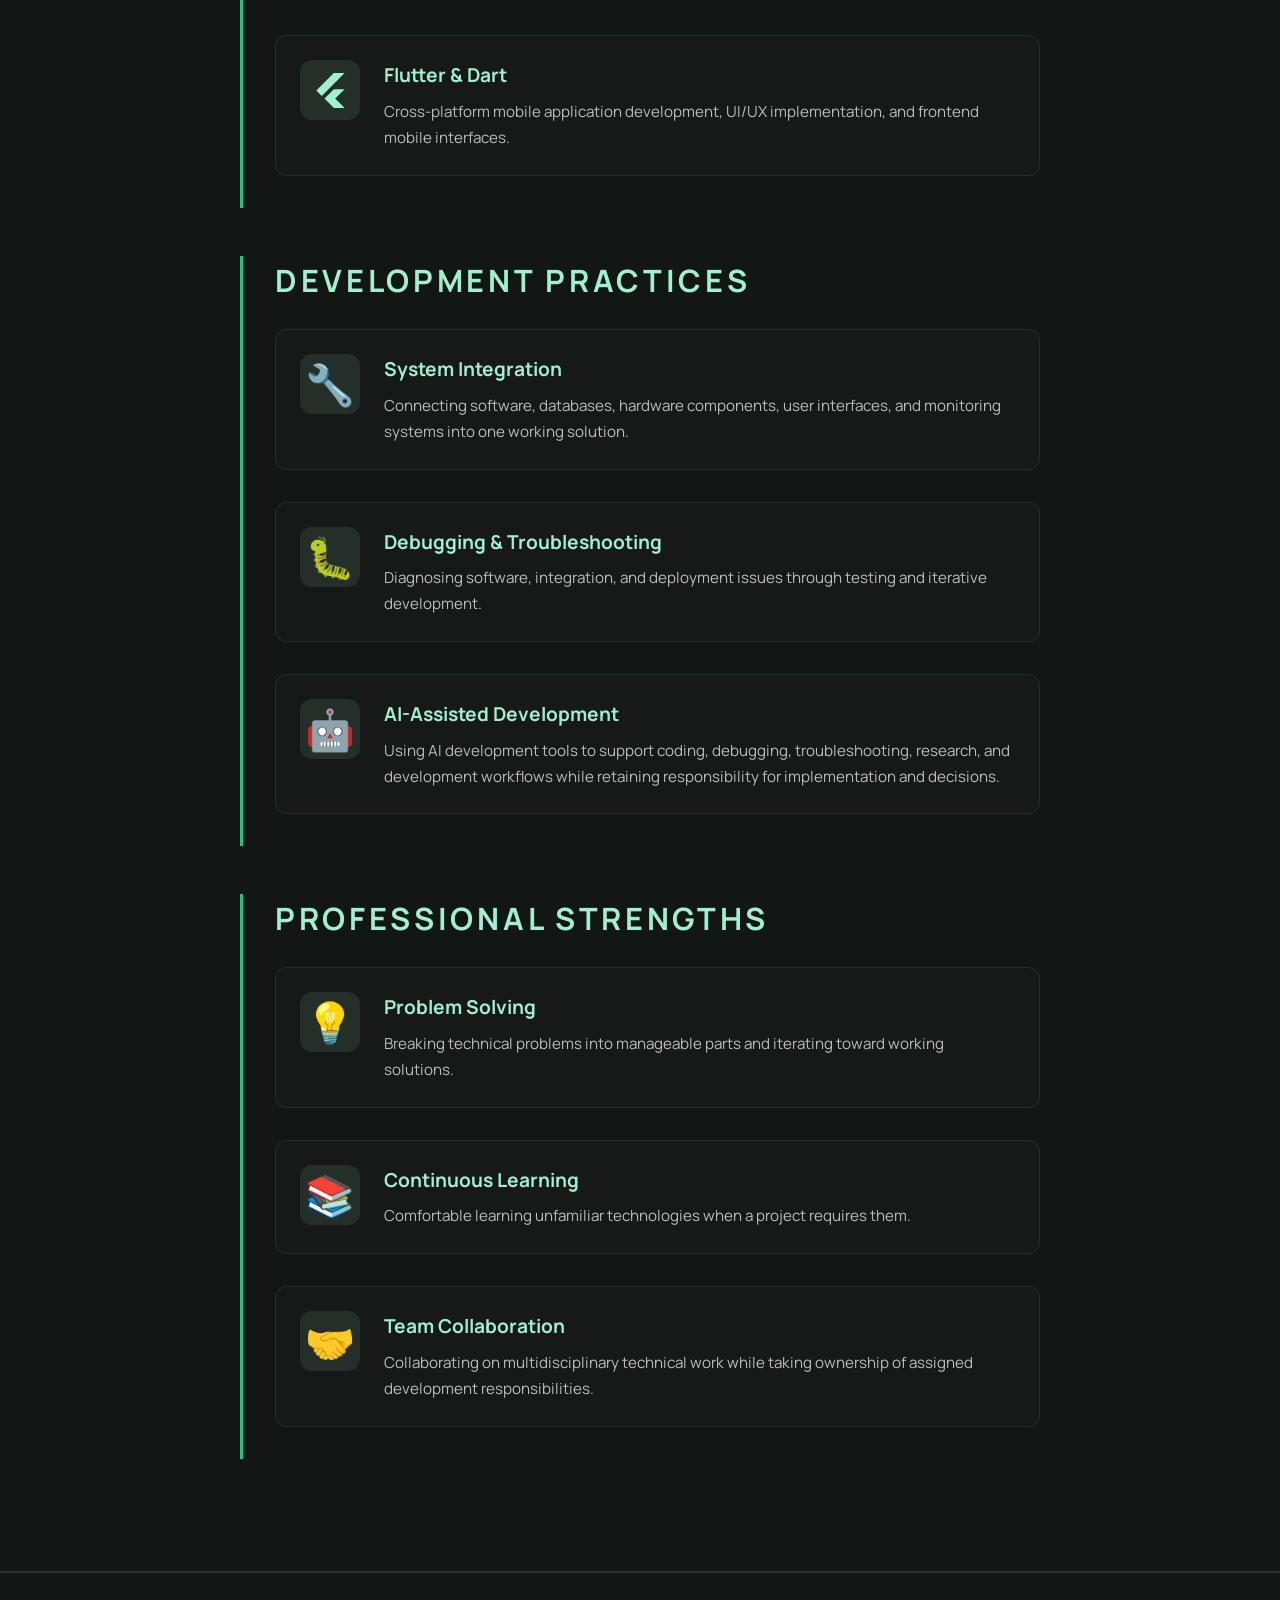
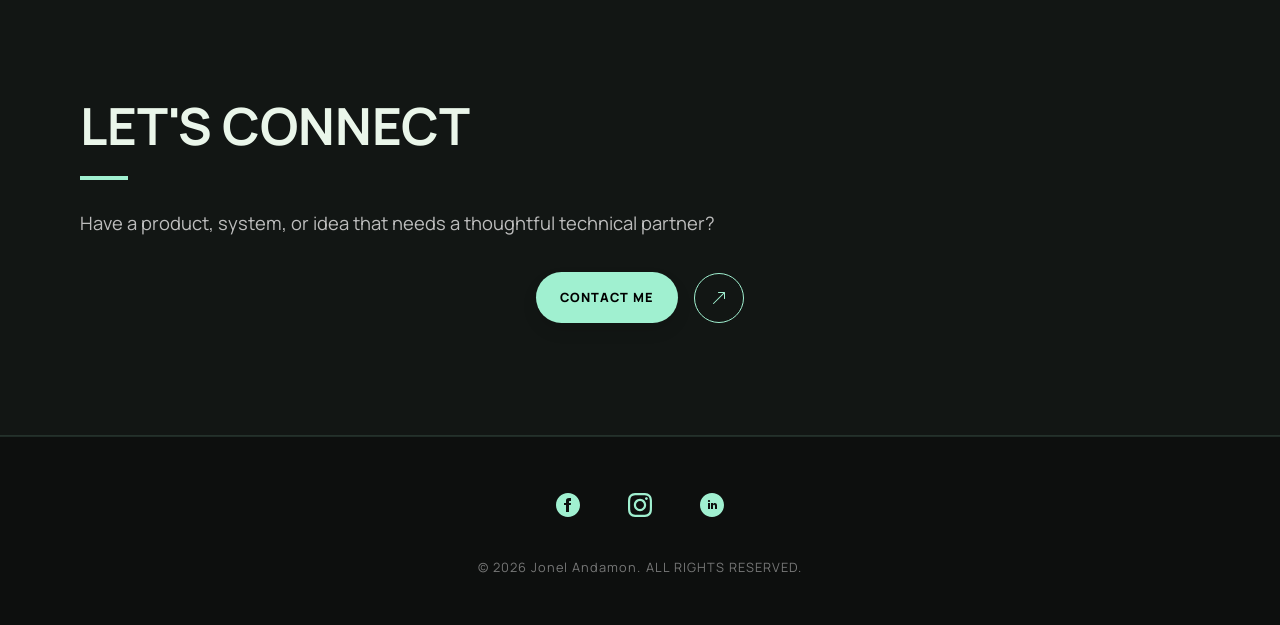
<file: skill.html>
<!DOCTYPE html>
<html lang="en">
<head>
    <meta charset="UTF-8">
    <meta name="viewport" content="width=device-width, initial-scale=1.0">
    <meta name="description" content="Jonel Andamon's technical skills in software development, web development, databases, embedded systems, and hardware-software integration.">
    <title>Jonel Andamon | Skills</title>
    <link href="https://fonts.googleapis.com/css2?family=Manrope:wght@400;500;600;700;800&family=Space+Grotesk:wght@400;500;600;700&display=swap" rel="stylesheet">
    <link rel="stylesheet" href="https://unpkg.com/aos@2.3.1/dist/aos.css">
    <link rel="stylesheet" href="assets/css/portfolio.css">
    <link rel="icon" type="image/png" sizes="64x64" href="assets/images/branding/logo.png">
</head>
<body>
    <div class="top-shadow"></div>
    <div class="bottom-shadow"></div>

    <header>
        <div class="nav-container">
            <div class="mobile-logo">
                <a href="index.html"><img src="assets/images/branding/logo.png" alt="Jonel Andamon home"></a>
            </div>
            <button class="hamburger" id="hamburger" type="button" aria-label="Open navigation" aria-expanded="false" aria-controls="navLinks">
                <span class="line"></span>
                <span class="line"></span>
                <span class="line"></span>
            </button>
            <nav class="nav-links" id="navLinks">
                <a href="about.html" data-aos="fade-down">About</a>
                <a href="work.html" data-aos="fade-down" data-aos-delay="100">Work</a>
                <div class="logo" data-aos="fade-down" data-aos-delay="200">
                    <a href="index.html"><img src="assets/images/branding/logo.png" alt="Jonel Andamon home"></a>
                </div>
                <a href="skill.html" data-aos="fade-down" data-aos-delay="300" class="active">Skills</a>
                <a href="contact.html" data-aos="fade-down" data-aos-delay="400">Contact</a>
            </nav>
            <button class="theme-toggle" type="button" aria-label="Switch to light mode" title="Switch to light mode" aria-pressed="false">
                <span class="theme-icon" aria-hidden="true"></span>
                <span class="theme-label">Light mode</span>
            </button>
        </div>
    </header>

    <section class="hero skills-hero" data-aos="fade-up" data-aos-delay="500">
        <div class="container">
            <p class="eyebrow">Computer Engineering Graduate</p>
            <h1>TECHNICAL SKILLS</h1>
            <p class="subtitle">Software Development • Web Applications • Embedded Systems</p>
            <div class="scroll-indicator"><span></span></div>
        </div>
    </section>

    <section class="section dark-section">
        <div class="container">
            <div class="vertical-skills">
                <div class="skill-group" data-aos="fade-up">
                    <h3>Programming & Web Development</h3>
                    
                    <div class="skill-item-with-icon">
                        <div class="skill-icon">
                            <svg role="img" viewBox="0 0 24 24" xmlns="http://www.w3.org/2000/svg" fill="currentColor">
                                <title>Python</title>
                                <path d="M14.25.18l.9.2.73.26.59.3.45.32.34.34.25.34.16.33.1.3.04.26.02.2-.01.13V8.5l-.05.63-.13.55-.21.46-.26.38-.3.31-.33.25-.35.19-.35.14-.33.1-.3.07-.26.04-.21.02H8.77l-.69.05-.59.14-.5.22-.41.27-.33.32-.27.35-.2.36-.15.37-.1.35-.07.32-.04.27-.02.21v3.06H3.17l-.21-.03-.28-.07-.32-.12-.35-.18-.36-.26-.36-.36-.35-.46-.32-.59-.28-.73-.21-.88-.14-1.05-.05-1.23.06-1.22.16-1.04.24-.87.32-.71.36-.57.4-.44.42-.33.42-.24.4-.16.36-.1.32-.05.24-.01h.16l.06.01h8.16v-.83H6.18l-.01-2.75-.02-.37.05-.34.11-.31.17-.28.25-.26.31-.23.38-.2.44-.18.51-.15.58-.12.64-.1.71-.06.77-.04.84-.02 1.27.05zm-6.3 1.98l-.23.33-.08.41.08.41.23.34.33.22.41.09.41-.09.33-.22.23-.34.08-.41-.08-.41-.23-.33-.33-.22-.41-.09-.41.09zm13.09 3.95l.28.06.32.12.35.18.36.27.36.35.35.47.32.59.28.73.21.88.14 1.04.05 1.23-.06 1.23-.16 1.04-.24.86-.32.71-.36.57-.4.45-.42.33-.42.24-.4.16-.36.09-.32.05-.24.02-.16-.01h-8.22v.82h5.84l.01 2.76.02.36-.05.34-.11.31-.17.29-.25.25-.31.24-.38.2-.44.17-.51.15-.58.13-.64.09-.71.07-.77.04-.84.01-1.27-.04-1.07-.14-.9-.2-.73-.25-.59-.3-.45-.33-.34-.34-.25-.34-.16-.33-.1-.3-.04-.25-.02-.2.01-.13v-5.34l.05-.64.13-.54.21-.46.26-.38.3-.32.33-.24.35-.2.35-.14.33-.1.3-.06.26-.04.21-.02.13-.01h5.84l.69-.05.59-.14.5-.21.41-.28.33-.32.27-.35.2-.36.15-.36.1-.35.07-.32.04-.28.02-.21V6.07h2.09l.14.01zm-6.47 14.25l-.23.33-.08.41.08.41.23.33.33.23.41.08.41-.08.33-.23.23-.33.08-.41-.08-.41-.23-.33-.33-.23-.41-.08-.41.08z"/>
                            </svg>
                        </div>
                        <div class="skill-content">
                            <h4>Python</h4>
                            <p>Application development, Raspberry Pi software, system logic, hardware integration, and Flask-based web applications.</p>
                        </div>
                    </div>

                    <div class="skill-item-with-icon">
                        <div class="skill-icon">
                            <svg role="img" viewBox="0 0 24 24" xmlns="http://www.w3.org/2000/svg" fill="currentColor">
                                <title>JavaScript</title>
                                <path d="M0 0h24v24H0V0zm22.034 18.276c-.175-1.095-.888-2.015-3.003-2.873-.736-.345-1.554-.585-1.797-1.14-.091-.33-.105-.51-.046-.705.15-.646.915-.84 1.515-.66.39.12.75.42.976.9 1.034-.676 1.034-.676 1.755-1.125-.27-.42-.404-.601-.586-.78-.63-.705-1.469-1.065-2.834-1.034l-.705.089c-.676.165-1.32.525-1.71 1.005-1.14 1.291-.811 3.541.569 4.471 1.365 1.02 3.361 1.244 3.616 2.205.24 1.17-.87 1.545-1.966 1.41-.811-.18-1.26-.586-1.755-1.336l-1.83 1.051c.21.48.45.689.81 1.109 1.74 1.756 6.09 1.666 6.871-1.004.029-.09.24-.705.074-1.65l.046.067zm-8.983-7.245h-2.248c0 1.938-.009 3.864-.009 5.805 0 1.232.063 2.363-.138 2.711-.33.689-1.18.601-1.566.48-.396-.196-.597-.466-.83-.855-.063-.105-.11-.196-.127-.196l-1.825 1.125c.305.63.75 1.172 1.324 1.517.855.51 2.004.675 3.207.405.783-.226 1.458-.691 1.811-1.411.51-.93.402-2.07.397-3.346.012-2.054 0-4.109 0-6.179l.004-.056z"/>
                            </svg>
                        </div>
                        <div class="skill-content">
                            <h4>JavaScript</h4>
                            <p>Interactive interfaces, client-side behavior, dashboard functionality, and web application features.</p>
                        </div>
                    </div>

                    <div class="skill-item-with-icon">
                        <div class="skill-icon">
                            <svg role="img" viewBox="0 0 24 24" xmlns="http://www.w3.org/2000/svg" fill="currentColor">
                                <title>PHP</title>
                                <path d="M7.01 10.207h-.944l-.515 2.648h.838c.556 0 .97-.105 1.242-.314.272-.21.455-.559.55-1.049.092-.47.05-.802-.124-.995-.175-.193-.523-.29-1.047-.29zM12 5.688C5.373 5.688 0 8.514 0 12s5.373 6.313 12 6.313S24 15.486 24 12c0-3.486-5.373-6.312-12-6.312zm-3.26 7.451c-.261.25-.575.438-.917.551-.336.108-.765.164-1.285.164H5.357l-.327 1.681H3.652l1.23-6.326h2.65c.797 0 1.378.209 1.744.628.366.418.476 1.002.33 1.752a2.836 2.836 0 0 1-.305.847c-.143.255-.33.49-.561.703zm4.024.715l.543-2.799c.063-.318.039-.536-.068-.654-.107-.118-.336-.177-.686-.177h-.94l-.838 4.318H8.398l1.229-6.326h1.377l-.276 1.425h.997c.661 0 1.136.119 1.425.355.289.237.4.646.336 1.229l-.607 3.117h-1.377zm7.597-2.265a2.782 2.782 0 0 1-.305.847c-.143.255-.33.49-.561.703a2.44 2.44 0 0 1-.917.551c-.336.108-.765.164-1.286.164h-1.18l-.327 1.681h-1.378l1.23-6.326h2.649c.797 0 1.378.209 1.744.628.366.417.477 1.001.331 1.752zM17.766 10.207h-.943l-.516 2.648h.838c.557 0 .971-.105 1.242-.314.272-.21.455-.559.551-1.049.092-.47.049-.802-.125-.995s-.524-.29-1.047-.29z"/>
                            </svg>
                        </div>
                        <div class="skill-content">
                            <h4>PHP</h4>
                            <p>Server-side development, backend logic, database integration, and full-stack web applications.</p>
                        </div>
                    </div>

                    <div class="skill-item-with-icon">
                        <div class="skill-icon">
                            <svg role="img" viewBox="0 0 24 24" xmlns="http://www.w3.org/2000/svg" fill="currentColor">
                                <title>HTML5</title>
                                <path d="M1.5 0h21l-1.91 21.563L11.977 24l-8.565-2.438L1.5 0zm7.031 9.75l-.232-2.718 10.059.003.23-2.622L5.412 4.41l.698 8.01h9.126l-.326 3.426-2.91.804-2.955-.81-.188-2.11H6.248l.33 4.171L12 19.351l5.379-1.443.744-8.157H8.531z"/>
                            </svg>
                        </div>
                        <div class="skill-content">
                            <h4>HTML5 & CSS3</h4>
                            <p>Responsive interfaces, kiosk screens, dashboards, layouts, and user-facing web experiences.</p>
                        </div>
                    </div>
                </div>

                <div class="skill-group" data-aos="fade-up" data-aos-delay="100">
                    <h3>Backend & Data</h3>
                    
                    <div class="skill-item-with-icon">
                        <div class="skill-icon">
                            <svg role="img" viewBox="0 0 24 24" xmlns="http://www.w3.org/2000/svg" fill="currentColor">
                                <title>Flask</title>
                                <path d="M2.052 18.537c-.258 0-.48.096-.605.224-.133.14-.194.334-.172.545.086.828.734 1.483 1.545 1.553.203.017.398-.027.565-.125.158-.092.289-.23.363-.395a.917.917 0 0 0 .066-.452 1.014 1.014 0 0 0-.238-.614c-.244-.302-.613-.478-1.02-.478-.168 0-.337.025-.504.065v-.323zm.398.605c.146-.023.293-.03.436-.018.434.036.784.355.84.767.016.118-.006.236-.063.34-.058.106-.149.192-.262.245a.717.717 0 0 1-.39.086c-.562-.048-.992-.519-1.053-1.148l-.007-.093c.083-.046.236-.13.499-.179zm13.34-4.746l-3.394 5.88a.336.336 0 0 1-.289.168H8.893a.336.336 0 0 1-.289-.168L.495 7.537a.337.337 0 0 1 0-.336L4.17 1.168A.336.336 0 0 1 4.459 1h7.082c.12 0 .23.064.29.168l3.393 5.88a.337.337 0 0 1 0 .336l-3.394 5.88 3.96 6.863zm-7.007-3.457l2.655-4.604-2.655-4.604H5.563l-2.655 4.604 2.655 4.604h3.22z"/>
                            </svg>
                        </div>
                        <div class="skill-content">
                            <h4>Flask</h4>
                            <p>Python web application development, backend routes, system services, and application integration.</p>
                        </div>
                    </div>

                    <div class="skill-item-with-icon">
                        <div class="skill-icon">
                            <svg role="img" viewBox="0 0 24 24" xmlns="http://www.w3.org/2000/svg" fill="currentColor">
                                <title>MySQL</title>
                                <path d="M16.405 5.501c-.115 0-.193.014-.274.033v.013h.014c.054.104.146.222.197.35.053.125.088.256.123.388.123.439.195.708.195.708.145.241.321.44.514.601v.015h-.013c-.104-.067-.195-.134-.283-.201-.083-.067-.165-.14-.25-.217-.053-.067-.104-.134-.158-.201-.053-.067-.103-.134-.158-.201-.063-.067-.123-.14-.186-.217-.063-.067-.123-.134-.186-.217-.063-.067-.124-.134-.187-.217-.063-.067-.124-.134-.188-.217-.063-.067-.124-.134-.188-.217-.063-.067-.124-.134-.188-.217-.124-.201-.187-.401-.274-.602-.054-.201-.109-.401-.185-.602-.063-.201-.124-.401-.185-.602-.063-.201-.124-.401-.187-.602-.062-.201-.124-.401-.187-.602-.062-.201-.124-.401-.187-.602l-.274-.602-.274-.602c-.124-.134-.248-.267-.375-.401-.124-.134-.248-.267-.375-.401-.124-.134-.248-.267-.375-.401-.124-.134-.248-.267-.375-.401-.124-.134-.248-.267-.375-.401-.124-.134-.248-.267-.375-.401-.124-.134-.248-.267-.375-.401-.124-.134-.248-.267-.375-.401-.124-.134-.248-.267-.375-.401-.124-.134-.248-.267-.375-.401-.124-.134-.248-.267-.375-.401-.124-.134-.248-.267-.375-.401-.124-.134-.248-.267-.375-.401-.124-.134-.248-.267-.375-.401-.124-.134-.248-.267-.375-.401-.124-.134-.248-.267-.375-.401-.124-.134-.248-.267-.375-.401-.124-.134-.248-.267-.375-.401-.124-.134-.248-.267-.375-.401-.124-.134-.248-.267-.375-.401-.124-.134-.248-.267-.375-.401-.124-.134-.248-.267-.375-.401-.124-.134-.248-.267-.375-.401z"/>
                            </svg>
                        </div>
                        <div class="skill-content">
                            <h4>MySQL</h4>
                            <p>Relational database design, data modeling, complex queries, and database optimization.</p>
                        </div>
                    </div>

                    <div class="skill-item-with-icon">
                        <div class="skill-icon">
                            <svg role="img" viewBox="0 0 24 24" xmlns="http://www.w3.org/2000/svg" fill="currentColor">
                                <title>SQLite</title>
                                <path d="M21.678.521c-1.032-.92-2.28-.55-3.513.544a8.71 8.71 0 0 0-.547.535c-2.109 2.237-4.066 6.38-4.674 9.544.237.48.422 1.002.528 1.557.107.555.134 1.116.08 1.671a6.03 6.03 0 0 1-1.142 2.967c-.197-.352-.383-.703-.551-1.038-.433-.86-.77-1.652-.77-2.174 0-.417.218-.903.603-1.446.385-.543.877-1.097 1.364-1.652.487-.555.974-1.117 1.364-1.693.39-.576.603-1.158.603-1.762 0-.88-.39-1.652-1.077-2.36-.686-.707-1.628-1.357-2.698-1.87-2.14-1.024-4.8-1.556-6.96-1.556-2.16 0-3.82.532-4.96 1.556-1.14 1.024-1.71 2.426-1.71 4.088 0 1.662.57 3.754 1.71 6.145 1.14 2.391 2.7 5.062 4.67 7.808 1.97 2.746 4.34 5.546 7.11 8.236 2.77 2.69 5.94 5.27 9.51 7.555.237-.195.456-.391.658-.586 1.032-1.064 1.549-2.195 1.549-3.39 0-1.195-.517-2.424-1.549-3.645-.516-.61-1.187-1.212-2.012-1.792-.825-.58-1.803-1.14-2.936-1.676a35.13 35.13 0 0 0-1.417-.581 35.396 35.396 0 0 1-1.417-.58c-.825-.347-1.549-.707-2.173-1.064-.623-.358-1.187-.707-1.692-1.045-.505-.338-.948-.658-1.33-.944-.381-.285-.7-.535-.944-.736a6.524 6.524 0 0 1-.658-.534c-.191-.187-.344-.352-.458-.493a.896.896 0 0 1-.172-.372c0-.096.048-.267.144-.512.096-.245.24-.536.432-.872.192-.336.432-.707.72-1.115.288-.408.616-.847.984-1.318a26.524 26.524 0 0 1 1.224-1.547 26.524 26.524 0 0 0 1.224-1.547c.368-.471.696-.91.984-1.318.288-.408.528-.779.72-1.115.192-.336.336-.627.432-.872.096-.245.144-.416.144-.512 0-.144-.048-.288-.172-.432a.896.896 0 0 0-.458-.372c-.191-.096-.416-.191-.675-.267-.259-.075-.555-.144-.888-.195a10.444 10.444 0 0 0-1.071-.108c-.383-.024-.791-.036-1.224-.036s-.84.012-1.224.036a10.444 10.444 0 0 0-1.071.108c-.333.051-.629.12-.888.195-.259.076-.484.171-.675.267a.896.896 0 0 0-.458.372c-.124.144-.172.288-.172.432 0 .096.048.267.144.512.096.245.24.536.432.872.192.336.432.707.72 1.115.288.408.616.847.984 1.318a26.524 26.524 0 0 1 1.224 1.547 26.524 26.524 0 0 0 1.224 1.547c.368.471.696.91.984 1.318.288.408.528.779.72 1.115.192.336.336.627.432.872.096.245.144.416.144.512a.896.896 0 0 1-.172.372c-.115.141-.268.306-.458.493a6.524 6.524 0 0 1-.658.534c-.244.201-.563.451-.944.736-.382.286-.825.606-1.33.944-.505.338-1.069.687-1.692 1.045-.624.357-1.348.717-2.173 1.064-.825.347-1.741.679-2.748 1.006-1.007.327-2.106.623-3.297.888-1.191.265-2.473.478-3.846.638a39.72 39.72 0 0 1-4.315.24c-.456 0-.912-.012-1.368-.036a39.72 39.72 0 0 1-1.368-.108c-.456-.051-.912-.12-1.368-.207-.456-.087-.912-.195-1.368-.324-.456-.129-.912-.28-1.368-.453-.456-.173-.912-.37-1.368-.591-.456-.221-.912-.465-1.368-.733-.456-.268-.912-.557-1.368-.867a29.63 29.63 0 0 1-1.368-1.01 29.63 29.63 0 0 1-1.368-1.163c-.456-.409-.912-.84-1.368-1.295a29.63 29.63 0 0 1-1.368-1.464c-.456-.509-.912-1.037-1.368-1.584-.456-.547-.912-1.116-1.368-1.706-.456-.59-.912-1.202-1.368-1.835-.456-.633-.912-1.288-1.368-1.965-.456-.677-.912-1.374-1.368-2.092-.456-.718-.912-1.457-1.368-2.217-.456-.76-.912-1.54-1.368-2.341-.456-.801-.912-1.624-1.368-2.469-.456-.845-.912-1.712-1.368-2.601-.456-.889-.912-1.8-1.368-2.733-.456-.933-.912-1.889-1.368-2.867a91.83 91.83 0 0 1-1.368-3.034c-.456-1.039-.912-2.101-1.368-3.186-.456-1.085-.912-2.193-1.368-3.324C.912 7.506.456 6.368 0 5.213c.57-.337 1.14-.656 1.71-.958.57-.302 1.14-.578 1.71-.825.57-.247 1.14-.467 1.71-.659.57-.192 1.14-.356 1.71-.492.57-.136 1.14-.244 1.71-.324.57-.08 1.14-.132 1.71-.156.57-.024 1.14-.036 1.71-.036s1.14.012 1.71.036c.57.024 1.14.076 1.71.156.57.08 1.14.188 1.71.324.57.136 1.14.3 1.71.492.57.192 1.14.412 1.71.659.57.247 1.14.523 1.71.825.57.302 1.14.621 1.71.958z"/>
                            </svg>
                        </div>
                        <div class="skill-content">
                            <h4>SQL & SQLite</h4>
                            <p>Relational data storage, user records, transaction data, system logs, and local application databases.</p>
                        </div>
                    </div>

                    <div class="skill-item-with-icon">
                        <div class="skill-icon">
                            <svg role="img" viewBox="0 0 24 24" xmlns="http://www.w3.org/2000/svg" fill="currentColor">
                                <title>Node.js</title>
                                <path d="M11.998,24c-0.321,0-0.641-0.084-0.922-0.247l-2.936-1.737c-0.438-0.245-0.224-0.332-0.08-0.383 c0.585-0.203,0.703-0.25,1.328-0.604c0.065-0.037,0.151-0.023,0.218,0.017l2.256,1.339c0.082,0.045,0.197,0.045,0.272,0l8.795-5.076 c0.082-0.047,0.134-0.141,0.134-0.238V6.921c0-0.099-0.053-0.192-0.137-0.242l-8.791-5.072c-0.081-0.047-0.189-0.047-0.271,0 L3.075,6.68C2.99,6.729,2.936,6.825,2.936,6.921v10.15c0,0.097,0.054,0.189,0.139,0.235l2.409,1.392 c1.307,0.654,2.108-0.116,2.108-0.89V7.787c0-0.142,0.114-0.253,0.256-0.253h1.115c0.139,0,0.255,0.112,0.255,0.253v10.021 c0,1.745-0.95,2.745-2.604,2.745c-0.508,0-0.909,0-2.026-0.551L2.28,18.675c-0.57-0.329-0.922-0.945-0.922-1.604V6.921 c0-0.659,0.353-1.275,0.922-1.603l8.795-5.082c0.557-0.315,1.296-0.315,1.848,0l8.794,5.082c0.57,0.329,0.924,0.944,0.924,1.603 v10.15c0,0.659-0.354,1.273-0.924,1.604l-8.794,5.078C12.643,23.916,12.324,24,11.998,24z M19.099,13.993 c0-1.9-1.284-2.406-3.987-2.763c-2.731-0.361-3.009-0.548-3.009-1.187c0-0.528,0.235-1.233,2.258-1.233 c1.807,0,2.473,0.389,2.747,1.607c0.024,0.115,0.129,0.199,0.247,0.199h1.141c0.071,0,0.138-0.031,0.186-0.081 c0.048-0.054,0.074-0.123,0.067-0.196c-0.177-2.098-1.571-3.076-4.388-3.076c-2.508,0-4.004,1.058-4.004,2.833 c0,1.925,1.488,2.457,3.895,2.695c2.88,0.282,3.103,0.703,3.103,1.269c0,0.983-0.789,1.402-2.642,1.402 c-2.327,0-2.839-0.584-3.011-1.742c-0.02-0.124-0.126-0.215-0.253-0.215h-1.137c-0.141,0-0.254,0.112-0.254,0.253 c0,1.482,0.806,3.248,4.655,3.248C17.501,17.007,19.099,15.91,19.099,13.993z"/>
                            </svg>
                        </div>
                        <div class="skill-content">
                            <h4>Node.js</h4>
                            <p>JavaScript runtime, server-side development, and npm package ecosystem.</p>
                        </div>
                    </div>
                </div>

                <div class="skill-group" data-aos="fade-up" data-aos-delay="200">
                    <h3>Embedded Systems & Hardware Integration</h3>
                    
                    <div class="skill-item-with-icon">
                        <div class="skill-icon">
                            <svg role="img" viewBox="0 0 24 24" xmlns="http://www.w3.org/2000/svg" fill="currentColor">
                                <title>Raspberry Pi</title>
                                <path d="M17.004 12.156c-.216.406-.493.822-.835 1.247-.34.422-.666.813-.986 1.176a31.676 31.676 0 0 1-.96 1.046c-.145.144-.26.262-.35.352a3.229 3.229 0 0 1-.14.131c-.064.06-.108.096-.132.108-.109.048-.268.024-.473-.075-.208-.098-.441-.219-.707-.365a32.6 32.6 0 0 1-.847-.542 47.208 47.208 0 0 1-.862-.601 31.75 31.75 0 0 1-.775-.607 19.628 19.628 0 0 1-.647-.57 11.103 11.103 0 0 1-.476-.482 4.73 4.73 0 0 1-.318-.373c-.093-.123-.186-.266-.279-.43-.093-.165-.154-.35-.188-.554a2.27 2.27 0 0 1 .022-.754c.036-.233.124-.487.265-.761.216-.406.493-.822.835-1.247.34-.422.666-.813.986-1.176.316-.36.614-.69.897-1.003.145-.144.26-.262.35-.352a3.229 3.229 0 0 1 .14-.131c.064-.06.108-.096.132-.108.109-.048.268-.024.473.075.208.098.441.219.707.365.265.146.548.31.847.542.297.23.572.43.82.6.247.17.52.371.818.6.297.23.572.43.82.6.247.17.454.31.62.421.166.112.324.212.474.3.149.088.264.157.344.208.08.051.148.084.204.099.056.015.108.015.155 0 .093-.03.154-.112.188-.246.034-.134.042-.303.022-.506-.02-.203-.05-.412-.087-.627a7.83 7.83 0 0 0-.155-.684 7.81 7.81 0 0 0-.232-.703 8.116 8.116 0 0 0-.318-.73c-.125-.24-.267-.47-.428-.69-.16-.22-.327-.41-.502-.572-.174-.162-.353-.3-.537-.414-.184-.114-.356-.2-.517-.259-.16-.058-.303-.09-.428-.097-.125-.006-.244 0-.357.019-.113.019-.21.056-.293.11-.216.186-.382.538-.498 1.054a6.51 6.51 0 0 0-.204 1.43c-.017.502.003 1.009.06 1.523.057.513.133 1.001.228 1.464.095.463.204.888.327 1.275.123.387.252.717.387 1.989a9.62 9.62 0 0 0-.204-.742 9.62 9.62 0 0 0-.293-.863 10.07 10.07 0 0 0-.395-.93 9.62 9.62 0 0 0-.502-.994c-.093-.165-.186-.31-.28-.433-.093-.123-.17-.217-.231-.28a1.65 1.65 0 0 0-.188-.166.86.86 0 0 0-.144-.088.43.43 0 0 0-.12-.034.374.374 0 0 0-.112.016.86.86 0 0 0-.144.089c-.051.042-.117.102-.198.179-.08.077-.166.185-.257.325-.091.14-.176.307-.254.502-.078.195-.141.42-.188.675-.047.255-.076.53-.087.826-.011.296 0 .596.033.901.033.305.08.606.14.904.06.298.13.582.211.852.08.27.163.518.247.744.084.226.168.422.251.588.083.166.158.294.226.385.068.09.126.156.174.197.048.041.09.06.127.056.149-.039.271-.232.366-.578.095-.346.176-.74.242-1.182.066-.442.12-.9.162-1.376.042-.476.072-.93.09-1.362.019-.432.027-.823.026-1.173-.001-.35-.006-.637-.016-.861-.01-.224-.02-.372-.03-.444-.01-.072-.013-.118-.01-.138a.27.27 0 0 1 .034-.088.49.49 0 0 1 .086-.093c.037-.03.085-.056.144-.078.059-.022.12-.034.182-.034.062 0 .13.017.202.05.072.033.144.087.216.162.072.075.14.171.204.288.064.117.12.254.168.41.048.156.084.324.108.502.024.178.04.365.048.561a8.84 8.84 0 0 1-.011.604c-.024.204-.053.405-.087.603-.034.198-.072.388-.114.57-.042.182-.084.345-.127.488-.043.143-.082.262-.117.357-.035.095-.065.162-.09.201-.025.039-.04.056-.047.052-.034-.012-.073-.075-.117-.188-.044-.113-.09-.254-.138-.424-.048-.17-.095-.359-.141-.568-.046-.209-.087-.424-.123-.646-.036-.222-.067-.444-.093-.667-.026-.223-.045-.433-.057-.632-.012-.198-.015-.37-.01-.517.006-.147.015-.258.029-.331.014-.073.025-.117.033-.133.008-.016.012-.025.012-.025.01-.032 0-.056-.03-.072-.03-.016-.068-.024-.114-.024-.046 0-.098.008-.156.024-.058.016-.114.04-.168.072-.054.032-.104.072-.15.12-.046.048-.084.104-.114.168-.03.064-.05.132-.06.204-.01.072-.014.146-.012.222.002.076.008.148.019.216.011.068.024.13.039.186.015.056.03.102.045.138.015.036.029.06.042.072.013.012.023.016.03.012.02-.012.036-.048.048-.108.012-.06.022-.132.03-.216.008-.084.014-.175.018-.273.004-.098.006-.195.006-.291 0-.096-.002-.183-.006-.261-.004-.078-.01-.143-.018-.195-.008-.052-.016-.087-.024-.105-.008-.018-.014-.026-.018-.024-.005 0-.01.008-.015.024-.005.016-.012.042-.021.078a1.65 1.65 0 0 0-.024.114c-.007.042-.012.089-.015.141-.003.052-.005.105-.006.159-.001.054-.001.106 0 .156.001.05.003.096.006.138.003.042.006.078.009.108.003.03.006.051.009.063.003.012.005.016.006.012.002-.004.004-.015.006-.033.002-.018.004-.042.006-.072.002-.03.004-.063.006-.099.002-.036.003-.072.003-.108 0-.036-.001-.069-.003-.099-.002-.03-.004-.054-.006-.072-.002-.018-.004-.027-.006-.027-.002 0-.004.004-.006.012-.002.008-.005.021-.009.039-.004.018-.008.042-.012.072-.004.03-.008.063-.012.099-.004.036-.007.072-.01.108-.003.036-.006.069-.009.099-.003.03-.005.054-.006.072-.001.018-.002.027-.003.027-.001 0-.003-.004-.006-.012-.003-.008-.007-.021-.012-.039-.005-.018-.01-.042-.015-.072-.005-.03-.01-.063-.015-.099-.005-.036-.01-.072-.015-.108-.005-.036-.01-.069-.015-.099-.005-.03-.01-.054-.015-.072-.005-.018-.01-.027-.015-.027-.005 0-.01.004-.015.012-.005.008-.011.021-.018.039-.007.018-.014.042-.021.072-.007.03-.014.063-.021.099-.007.036-.014.072-.021.108-.007.036-.013.069-.018.099-.005.03-.009.054-.012.072-.003.018-.005.027-.006.027 0 0-.002-.004-.006-.012-.004-.008-.009-.021-.015-.039-.006-.018-.012-.042-.018-.072-.006-.03-.012-.063-.018-.099-.006-.036-.012-.072-.018-.108-.006-.036-.011-.069-.015-.099-.004-.03-.007-.054-.009-.072-.002-.018-.003-.027-.003-.027 0 0-.003.004-.009.012-.006.008-.013.021-.021.039-.008.018-.016.042-.024.072-.008.03-.016.063-.024.099-.008.036-.016.072-.024.108-.008.036-.015.069-.021.099-.006.03-.01.054-.012.072-.002.018-.003.027-.003.027 0 0-.003-.004-.009-.012-.006-.008-.013-.021-.021-.039-.008-.018-.016-.042-.024-.072-.008-.03-.016-.063-.024-.099-.008-.036-.016-.072-.024-.108-.008-.036-.015-.069-.021-.099-.006-.03-.01-.054-.012-.072-.002-.018-.003-.027-.003-.027 0 0-.003.004-.009.012-.006.008-.013.021-.021.039-.008.018-.016.042-.024.072-.008.03-.016.063-.024.099-.008.036-.016.072-.024.108-.008.036-.015.069-.021.099-.006.03-.01.054-.012.072-.002.018-.003.027-.003.027z"/>
                            </svg>
                        </div>
                        <div class="skill-content">
                            <h4>Raspberry Pi</h4>
                            <p>Central control, peripheral communication, local processing, application deployment, and system integration.</p>
                        </div>
                    </div>

                    <div class="skill-item-with-icon">
                        <div class="skill-icon">
                            <span style="font-size: 2.5rem;">📡</span>
                        </div>
                        <div class="skill-content">
                            <h4>RFID Systems</h4>
                            <p>HF and UHF RFID integration, authentication, identity matching, RFID card handling, and event detection.</p>
                        </div>
                    </div>

                    <div class="skill-item-with-icon">
                        <div class="skill-icon">
                            <span style="font-size: 2.5rem;">⚙️</span>
                        </div>
                        <div class="skill-content">
                            <h4>Hardware Integration</h4>
                            <p>Integration of RFID readers, GPIO/I2C devices, electronic locks, sensors, cameras, and touchscreen interfaces.</p>
                        </div>
                    </div>
                </div>

                <div class="skill-group" data-aos="fade-up" data-aos-delay="250">
                    <h3>Mobile Development</h3>
                    
                    <div class="skill-item-with-icon">
                        <div class="skill-icon">
                            <svg role="img" viewBox="0 0 24 24" xmlns="http://www.w3.org/2000/svg" fill="currentColor">
                                <title>Flutter</title>
                                <path d="M14.314 0L2.3 12 6 15.7 21.684.012h-7.357zm.014 11.072L7.857 17.53l6.47 6.47H21.7l-6.46-6.468 6.46-6.46h-7.37z"/>
                            </svg>
                        </div>
                        <div class="skill-content">
                            <h4>Flutter & Dart</h4>
                            <p>Cross-platform mobile application development, UI/UX implementation, and frontend mobile interfaces.</p>
                        </div>
                    </div>
                </div>

                <div class="skill-group" data-aos="fade-up" data-aos-delay="300">
                    <h3>Development Practices</h3>
                    
                    <div class="skill-item-with-icon">
                        <div class="skill-icon">
                            <span style="font-size: 2.5rem;">🔧</span>
                        </div>
                        <div class="skill-content">
                            <h4>System Integration</h4>
                            <p>Connecting software, databases, hardware components, user interfaces, and monitoring systems into one working solution.</p>
                        </div>
                    </div>

                    <div class="skill-item-with-icon">
                        <div class="skill-icon">
                            <span style="font-size: 2.5rem;">🐛</span>
                        </div>
                        <div class="skill-content">
                            <h4>Debugging & Troubleshooting</h4>
                            <p>Diagnosing software, integration, and deployment issues through testing and iterative development.</p>
                        </div>
                    </div>

                    <div class="skill-item-with-icon">
                        <div class="skill-icon">
                            <span style="font-size: 2.5rem;">🤖</span>
                        </div>
                        <div class="skill-content">
                            <h4>AI-Assisted Development</h4>
                            <p>Using AI development tools to support coding, debugging, troubleshooting, research, and development workflows while retaining responsibility for implementation and decisions.</p>
                        </div>
                    </div>
                </div>

                <div class="skill-group" data-aos="fade-up" data-aos-delay="400">
                    <h3>Professional Strengths</h3>
                    
                    <div class="skill-item-with-icon">
                        <div class="skill-icon">
                            <span style="font-size: 2.5rem;">💡</span>
                        </div>
                        <div class="skill-content">
                            <h4>Problem Solving</h4>
                            <p>Breaking technical problems into manageable parts and iterating toward working solutions.</p>
                        </div>
                    </div>

                    <div class="skill-item-with-icon">
                        <div class="skill-icon">
                            <span style="font-size: 2.5rem;">📚</span>
                        </div>
                        <div class="skill-content">
                            <h4>Continuous Learning</h4>
                            <p>Comfortable learning unfamiliar technologies when a project requires them.</p>
                        </div>
                    </div>

                    <div class="skill-item-with-icon">
                        <div class="skill-icon">
                            <span style="font-size: 2.5rem;">🤝</span>
                        </div>
                        <div class="skill-content">
                            <h4>Team Collaboration</h4>
                            <p>Collaborating on multidisciplinary technical work while taking ownership of assigned development responsibilities.</p>
                        </div>
                    </div>
                </div>
            </div>
        </div>
    </section>

    <section id="contact" class="section dark-section">
        <div class="container">
            <h2 class="section-title" data-aos="fade-up">LET'S CONNECT</h2>
            <p class="section-text" data-aos="fade-up">Have a product, system, or idea that needs a thoughtful technical partner?</p>
            <div class="button-group" data-aos="fade-up">
                <a href="contact.html" class="action-button">Contact Me</a>
                <a href="contact.html" class="icon-button" aria-label="Contact me">
                    <svg xmlns="http://www.w3.org/2000/svg" width="16" height="16" fill="currentColor" viewBox="0 0 16 16">
                        <path fill-rule="evenodd" d="M14 2.5a.5.5 0 0 0-.5-.5h-6a.5.5 0 0 0 0 1h4.793L2.146 13.146a.5.5 0 0 0 .708.708L13 3.707V8.5a.5.5 0 0 0 1 0v-6z"/>
                    </svg>
                </a>
            </div>
        </div>
    </section>

    <footer>
        <div class="social-links" data-aos="fade-up">
            <a href="https://www.facebook.com/share/1BYpJdVybT/" target="_blank" rel="noopener noreferrer" aria-label="Facebook"><svg xmlns="http://www.w3.org/2000/svg" width="24" height="24" viewBox="0 0 24 24" fill="var(--primary)" aria-hidden="true"><path d="M12 0c-6.627 0-12 5.373-12 12s5.373 12 12 12 12-5.373 12-12-5.373-12-12-12zm3 8h-1.35c-.538 0-.65.221-.65.778v1.222h2l-.209 2h-1.791v7h-3v-7h-2v-2h2v-2.308c0-1.769.931-2.692 3.029-2.692h1.971v3z"/></svg></a>
            <a href="https://www.instagram.com/_dyoneeell" target="_blank" rel="noopener noreferrer" aria-label="Instagram"><svg xmlns="http://www.w3.org/2000/svg" width="24" height="24" viewBox="0 0 24 24" fill="var(--primary)" aria-hidden="true"><path d="M12 2.163c3.204 0 3.584.012 4.85.07 3.252.148 4.771 1.691 4.919 4.919.058 1.265.069 1.645.069 4.849 0 3.205-.012 3.584-.069 4.849-.149 3.225-1.664 4.771-4.919 4.919-1.266.058-1.644.07-4.85.07-3.204 0-3.584-.012-4.849-.07-3.26-.149-4.771-1.699-4.919-4.92-.058-1.265-.07-1.644-.07-4.849 0-3.204.013-3.583.07-4.849.149-3.227 1.664-4.771 4.919-4.919 1.266-.057 1.645-.069 4.849-.069zm0-2.163c-3.259 0-3.667.014-4.947.072-4.358.2-6.78 2.618-6.98 6.98-.059 1.281-.073 1.689-.073 4.948 0 3.259.014 3.668.072 4.948.2 4.358 2.618 6.78 6.98 6.98 1.281.058 1.689.072 4.948.072 3.259 0 3.668-.014 4.948-.072 4.354-.2 6.782-2.618 6.979-6.98.059-1.28.073-1.689.073-4.948 0-3.204-.012-3.667-.072-4.947-.196-4.354-2.617-6.78-6.979-6.98-1.281-.059-1.69-.073-4.949-.073zm0 5.838c-3.403 0-6.162 2.759-6.162 6.162s2.759 6.163 6.162 6.163 6.162-2.759 6.162-6.163c0-3.403-2.759-6.162-6.162-6.162zm0 10.162c-2.209 0-4-1.79-4-4 0-2.209 1.791-4 4-4s4 1.79 4 4c0 2.21-1.791 4-4 4zm6.406-11.845c-.796 0-1.441.645-1.441 1.44s.645 1.44 1.441 1.44c.795 0 1.439-.645 1.439-1.44s-.644-1.44-1.439-1.44z"/></svg></a>
            <a href="https://www.linkedin.com/in/jonel-andamon-7ba1b735b" target="_blank" rel="noopener noreferrer" aria-label="LinkedIn"><svg xmlns="http://www.w3.org/2000/svg" width="24" height="24" viewBox="0 0 24 24" fill="var(--primary)" aria-hidden="true"><path d="M12 0c-6.627 0-12 5.373-12 12s5.373 12 12 12 12-5.373 12-12-5.373-12-12-12zm-2 16h-2v-6h2v6zm-1-6.891c-.607 0-1.1-.496-1.1-1.109 0-.612.492-1.109 1.1-1.109s1.1.497 1.1 1.109c0 .613-.493 1.109-1.1 1.109zm8 6.891h-1.998v-2.861c0-1.881-2.002-1.722-2.002 0v2.861h-2v-6h2v1.093c.872-1.616 4-1.736 4 1.548v3.359z"/></svg></a>
        </div>
        <p class="copyright">© 2026 Jonel Andamon. ALL RIGHTS RESERVED.</p>
    </footer>

    <script src="https://unpkg.com/aos@2.3.1/dist/aos.js"></script>
    <script src="assets/js/portfolio.js"></script>
</body>
</html>
</file>
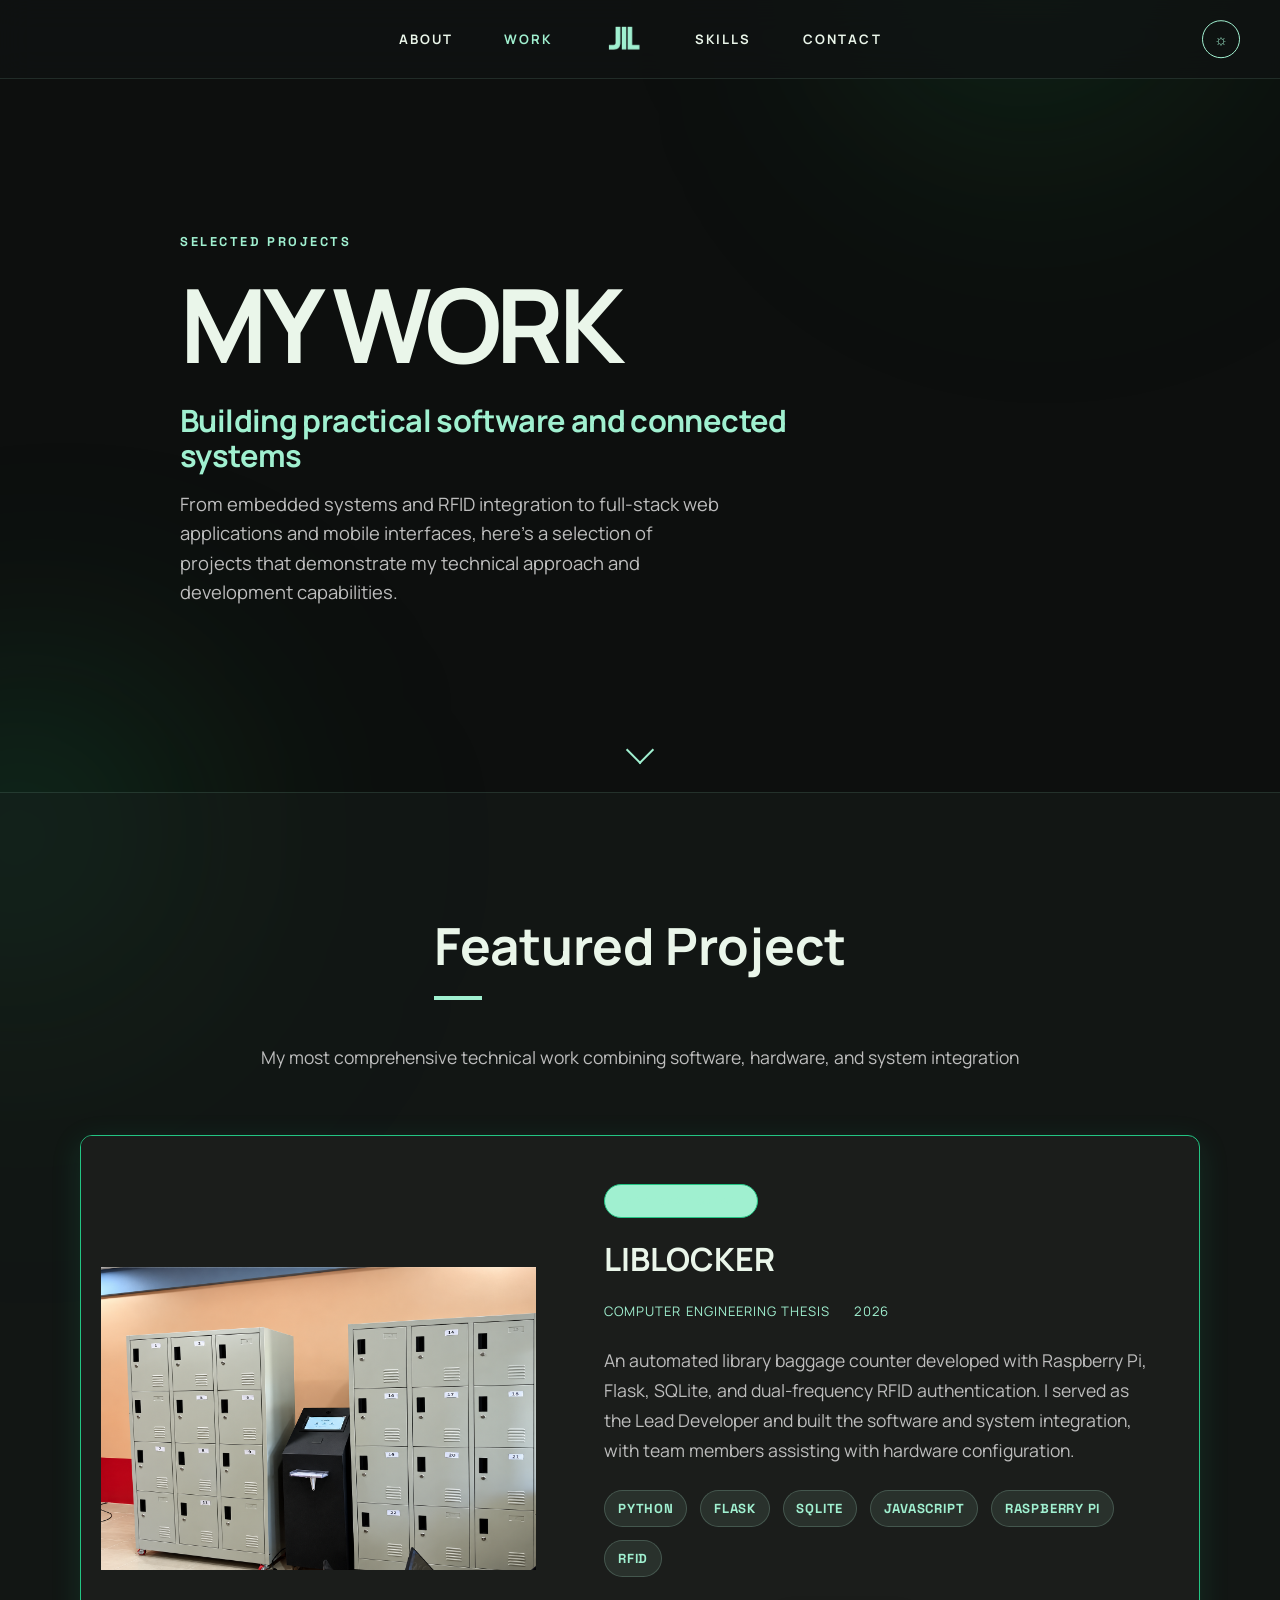
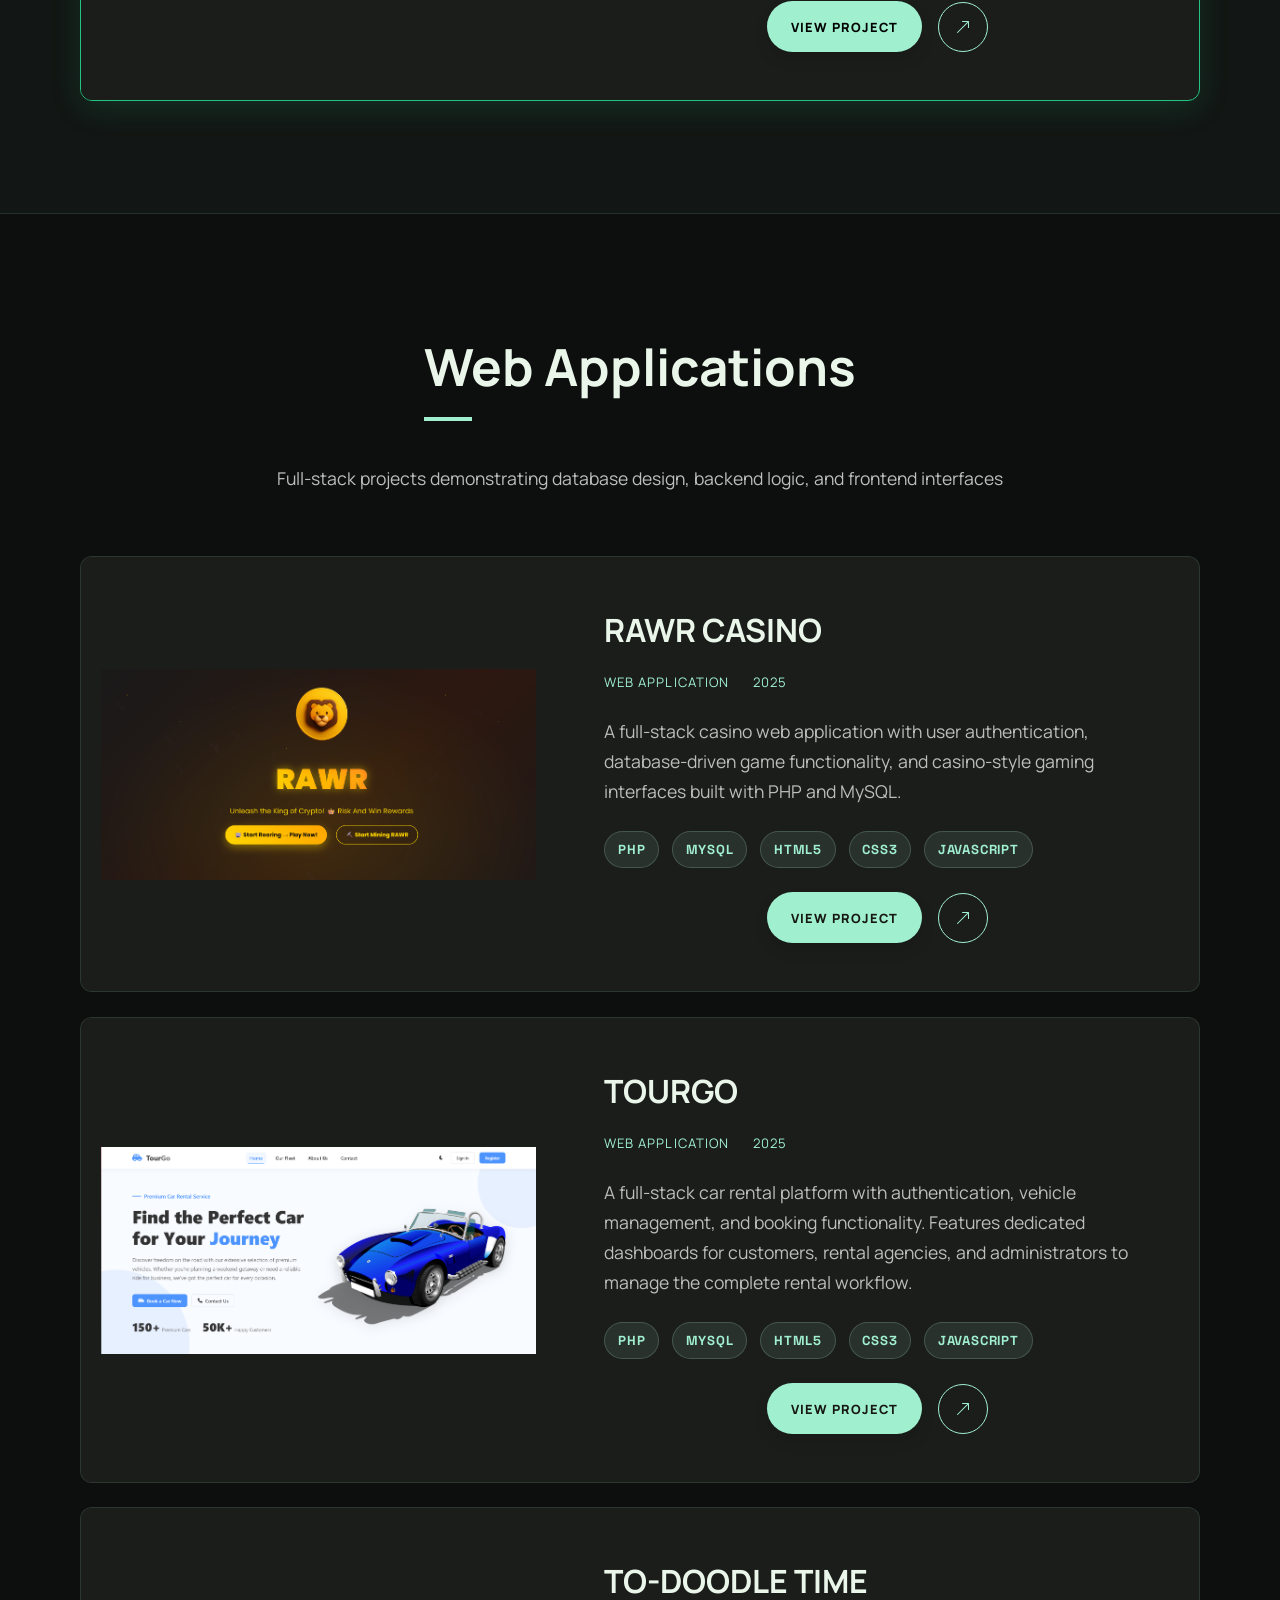
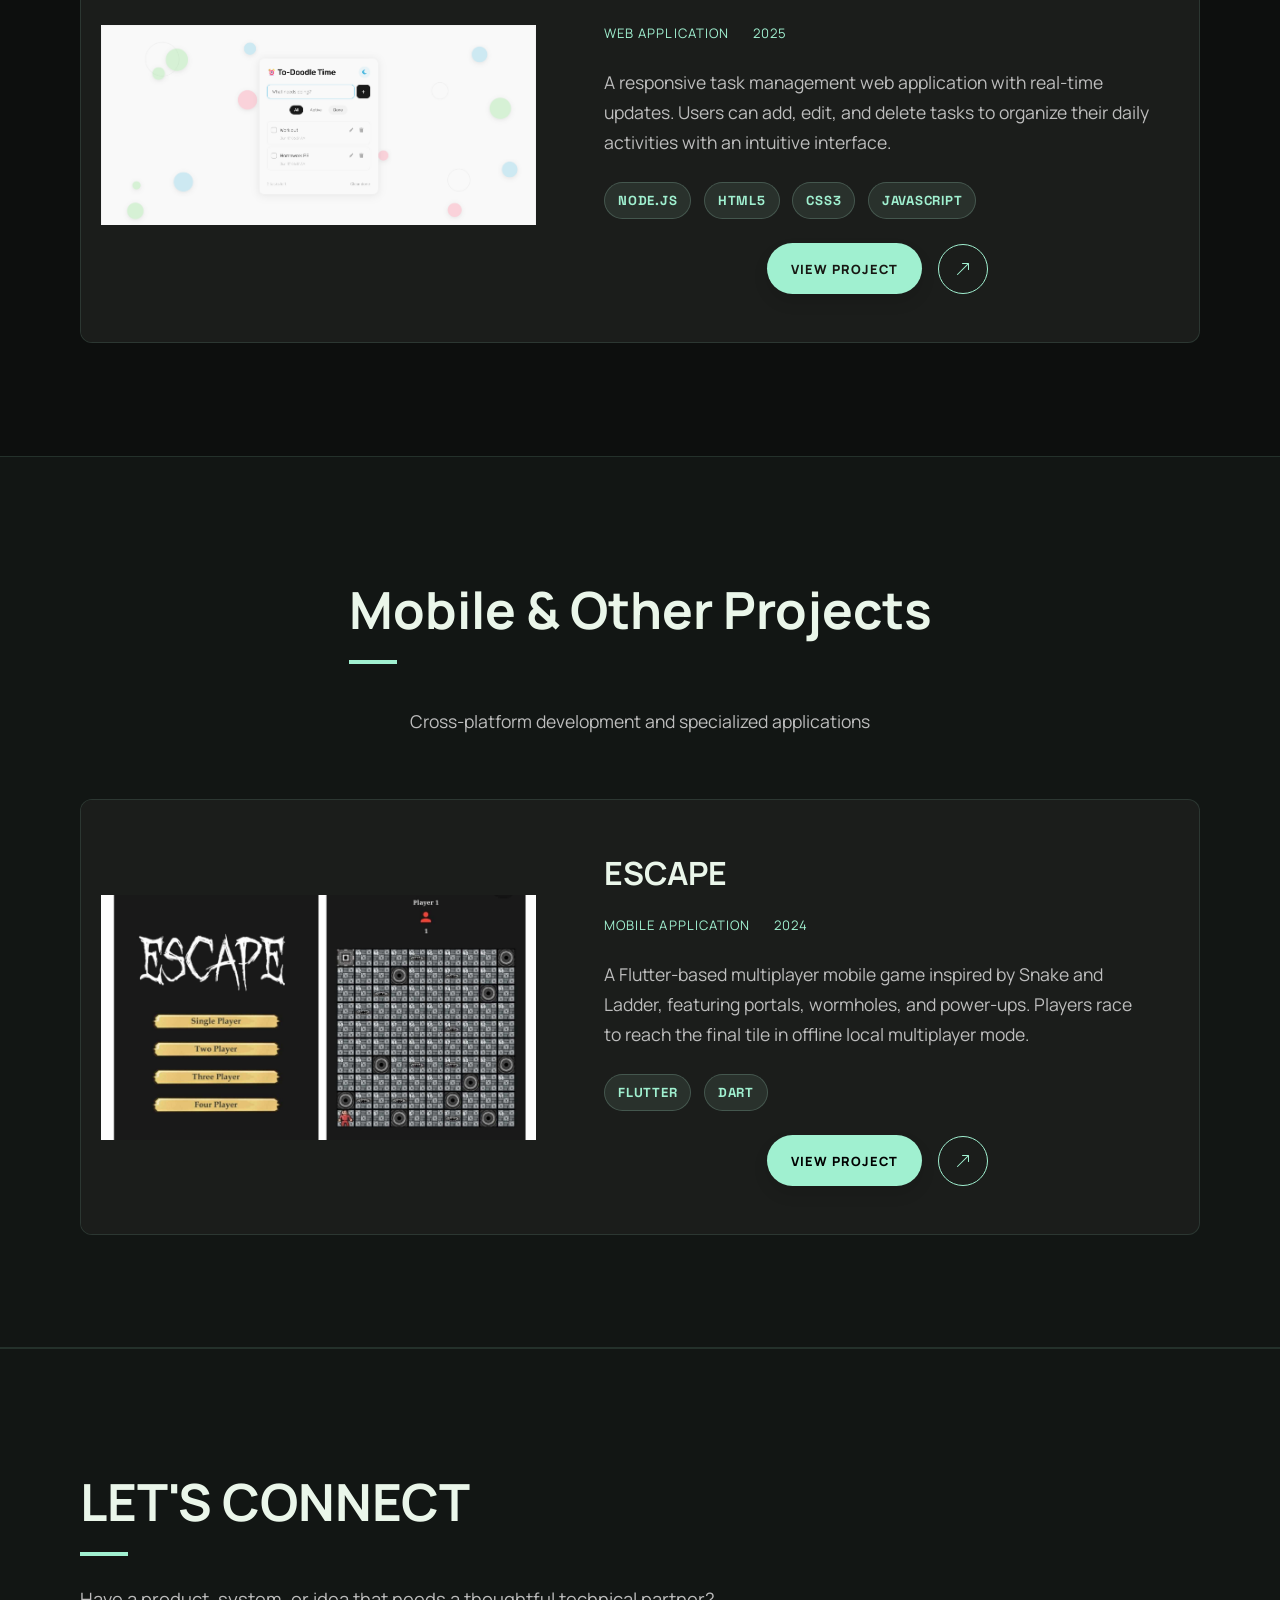
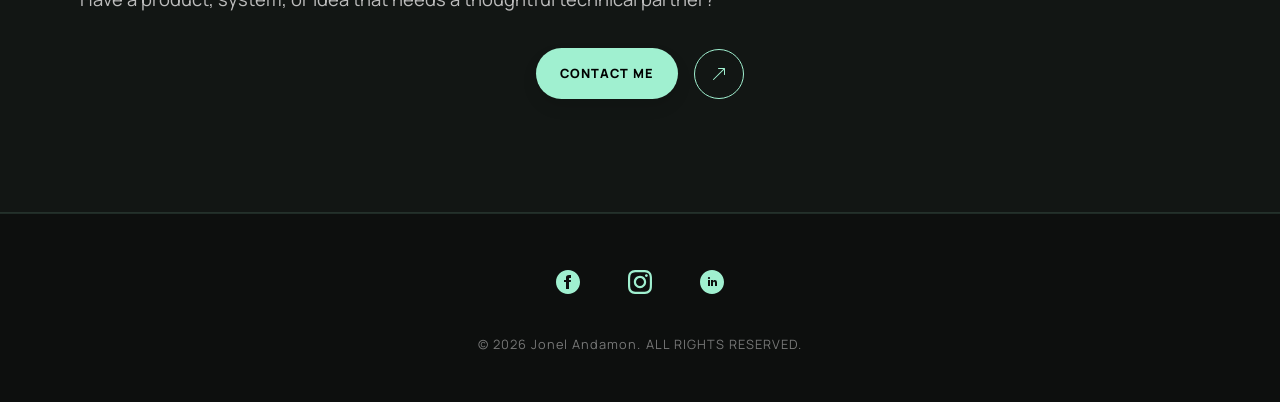
<file: work.html>
<!DOCTYPE html>
<html lang="en">
<head>
    <meta charset="UTF-8">
    <meta name="viewport" content="width=device-width, initial-scale=1.0">
    <meta name="description" content="Explore Jonel Andamon's software and Computer Engineering projects including LibLocker, RAWR Casino, TourGo, and more. Full-stack web applications, embedded systems, and mobile development work.">
    <meta property="og:title" content="Projects & Work | Jonel Andamon">
    <meta property="og:description" content="Full-stack web applications, embedded systems, and Computer Engineering projects by Jonel Andamon.">
    <meta property="og:type" content="website">
    <title>Projects & Work | Jonel Andamon</title>
    <link href="https://fonts.googleapis.com/css2?family=Manrope:wght@400;500;600;700;800&family=Space+Grotesk:wght@400;500;600;700&display=swap" rel="stylesheet">
    <link rel="stylesheet" href="https://unpkg.com/aos@2.3.1/dist/aos.css">
    <link rel="stylesheet" href="assets/css/portfolio.css">
    <link rel="icon" type="image/png" sizes="64x64" href="assets/images/branding/logo.png">
</head>
<body>
    <div class="top-shadow"></div>
    <div class="bottom-shadow"></div>
    
    <header>
        <div class="nav-container">
            <div class="mobile-logo">
                <a href="index.html">
                    <img src="assets/images/branding/logo.png" alt="Portfolio logo">
                </a>
            </div>
            <button class="hamburger" id="hamburger" type="button" aria-label="Open navigation" aria-expanded="false" aria-controls="navLinks">
                <div class="line"></div>
                <div class="line"></div>
                <div class="line"></div>
            </button>
            
            <nav class="nav-links" id="navLinks">
                <a href="about.html" data-aos="fade-down">About</a>
                <a href="work.html" data-aos="fade-down" data-aos-delay="100" class="active">Work</a>
                <div class="logo" data-aos="fade-down" data-aos-delay="200">
                    <a href="index.html">
                        <img src="assets/images/branding/logo.png" alt="Portfolio logo">
                    </a>
                </div>
                <a href="skill.html" data-aos="fade-down" data-aos-delay="300">Skills</a>
                <a href="contact.html" data-aos="fade-down" data-aos-delay="400">Contact</a>
            </nav>
            <button class="theme-toggle" type="button" aria-label="Switch to light mode" title="Switch to light mode" aria-pressed="false">
                <span class="theme-icon" aria-hidden="true"></span>
                <span class="theme-label">Light mode</span>
            </button>
        </div>
    </header>

    <section class="hero work-hero" data-aos="fade-up" data-aos-delay="500">
        <div class="container">
            <p class="eyebrow">Selected Projects</p>
            <h1>MY WORK</h1>
            <p class="subtitle">Building practical software and connected systems</p>
            <p class="hero-copy">From embedded systems and RFID integration to full-stack web applications and mobile interfaces, here's a selection of projects that demonstrate my technical approach and development capabilities.</p>
        </div>
        <div class="scroll-indicator">
            <span></span>
        </div>
    </section>

   <section class="section dark-section">
    <div class="container">
        <div class="work-intro" data-aos="fade-up">
            <h2 class="section-title">Featured Project</h2>
            <p class="section-subtitle">My most comprehensive technical work combining software, hardware, and system integration</p>
        </div>
        
        <div class="vertical-projects">
            
            <div id="liblocker" class="project-card-vertical featured-project-card" data-aos="fade-up" data-aos-delay="200">
                <button type="button"
                        class="project-image-vertical project-image-clickable"
                        data-img="projects/liblocker/images/deployed.jpg"
                        data-img-alt="LibLocker deployed system"
                        aria-label="View full-size LibLocker image">
                    <img src="projects/liblocker/images/deployed.png"
                         alt="LibLocker deployed system"
                         loading="lazy">
                    <span class="image-zoom-hint" aria-hidden="true">View image</span>
                </button>
                <div class="project-info">
                    <div class="featured-label">FEATURED PROJECT</div>
                    <h3>LIBLOCKER</h3>
                    <div class="project-meta">
                        <span class="project-category">Computer Engineering Thesis</span>
                        <span class="project-date">2026</span>
                    </div>
                    <p class="project-description">
                        An automated library baggage counter developed with Raspberry Pi, Flask, SQLite, and dual-frequency RFID authentication. I served as the Lead Developer and built the software and system integration, with team members assisting with hardware configuration.
                    </p>
                    <div class="tech-stack">
                        <span>Python</span>
                        <span>Flask</span>
                        <span>SQLite</span>
                        <span>JavaScript</span>
                        <span>Raspberry Pi</span>
                        <span>RFID</span>
                    </div>
                    <div class="button-group" style="margin-top: 1.5rem;">
                        <a href="projects/liblocker/" class="action-button">View Project</a>
                        <a href="projects/liblocker/" class="icon-button" aria-label="View LibLocker project details">
                            <svg xmlns="http://www.w3.org/2000/svg" width="16" height="16" fill="currentColor" viewBox="0 0 16 16">
                                <path fill-rule="evenodd" d="M14 2.5a.5.5 0 0 0-.5-.5h-6a.5.5 0 0 0 0 1h4.793L2.146 13.146a.5.5 0 0 0 .708.708L13 3.707V8.5a.5.5 0 0 0 1 0v-6z"/>
                            </svg>
                        </a>
                    </div>
                </div>
            </div>
        </div>
    </div>
</section>

<section class="section">
    <div class="container">
        <div class="work-intro" data-aos="fade-up">
            <h2 class="section-title">Web Applications</h2>
            <p class="section-subtitle">Full-stack projects demonstrating database design, backend logic, and frontend interfaces</p>
        </div>
        
        <div class="vertical-projects">
            <div id="rawr" class="project-card-vertical" data-aos="fade-up" data-aos-delay="300">
                <button type="button"
                        class="project-image-vertical project-image-clickable"
                        data-img="projects/rawr/images/rawr-casino.png"
                        data-img-alt="RAWR Casino web application"
                        aria-label="View full-size RAWR Casino image">
                    <img src="projects/rawr/images/rawr-casino.png"
                         alt="RAWR Casino web application"
                         loading="lazy">
                    <span class="image-zoom-hint" aria-hidden="true">View image</span>
                </button>
                <div class="project-info">
                    <h3>RAWR CASINO</h3>
                    <div class="project-meta">
                        <span class="project-category">Web Application</span>
                        <span class="project-date">2025</span>
                    </div>
                    <p class="project-description">
                        A full-stack casino web application with user authentication, database-driven game functionality, and casino-style gaming interfaces built with PHP and MySQL.
                    </p>
                    <div class="tech-stack">
                        <span>PHP</span>
                        <span>MySQL</span>
                        <span>HTML5</span>
                        <span>CSS3</span>
                        <span>JavaScript</span>
                    </div>
                    <div class="button-group" style="margin-top: 1.5rem;">
                        <a href="projects/rawr/" class="action-button">View Project</a>
                        <a href="projects/rawr/" class="icon-button" aria-label="View RAWR Casino project details">
                            <svg xmlns="http://www.w3.org/2000/svg" width="16" height="16" fill="currentColor" viewBox="0 0 16 16">
                                <path fill-rule="evenodd" d="M14 2.5a.5.5 0 0 0-.5-.5h-6a.5.5 0 0 0 0 1h4.793L2.146 13.146a.5.5 0 0 0 .708.708L13 3.707V8.5a.5.5 0 0 0 1 0v-6z"/>
                            </svg>
                        </a>
                    </div>
                </div>
            </div>

            <div id="tourgo" class="project-card-vertical" data-aos="fade-up" data-aos-delay="400">
                <button type="button"
                        class="project-image-vertical project-image-clickable"
                        data-img="projects/tourgo/images/tourgo.png"
                        data-img-alt="TourGo car rental web application"
                        aria-label="View full-size TourGo image">
                    <img src="projects/tourgo/images/tourgo.png"
                         alt="TourGo car rental web application"
                         loading="lazy">
                    <span class="image-zoom-hint" aria-hidden="true">View image</span>
                </button>
                <div class="project-info">
                    <h3>TOURGO</h3>
                    <div class="project-meta">
                        <span class="project-category">Web Application</span>
                        <span class="project-date">2025</span>
                    </div>
                    <p class="project-description">
                        A full-stack car rental platform with authentication, vehicle management, and booking functionality. Features dedicated dashboards for customers, rental agencies, and administrators to manage the complete rental workflow.
                    </p>
                    <div class="tech-stack">
                        <span>PHP</span>
                        <span>MySQL</span>
                        <span>HTML5</span>
                        <span>CSS3</span>
                        <span>JavaScript</span>
                    </div>
                    <div class="button-group" style="margin-top: 1.5rem;">
                        <a href="projects/tourgo/" class="action-button">View Project</a>
                        <a href="projects/tourgo/" class="icon-button" aria-label="View TourGO project details">
                            <svg xmlns="http://www.w3.org/2000/svg" width="16" height="16" fill="currentColor" viewBox="0 0 16 16">
                                <path fill-rule="evenodd" d="M14 2.5a.5.5 0 0 0-.5-.5h-6a.5.5 0 0 0 0 1h4.793L2.146 13.146a.5.5 0 0 0 .708.708L13 3.707V8.5a.5.5 0 0 0 1 0v-6z"/>
                            </svg>
                        </a>
                    </div>
                </div>
            </div>

            <div id="todoodle" class="project-card-vertical" data-aos="fade-up" data-aos-delay="500">
                <button type="button"
                        class="project-image-vertical project-image-clickable"
                        data-img="projects/to-doodle-time/images/todoodle.png"
                        data-img-alt="To-Doodle Time task management web application"
                        aria-label="View full-size To-Doodle Time image">
                    <img src="projects/to-doodle-time/images/todoodle.png"
                         alt="To-Doodle Time task management web application"
                         loading="lazy">
                    <span class="image-zoom-hint" aria-hidden="true">View image</span>
                </button>
                <div class="project-info">
                    <h3>TO-DOODLE TIME</h3>
                    <div class="project-meta">
                        <span class="project-category">Web Application</span>
                        <span class="project-date">2025</span>
                    </div>
                    <p class="project-description">
                        A responsive task management web application with real-time updates. Users can add, edit, and delete tasks to organize their daily activities with an intuitive interface.
                    </p>
                    <div class="tech-stack">
                        <span>Node.js</span>
                        <span>HTML5</span>
                        <span>CSS3</span>
                        <span>JavaScript</span>
                    </div>
                    <div class="button-group" style="margin-top: 1.5rem;">
                        <a href="projects/to-doodle-time/" class="action-button">View Project</a>
                        <a href="projects/to-doodle-time/" class="icon-button" aria-label="View To-Doodle Time project details">
                            <svg xmlns="http://www.w3.org/2000/svg" width="16" height="16" fill="currentColor" viewBox="0 0 16 16">
                                <path fill-rule="evenodd" d="M14 2.5a.5.5 0 0 0-.5-.5h-6a.5.5 0 0 0 0 1h4.793L2.146 13.146a.5.5 0 0 0 .708.708L13 3.707V8.5a.5.5 0 0 0 1 0v-6z"/>
                            </svg>
                        </a>
                    </div>
                </div>
            </div>
        </div>
    </div>
</section>

<section class="section dark-section">
    <div class="container">
        <div class="work-intro" data-aos="fade-up">
            <h2 class="section-title">Mobile & Other Projects</h2>
            <p class="section-subtitle">Cross-platform development and specialized applications</p>
        </div>
        
        <div class="vertical-projects">
            <div id="escape" class="project-card-vertical" data-aos="fade-up">
                <button type="button"
                        class="project-image-vertical project-image-clickable"
                        data-img="projects/escape/images/escape.jpg"
                        data-img-alt="Escape mobile game"
                        aria-label="View full-size Escape game image">
                    <img src="projects/escape/images/escape.jpg"
                         alt="Escape mobile game"
                         loading="lazy">
                    <span class="image-zoom-hint" aria-hidden="true">View image</span>
                </button>
                <div class="project-info">
                    <h3>ESCAPE</h3>
                    <div class="project-meta">
                        <span class="project-category">Mobile Application</span>
                        <span class="project-date">2024</span>
                    </div>
                    <p class="project-description">
                        A Flutter-based multiplayer mobile game inspired by Snake and Ladder, featuring portals, wormholes, and power-ups. Players race to reach the final tile in offline local multiplayer mode.
                    </p>
                    <div class="tech-stack">
                        <span>Flutter</span>
                        <span>Dart</span>
                    </div>
                    <div class="button-group" style="margin-top: 1.5rem;">
                        <a href="projects/escape/" class="action-button">View Project</a>
                        <a href="projects/escape/" class="icon-button" aria-label="View Escape project details">
                            <svg xmlns="http://www.w3.org/2000/svg" width="16" height="16" fill="currentColor" viewBox="0 0 16 16">
                                <path fill-rule="evenodd" d="M14 2.5a.5.5 0 0 0-.5-.5h-6a.5.5 0 0 0 0 1h4.793L2.146 13.146a.5.5 0 0 0 .708.708L13 3.707V8.5a.5.5 0 0 0 1 0v-6z"/>
                            </svg>
                        </a>
                    </div>
                </div>
            </div>


            
        </div>
    </div>
</section>

<section id="contact" class="section dark-section">
    <div class="container">
        <h2 class="section-title" data-aos="fade-up">LET'S CONNECT</h2>
            <p class="section-text" data-aos="fade-up">Have a product, system, or idea that needs a thoughtful technical partner?</p>
            <div class="button-group" data-aos="fade-up">
                <a href="contact.html" class="action-button">Contact Me</a>
                <a href="contact.html" class="icon-button" aria-label="Contact me">
                    <svg xmlns="http://www.w3.org/2000/svg" width="16" height="16" fill="currentColor" viewBox="0 0 16 16">
                        <path fill-rule="evenodd" d="M14 2.5a.5.5 0 0 0-.5-.5h-6a.5.5 0 0 0 0 1h4.793L2.146 13.146a.5.5 0 0 0 .708.708L13 3.707V8.5a.5.5 0 0 0 1 0v-6z"/>
                    </svg>
                </a>
            </div>
    </div>
</section>

    <footer>
        <div class="social-links" data-aos="fade-up">
            <a href="https://www.facebook.com/share/1BYpJdVybT/" target="_blank" aria-label="Facebook" rel="noopener noreferrer">
                <svg xmlns="http://www.w3.org/2000/svg" width="24" height="24" viewBox="0 0 24 24" fill="var(--primary)">
                    <path d="M12 0c-6.627 0-12 5.373-12 12s5.373 12 12 12 12-5.373 12-12-5.373-12-12-12zm3 8h-1.35c-.538 0-.65.221-.65.778v1.222h2l-.209 2h-1.791v7h-3v-7h-2v-2h2v-2.308c0-1.769.931-2.692 3.029-2.692h1.971v3z"/>
                </svg>
            </a>
            <a href="https://www.instagram.com/_dyoneeell?igsh=d3g4NmZldGcwbHEw" target="_blank" aria-label="Instagram" rel="noopener noreferrer">
                <svg xmlns="http://www.w3.org/2000/svg" width="24" height="24" viewBox="0 0 24 24" fill="var(--primary)">
                    <path d="M12 2.163c3.204 0 3.584.012 4.85.07 3.252.148 4.771 1.691 4.919 4.919.058 1.265.069 1.645.069 4.849 0 3.205-.012 3.584-.069 4.849-.149 3.225-1.664 4.771-4.919 4.919-1.266.058-1.644.07-4.85.07-3.204 0-3.584-.012-4.849-.07-3.26-.149-4.771-1.699-4.919-4.92-.058-1.265-.07-1.644-.07-4.849 0-3.204.013-3.583.07-4.849.149-3.227 1.664-4.771 4.919-4.919 1.266-.057 1.645-.069 4.849-.069zm0-2.163c-3.259 0-3.667.014-4.947.072-4.358.2-6.78 2.618-6.98 6.98-.059 1.281-.073 1.689-.073 4.948 0 3.259.014 3.668.072 4.948.2 4.358 2.618 6.78 6.98 6.98 1.281.058 1.689.072 4.948.072 3.259 0 3.668-.014 4.948-.072 4.354-.2 6.782-2.618 6.979-6.98.059-1.28.073-1.689.073-4.948 0-3.259-.014-3.667-.072-4.947-.196-4.354-2.617-6.78-6.979-6.98-1.281-.059-1.69-.073-4.949-.073zm0 5.838c-3.403 0-6.162 2.759-6.162 6.162s2.759 6.163 6.162 6.163 6.162-2.759 6.162-6.163c0-3.403-2.759-6.162-6.162-6.162zm0 10.162c-2.209 0-4-1.79-4-4 0-2.209 1.791-4 4-4s4 1.791 4 4c0 2.21-1.791 4-4 4zm6.406-11.845c-.796 0-1.441.645-1.441 1.44s.645 1.44 1.441 1.44c.795 0 1.439-.645 1.439-1.44s-.644-1.44-1.439-1.44z"/>
                </svg>
            </a>
            <a href="https://www.linkedin.com/in/jonel-andamon-7ba1b735b?trk=contact-info" target="_blank" aria-label="LinkedIn" rel="noopener noreferrer">
                <svg xmlns="http://www.w3.org/2000/svg" width="24" height="24" viewBox="0 0 24 24" fill="var(--primary)">
                    <path d="M12 0c-6.627 0-12 5.373-12 12s5.373 12 12 12 12-5.373 12-12-5.373-12-12-12zm-2 16h-2v-6h2v6zm-1-6.891c-.607 0-1.1-.496-1.1-1.109 0-.612.492-1.109 1.1-1.109s1.1.497 1.1 1.109c0 .613-.493 1.109-1.1 1.109zm8 6.891h-1.998v-2.861c0-1.881-2.002-1.722-2.002 0v2.861h-2v-6h2v1.093c.872-1.616 4-1.736 4 1.548v3.359z"/>
                </svg>
            </a>
        </div>
        <p class="copyright"></p>
    </footer>


    <!-- Project Image Modal -->
    <div id="imageModal" class="image-modal" role="dialog" aria-modal="true" aria-hidden="true" aria-label="Project image preview">
        <button type="button" class="image-modal-close" id="imageModalClose" aria-label="Close image preview">&times;</button>
        <img class="image-modal-content" id="imageModalImg" alt="Project full-size preview">
    </div>

    <script src="https://unpkg.com/aos@2.3.1/dist/aos.js"></script>
    <script src="assets/js/portfolio.js"></script>
</body>
</html>
</file>
<file: assets/css/portfolio.css>
/* ====================== ROOT VARIABLES ====================== */
:root {
    --primary: #a0f0d0;
    --primary-dark: #23c483;
    --bg-dark: #0d0f0e;
    --bg-light: #1b1d1b;
    --text-light: #eaf6ea;
    --muted-text-color: #bdbdbd;  
    --timeline-marker: 20px;
    --card-padding: 2rem;
}

/* ====================== BASE STYLES ====================== */
* {
    margin: 0;
    padding: 0;
    box-sizing: border-box;
    font-family: 'Manrope', sans-serif;
    scroll-behavior: smooth;
}

body {
    background-color: var(--bg-dark);
    color: var(--text-light);
    overflow-x: hidden;
    transition: background-color 0.45s ease, color 0.45s ease;
}

/* ====================== TYPOGRAPHY ====================== */
.section-title {
    font-size: 2.5rem;
    color: var(--primary);
    margin-bottom: 3rem;
    text-transform: uppercase;
    letter-spacing: 3px;
    position: relative;
    display: inline-block;
}

.section-title::after {
    content: '';
    position: absolute;
    bottom: -10px;
    left: 0;
    width: 50px;
    height: 3px;
    background: var(--primary);
}

.section-title .line {
    flex-grow: 1;
    height: 2px;
    background: var(--primary);
}

.intro {
    font-size: 1.75rem;
    margin: 3rem 0 4rem;
    font-weight: 500;
    color: var(--text-light);
}

.details {
    color: var(--muted-text-color);
    font-size: 1.3rem;
    line-height: 2;
}

.section-text {
    font-size: 1.1rem;
    line-height: 1.8;
    max-width: 700px;
    margin-bottom: 2rem;
}

/* ====================== LAYOUT & CONTAINERS ====================== */
.container {
    max-width: 1200px;
    margin: 0 auto;
}

.section {
    padding: 6rem 2rem;
    position: relative;
}

.button-group {
    display: flex;
    gap: 1rem;
    margin-top: 2rem;
}

/* ====================== BACKGROUND ELEMENTS ====================== */
.top-shadow,
.bottom-shadow {
    position: fixed;
    width: 800px;
    height: 800px;
    background: rgba(0, 100, 0, 0.15);
    border-radius: 50%;
    filter: blur(100px);
    z-index: -1;
}

.top-shadow {
    top: 20%;
    left: -800px;
    animation: floatRight 25s linear infinite;
}

.bottom-shadow {
    bottom: 20%;
    left: -800px;
    animation: floatRight 30s linear infinite 5s;
}

@keyframes floatRight {
    0% { transform: translateX(-100%); }
    100% { transform: translateX(calc(100vw + 100%)); }
}

/* ====================== NAVIGATION ====================== */
header {
    position: fixed;
    top: 0;
    width: 100%;
    padding: 1.5rem 2rem;
    background: none;
    backdrop-filter: blur(10px);
    z-index: 100;
    transition: transform 0.35s ease, box-shadow 0.35s ease;
}

header.hide-nav {
    transform: translateY(-100%);
    transition: transform 0.3s ease-in-out;
}


.nav-container {
    max-width: 1200px;
    margin: 0 auto;
    display: flex;
    justify-content: center;
    align-items: center;
    position: relative;
}

.mobile-logo {
    display: none;
}

.logo {
    display: flex;
    align-items: center;
}

.logo img {
    height: 40px;
    object-fit: contain;
}

.nav-links {
    display: flex;
    align-items: center;
    justify-content: center;
    width: 100%;
    gap: 4rem;
}

.nav-links a {
    color: var(--text-light);
    text-decoration: none;
    font-size: 0.9rem;
    text-transform: uppercase;
    letter-spacing: 6px;
    transition: color 0.3s;
    position: relative;
}

.nav-links a:hover {
    color: var(--primary);
}

.nav-links a::after {
    content: "";
    position: absolute;
    left: 50%;
    bottom: -4px;
    transform: translateX(-50%);
    height: 2px;
    width: 0;
    background-color: var(--primary);
    transition: width 0.4s ease;
}

.nav-links a:hover::after {
    width: 100%;
}

.theme-toggle {
    align-items: center;
    background: transparent;
    border: 1px solid var(--primary);
    border-radius: 999px;
    color: var(--primary);
    cursor: pointer;
    display: inline-flex;
    font-family: 'Manrope', sans-serif;
    font-size: 1.05rem;
    justify-content: center;
    height: 2.35rem;
    padding: 0;
    position: absolute;
    right: 0;
    top: 50%;
    transform: translateY(-50%);
    width: 2.35rem;
    transition: background-color 0.3s ease, color 0.3s ease, transform 0.3s ease;
    z-index: 102;
}

.theme-toggle:hover,
.theme-toggle:focus-visible {
    background: var(--primary);
    color: var(--bg-dark);
    outline: none;
    transform: translateY(calc(-50% - 2px));
}

.theme-icon::before {
    content: '\263C';
    font-size: 0.95rem;
}

[data-theme="light"] .theme-icon::before {
    content: '\263E';
}

.theme-label {
    display: none;
}

.hamburger {
    display: none;
    flex-direction: column;
    justify-content: space-between;
    align-items: center;
    width: 30px;
    height: 21px;
    padding: 0;
    margin: 0;
    border: 0;
    outline: none;
    background: transparent !important;
    background-color: transparent !important;
    box-shadow: none;
    color: inherit;
    -webkit-appearance: none;
    appearance: none;
    cursor: pointer;
    z-index: 101;
}

.hamburger .line {
    display: block;
    width: 100%;
    height: 3px;
    background: var(--primary);
    border-radius: 3px;
    transition: all 0.3s ease;
}

/* ====================== HERO SECTION ====================== */
.hero {
    height: 100vh;
    display: flex;
    align-items: center;
    justify-content: center;
    text-align: center;
    padding: 0 2rem;
    padding-top: 80px;
}

.hero h1 {
    font-size: 5rem;
    font-weight: 700;
    color: var(--primary);
    margin-bottom: 1rem;
    letter-spacing: 5px;
    text-transform: uppercase;
}

.hero .subtitle {
    font-size: 1.4rem;
    margin-bottom: 3rem;
    letter-spacing: 2px;
}

.scroll-indicator {
    position: absolute;
    bottom: 40px;
    left: 50%;
    transform: translateX(-50%);
}

.scroll-indicator span {
    display: block;
    width: 20px;
    height: 20px;
    border-bottom: 2px solid var(--primary);
    border-right: 2px solid var(--primary);
    transform: rotate(45deg);
    animation: scrollAnimation 2s infinite;
}

@keyframes scrollAnimation {
    0% { opacity: 0; transform: rotate(45deg) translateY(-20px); }
    50% { opacity: 1; }
    100% { opacity: 0; transform: rotate(45deg) translateY(20px); }
}

/* ====================== BUTTONS ====================== */
.action-button {
    padding: 1.3em 3em;
    font-size: 12px;
    text-transform: uppercase;
    letter-spacing: 2.5px;
    font-weight: 500;
    color: #000;
    background-color: var(--primary);
    border: none;
    border-radius: 45px;
    box-shadow: 0px 8px 15px rgba(0, 0, 0, 0.1);
    transition: all 0.3s ease 0s;
    cursor: pointer;
    outline: none;
}

.action-button:hover {
    background-color: var(--primary-dark);
    box-shadow: 0px 15px 20px rgba(46, 229, 157, 0.4);
    color: #fff;
    transform: translateY(-7px);
}

.action-button:active {
    transform: translateY(-1px);
}

.icon-button {
    width: 50px;
    height: 50px;
    display: flex;
    align-items: center;
    justify-content: center;
    background-color: var(--primary);
    border: none;
    border-radius: 50%;
    cursor: pointer;
    transition: all 0.3s ease;
    box-shadow: 0px 8px 15px rgba(0, 0, 0, 0.1);
}

.icon-button svg {
    transition: all 0.3s ease;
}

.icon-button:hover {
    background-color: var(--primary-dark);
    box-shadow: 0px 15px 20px rgba(46, 229, 157, 0.4);
    transform: translateY(-7px);
}

.dark-section .icon-button {
    color: var(--primary);
}

.icon-button:hover svg {
    transform: translate(3px, -3px);
}

.icon-button:active {
    transform: translateY(-1px);
}

.dark-section .action-button {
    --primary: #a0f0d0;
    color: #000;
}

.dark-section .icon-button {
    --primary: #a0f0d0;
    color: var(--primary);
}

.dark-section .action-button:hover,
.dark-section .icon-button:hover {
    background-color: var(--primary-dark);
    color: #fff;
}

/* ====================== SKILLS SECTION ====================== */
.tech-overview {
    margin-bottom: 4rem;
}

.tech-grid {
    display: grid;
    grid-template-columns: repeat(auto-fit, minmax(240px, 1fr));
    gap: 2rem;
    margin-top: 3rem;
}

.tech-card {
    background: rgba(27, 29, 27, 0.7);
    border: 1px solid rgba(160, 240, 208, 0.1);
    border-radius: 15px;
    padding: 2rem;
    text-align: center;
    transition: all 0.4s cubic-bezier(0.23, 1, 0.32, 1);
    position: relative;
    overflow: hidden;
    cursor: pointer;
}

.tech-card::before {
    content: '';
    position: absolute;
    top: 0;
    left: -100%;
    width: 100%;
    height: 100%;
    background: linear-gradient(90deg, transparent, rgba(160, 240, 208, 0.1), transparent);
    transition: left 0.5s ease;
}

.tech-card:hover::before {
    left: 100%;
}

.tech-card:hover {
    transform: translateY(-10px) scale(1.02);
    border-color: var(--primary);
    box-shadow: 0 15px 40px rgba(35, 196, 131, 0.2);
    background: rgba(35, 196, 131, 0.05);
}

.tech-icon {
    width: 80px;
    height: 80px;
    margin: 0 auto 1.5rem;
    display: flex;
    align-items: center;
    justify-content: center;
    border-radius: 50%;
    background: rgba(160, 240, 208, 0.1);
    transition: all 0.4s ease;
}

.tech-icon svg {
    width: 50px;
    height: 50px;
    color: var(--primary);
    transition: all 0.4s ease;
}

.tech-card:hover .tech-icon {
    background: rgba(160, 240, 208, 0.2);
    transform: scale(1.1) rotate(5deg);
    box-shadow: 0 10px 30px rgba(35, 196, 131, 0.3);
}

.tech-card:hover .tech-icon svg {
    color: var(--primary-dark);
    transform: scale(1.1);
}

.tech-card h4 {
    color: var(--primary);
    font-size: 1.3rem;
    margin-bottom: 0.75rem;
    font-weight: 700;
    transition: color 0.3s ease;
}

.tech-card:hover h4 {
    color: var(--primary-dark);
}

.tech-card p {
    color: var(--muted-text-color);
    font-size: 0.95rem;
    line-height: 1.6;
    transition: color 0.3s ease;
}

.tech-card:hover p {
    color: var(--text-light);
}

.vertical-skills {
    display: flex;
    flex-direction: column;
    gap: 3rem;
    max-width: 800px;
    margin: 0 auto;
}

.skill-group {
    border-left: 3px solid var(--primary-dark);
    padding-left: 2rem;
    position: relative;
}

.skill-group h3 {
    color: var(--primary);
    font-size: 1.5rem;
    margin-bottom: 1.5rem;
    text-transform: uppercase;
    letter-spacing: 2px;
}

.skill-item {
    margin-bottom: 2rem;
    padding: 1.5rem;
    background: rgba(27, 29, 27, 0.5);
    border-radius: 8px;
    transition: transform 0.3s ease;
}

.skill-item:hover {
    transform: translateX(10px);
}

.skill-item h4 {
    color: var(--primary);
    margin-bottom: 0.5rem;
    font-size: 1.1rem;
}

.skill-item p {
    color: var(--muted-text-color);
    line-height: 1.6;
    font-size: 0.95rem;
}

.skill-item-with-icon {
    display: flex;
    gap: 1.5rem;
    align-items: flex-start;
    margin-bottom: 2rem;
    padding: 1.5rem;
    background: rgba(27, 29, 27, 0.5);
    border: 1px solid rgba(160, 240, 208, 0.1);
    border-radius: 12px;
    transition: all 0.4s cubic-bezier(0.23, 1, 0.32, 1);
    cursor: pointer;
}

.skill-item-with-icon:hover {
    transform: translateX(15px);
    background: rgba(35, 196, 131, 0.08);
    border-color: var(--primary);
    box-shadow: 0 8px 24px rgba(35, 196, 131, 0.15);
}

.skill-icon {
    flex-shrink: 0;
    width: 60px;
    height: 60px;
    display: flex;
    align-items: center;
    justify-content: center;
    background: rgba(160, 240, 208, 0.1);
    border-radius: 12px;
    transition: all 0.4s ease;
}

.skill-icon svg {
    width: 35px;
    height: 35px;
    color: var(--primary);
    transition: all 0.4s ease;
}

.skill-icon span {
    display: flex;
    align-items: center;
    justify-content: center;
}

.skill-item-with-icon:hover .skill-icon {
    background: rgba(160, 240, 208, 0.2);
    transform: scale(1.1) rotate(-5deg);
    box-shadow: 0 8px 20px rgba(35, 196, 131, 0.25);
}

.skill-item-with-icon:hover .skill-icon svg {
    color: var(--primary-dark);
    transform: scale(1.05);
}

.skill-content {
    flex: 1;
}

.skill-content h4 {
    color: var(--primary);
    font-size: 1.2rem;
    margin-bottom: 0.5rem;
    font-weight: 700;
    transition: color 0.3s ease;
}

.skill-item-with-icon:hover .skill-content h4 {
    color: var(--primary-dark);
}

.skill-content p {
    color: var(--muted-text-color);
    line-height: 1.7;
    font-size: 0.95rem;
    transition: color 0.3s ease;
}

.skill-item-with-icon:hover .skill-content p {
    color: var(--text-light);
}



/* ====================== CONTACT SECTION ====================== */
.contact-intro {
    text-align: center;
    max-width: 600px;
    margin: 0 auto 4rem;
}

.contact-intro p {
    color: var(--muted-text-color);
    font-size: 1.2rem;
    line-height: 1.8;
    position: relative;
}

.contact-intro p::after {
    content: '';
    display: block;
    width: 50px;
    height: 2px;
    background: var(--primary);
    margin: 2rem auto;
}

.vertical-contacts {
    display: flex;
    flex-direction: column;
    gap: 4rem;
    max-width: 1000px;
    margin: 0 auto;
}

.contact-group {
    border-left: 3px solid var(--primary-dark);
    border-left-width: 4px;
    padding-left: 3rem;
    position: relative;
}

.contact-group h3 {
    color: var(--primary);
    font-size: 2rem;
    margin-bottom: 2.5rem;
    text-transform: uppercase;
    letter-spacing: 3px;
}

.contact-item {
    margin-bottom: 2.5rem;
    padding: 2rem;
    border: 2px solid rgba(160, 240, 208, 0.1);
    transition: transform 0.3s ease;
}

.contact-item:hover {
    transform: translateX(10px);
}

.contact-item h4 {
    color: var(--primary);
    margin-bottom: .1rem;
    font-size: 1.3rem;
}

.contact-item p {
    color: var(--muted-text-color);
    line-height: 1.8;
    font-size: 1.1rem;
}

.contact-form-group {
    width: 100%;
}

.contact-form {
    display: grid;
    gap: 1.25rem;
    max-width: 760px;
}

.form-field {
    display: grid;
    gap: 0.5rem;
}

.form-field label {
    color: var(--primary);
    font-size: 0.85rem;
    font-weight: 700;
    letter-spacing: 0.04em;
}

.form-field input,
.form-field textarea {
    background: rgba(13, 15, 14, 0.45);
    border: 1px solid rgba(160, 240, 208, 0.2);
    border-radius: 0.5rem;
    color: var(--text-light);
    font: inherit;
    padding: 0.85rem 1rem;
    transition: border-color 0.3s ease, box-shadow 0.3s ease, background-color 0.3s ease;
    width: 100%;
}

.form-field textarea {
    min-height: 8rem;
    resize: vertical;
}

.form-field input:focus,
.form-field textarea:focus {
    border-color: var(--primary);
    box-shadow: 0 0 0 3px rgba(160, 240, 208, 0.12);
    outline: none;
}

.contact-form .action-button {
    justify-self: start;
}

.contact-form .action-button:disabled {
    cursor: wait;
    opacity: 0.65;
    transform: none;
}

.form-status {
    min-height: 1.5rem;
    color: var(--muted-text-color);
    font-size: 0.9rem;
}

.form-status.is-success {
    color: var(--primary);
}

.form-status.is-error {
    color: #ef9b9b;
}

[data-theme="light"] .form-field input,
[data-theme="light"] .form-field textarea {
    background: rgba(255, 255, 255, 0.9);
    border-color: rgba(23, 53, 42, 0.2);
    color: var(--text-light);
}

[data-theme="light"] .form-field input:focus,
[data-theme="light"] .form-field textarea:focus {
    box-shadow: 0 0 0 3px rgba(22, 131, 91, 0.14);
}

/* ====================== ABOUT SECTION ====================== */
.about-section {
    padding: 6rem 2rem;
    position: relative;
}

.education-timeline {
    position: relative;
    padding-left: 3rem;
    margin: 4rem 0;
    border-left: 3px solid var(--primary);
}

.education-timeline::before {
    content: '';
    position: absolute;
    left: -3px;
    top: 0;
    height: 100%;
    width: 3px;
    background: linear-gradient(
        to bottom,
        transparent,
        var(--primary-dark),
        transparent
    );
}

.timeline-item {
    position: relative;
    margin-bottom: 4rem;
    padding: 2rem;
    background: rgba(27, 29, 27, 0.7);
    border-radius: 8px;
    border: 1px solid rgba(160, 240, 208, 0.1);
    transition: transform 0.3s ease;
}

.timeline-item:hover {
    transform: translateX(20px);
    border-color: var(--primary);
}

.timeline-item::before {
    content: '';
    position: absolute;
    left: -3.8rem;
    top: 2.5rem;
    width: var(--timeline-marker);
    height: var(--timeline-marker);
    background: var(--bg-dark);
    border: 3px solid var(--primary);
    border-radius: 50%;
    z-index: 1;
}

.timeline-date {
    color: var(--primary);
    font-family: 'Space Grotesk', sans-serif;
    font-size: 1.1rem;
    margin-bottom: 1rem;
}

.timeline-details {
    color: var(--muted-text-color);
    line-height: 1.8;
    font-size: 1.1rem;
}

.additional-info {
    display: grid;
    grid-template-columns: repeat(auto-fit, minmax(300px, 1fr));
    gap: 3rem;
    margin-top: 4rem;
}

.info-card {
    padding: var(--card-padding);
    background: rgba(27, 29, 27, 0.7);
    border-radius: 10px;
    border: 1px solid rgba(160, 240, 208, 0.1);
    transition: all 0.3s ease;
}

.info-card:hover {
    transform: translateY(-10px);
    box-shadow: 0 10px 30px rgba(35, 196, 131, 0.1);
    border-color: var(--primary);
}

/* ====================== PROJECTS SECTION ====================== */
.work-intro {
    text-align: center;
    max-width: 800px;
    margin: 0 auto 4rem;
}

.section-subtitle {
    color: var(--muted-text-color);
    font-size: 1.1rem;
    line-height: 1.6;
    margin-top: 1rem;
}

.vertical-projects {
    display: grid;
    gap: 4rem;
    margin-top: 3rem;
}

.project-card-vertical {
    background: rgba(27, 29, 27, 0.7);
    border-radius: 15px;
    overflow: hidden;
    border: 1px solid rgba(195, 243, 194, 0.1);
    transition: all 0.3s ease;
    scroll-margin-top: 100px;
}

.featured-project-card {
    border: 2px solid var(--primary-dark);
    background: rgba(35, 196, 131, 0.05);
    box-shadow: 0 8px 30px rgba(35, 196, 131, 0.15);
}

.featured-label {
    display: inline-block;
    background: var(--primary);
    color: var(--bg-dark);
    font-size: 0.7rem;
    font-weight: 700;
    letter-spacing: 0.1em;
    padding: 0.4rem 1rem;
    border-radius: 20px;
    margin-bottom: 0.75rem;
    text-transform: uppercase;
}

.project-role-info {
    font-family: 'Space Grotesk', sans-serif;
    padding: 0.75rem 1.25rem;
    background: rgba(160, 240, 208, 0.08);
    border-left: 3px solid var(--primary);
    border-radius: 4px;
}

.project-image-vertical {
    height: 200px;
    background-size: cover;
    background-position: center;
    position: relative;
}

.project-info {
    padding: 2.5rem;
}

.project-info h3 {
    font-size: 2rem;
    color: var(--primary);
    margin-bottom: 0.5rem;
    letter-spacing: 1px;
}

.project-meta {
    display: flex;
    gap: 1.5rem;
    margin: 1rem 0;
    color: var(--primary-dark);
    font-family: 'Manrope', sans-serif;
    font-size: 0.9rem;
}

.project-description {
    color: var(--text-light);
    line-height: 1.8;
    margin: 1.5rem 0;
    font-size: 1.1rem;
}

.tech-stack {
    display: flex;
    flex-wrap: wrap;
    gap: 0.8rem;
    margin: 1.5rem 0;
}

.tech-stack span {
    background: rgba(160, 240, 208, 0.1);
    color: var(--primary);
    padding: 0.5rem 1.2rem;
    border-radius: 20px;
    font-size: 0.9rem;
    font-family: 'Space Grotesk', sans-serif;
    text-transform: uppercase;
}

.tech-stack-large span {
    font-size: 1rem;
    padding: 0.6rem 1.4rem;
}

.project-features {
    border-top: 1px solid rgba(160, 240, 208, 0.1);
    padding-top: 2rem;
    margin-top: 2rem;
}

.project-features h4 {
    color: var(--primary);
    margin-bottom: 1rem;
}

.project-features ul {
    padding-left: 1.5rem;
    color: var(--muted-text-color);
    line-height: 1.8;
}

.project-features li {
    margin-bottom: 0.5rem;
}

.project-card-vertical:hover {
    transform: translateY(-5px);
    box-shadow: 0 15px 30px rgba(0, 0, 0, 0.3);
    border-color: var(--primary);
}

.featured-project-card:hover {
    box-shadow: 0 20px 40px rgba(35, 196, 131, 0.25);
}

/* ====================== IMAGE COLLAGE ====================== */
.collage-container {
    display: grid;
    grid-template-columns: repeat(3, 1fr);
    gap: 1.5rem;
    max-width: 1000px;
    margin: 0 auto 2rem;
    padding: 1rem;
}

.collage-img {
    position: relative;
    border-radius: 8px;
    overflow: hidden;
    border: 3px solid var(--primary-dark);
    background: var(--bg-light);
    transition: all 0.4s cubic-bezier(0.23, 1, 0.32, 1);
    perspective: 1000px;
}

.collage-img img {
    width: 100%;
    height: 250px;
    object-fit: cover;
    display: block;
    transition: transform 0.4s cubic-bezier(0.23, 1, 0.32, 1);
}

.collage-img-1 img {
    object-position: center 30%;
}

.collage-img-2 {
    transform: translateY(1.5rem);
}

.collage-img-3 {
    transform: translateY(-1.5rem);
}

.collage-img:hover {
    transform: translateY(-10px) rotateX(5deg) rotateY(1deg);
    box-shadow: 0 15px 30px rgba(35, 196, 131, 0.2);
    z-index: 2;
}

.collage-img:hover img {
    transform: scale(1.05);
}

.collage-img-1:hover {
    transform: translateY(-10px) rotate(-1deg);
}

.collage-img-2:hover {
    transform: translateY(-10px) rotate(2deg);
}

.collage-img-3:hover {
    transform: translateY(-10px) rotate(-2deg) scale(1.02);
}

.collage-img::after {
    content: attr(data-title);
    position: absolute;
    bottom: -100%;
    left: 0;
    width: 100%;
    padding: 1rem;
    background: none;
    color: var(--primary);
    font-family: 'Space Grotesk', sans-serif;
    text-align: center;
    transition: bottom 0.3s ease;
}

.collage-img:hover::after {
    bottom: 0;
}

/* ====================== PROJECT DETAIL PAGES ====================== */
.project-detail-hero {
    padding: 10rem 2rem 5rem;
    text-align: center;
}

.project-detail-hero .eyebrow {
    color: var(--primary);
    font-size: 0.75rem;
    font-weight: 700;
    letter-spacing: 0.2em;
    margin-bottom: 1.5rem;
    text-transform: uppercase;
}

.project-detail-hero h1 {
    font-size: clamp(2.5rem, 6vw, 4rem);
    color: var(--primary);
    margin-bottom: 1rem;
    letter-spacing: 2px;
}

.project-detail-lead {
    font-size: clamp(1.1rem, 2vw, 1.4rem);
    color: var(--muted-text-color);
    max-width: 700px;
    margin: 0 auto 2rem;
    line-height: 1.6;
}

.project-role-badge {
    display: inline-block;
    background: rgba(160, 240, 208, 0.1);
    border: 1px solid var(--primary);
    border-radius: 20px;
    color: var(--primary);
    font-size: 0.85rem;
    font-weight: 700;
    letter-spacing: 0.05em;
    margin-top: 1rem;
    padding: 0.5rem 1.5rem;
    text-transform: uppercase;
}

.project-detail-content {
    max-width: 900px;
    margin: 0 auto;
}

.project-hero-image {
    margin: 0 0 4rem;
    text-align: center;
}

.project-hero-image img {
    width: 100%;
    border-radius: 12px;
    border: 2px solid var(--primary-dark);
    box-shadow: 0 10px 40px rgba(0, 0, 0, 0.2);
}

.image-caption {
    margin-top: 1rem;
    font-size: 0.9rem;
    color: var(--muted-text-color);
    font-style: italic;
}

.project-detail-section {
    margin-bottom: 4rem;
}

.project-detail-section h2 {
    font-size: 2rem;
    color: var(--primary);
    margin-bottom: 1.5rem;
    border-bottom: 2px solid var(--primary-dark);
    padding-bottom: 0.5rem;
}

.project-detail-section .details {
    font-size: 1.1rem;
    line-height: 1.8;
    color: var(--muted-text-color);
    margin-bottom: 1rem;
}

.feature-grid {
    display: grid;
    grid-template-columns: repeat(auto-fit, minmax(280px, 1fr));
    gap: 2rem;
    margin-top: 2rem;
}

.feature-card {
    padding: 2rem;
    background: rgba(27, 29, 27, 0.5);
    border-radius: 10px;
    border: 1px solid rgba(160, 240, 208, 0.1);
    transition: all 0.3s ease;
}

.feature-card:hover {
    transform: translateY(-5px);
    border-color: var(--primary);
    box-shadow: 0 8px 20px rgba(35, 196, 131, 0.1);
}

.feature-card h3 {
    color: var(--primary);
    font-size: 1.2rem;
    margin-bottom: 0.75rem;
}

.feature-card p {
    color: var(--muted-text-color);
    line-height: 1.6;
    font-size: 0.95rem;
}

.metrics-grid {
    display: grid;
    grid-template-columns: repeat(auto-fit, minmax(200px, 1fr));
    gap: 2rem;
    margin: 2rem 0;
}

.metric-card {
    text-align: center;
    padding: 2rem 1rem;
    background: rgba(160, 240, 208, 0.05);
    border-radius: 10px;
    border: 1px solid rgba(160, 240, 208, 0.15);
}

.metric-card strong {
    display: block;
    font-size: 2.5rem;
    color: var(--primary);
    margin-bottom: 0.5rem;
}

.metric-card span {
    display: block;
    color: var(--muted-text-color);
    font-size: 0.9rem;
    line-height: 1.4;
}

.metric-note {
    font-size: 0.85rem;
    color: var(--muted-text-color);
    font-style: italic;
    margin-top: 1.5rem;
    padding: 1rem;
    background: rgba(160, 240, 208, 0.03);
    border-left: 3px solid var(--primary-dark);
    border-radius: 4px;
}

.project-gallery {
    display: grid;
    grid-template-columns: repeat(auto-fit, minmax(300px, 1fr));
    gap: 2rem;
    margin: 2rem 0;
}

.project-gallery figure {
    margin: 0;
}

.project-gallery img {
    width: 100%;
    height: auto;
    border-radius: 8px;
    border: 2px solid var(--primary-dark);
    transition: transform 0.3s ease, box-shadow 0.3s ease;
}

.project-gallery img:hover {
    transform: scale(1.02);
    box-shadow: 0 8px 20px rgba(35, 196, 131, 0.2);
}

.project-gallery figcaption {
    margin-top: 0.75rem;
    font-size: 0.9rem;
    color: var(--muted-text-color);
    text-align: center;
}

.project-links {
    display: flex;
    gap: 1.5rem;
    margin-top: 3rem;
    flex-wrap: wrap;
    justify-content: center;
}

.liblocker-gallery {
    grid-template-columns: repeat(auto-fit, minmax(350px, 1fr));
}

/* ====================== PERSONAL INFO ====================== */
.personal-info {
    padding: 4rem 2rem;
    background: none;
}

.info-grid {
    display: grid;
    grid-template-columns: repeat(2, 1fr);
    gap: 2rem;
    max-width: 1000px;
    margin: 0 auto;
}

.witty-line {
    grid-column: 1 / -1;
    text-align: center;
    padding: 2rem 0;
    margin: 2rem 0;
    border-top: 2px solid var(--primary-dark);
    border-bottom: 2px solid var(--primary-dark);
}

.witty-line p {
    font-family: 'Space Grotesk', sans-serif;
    font-size: 1.5rem;
    color: var(--primary);
    margin: 0;
    line-height: 1.4;
}

/* ====================== FOOTER ====================== */
footer {
    text-align: center;
    padding: 3rem 2rem;
    background: none;
    border-top: 1px solid rgba(195, 243, 194, 0.1);
}

.social-links {
    display: flex;
    justify-content: center;
    gap: 2rem;
    margin-bottom: 1rem;
}

.social-links a {
    display: flex;
    align-items: center;
    justify-content: center;
    width: 40px;
    height: 40px;
    border-radius: 50%;
    transition: all 0.3s ease;
}

.social-links svg {
    width: 24px;
    height: 24px;
    transition: all 0.3s ease;
}

.social-links a:hover {
    background: rgba(160, 240, 208, 0.1);
}

.social-links a:hover svg {
    fill: var(--primary-dark);
    transform: scale(1.2);
}

.copyright {
    font-size: 0.8rem;
    opacity: 0.6;
    margin-top: 2rem;
}

/* ====================== ANIMATIONS ====================== */
[data-aos] {
    will-change: opacity, transform;
}

/* ====================== EXPERIENCE SECTION ====================== */
.experience-section {
    margin-top: 4rem;
    padding-top: 2rem;
    border-top: 2px solid var(--primary-dark);
}

.experience-section .section-title {
    color: var(--primary);
    font-size: 1.8rem;
    margin-bottom: 2.5rem;
}

.experience-timeline {
    position: relative;
    padding-left: 3rem;
    margin: 0 0 2rem;
    border-left: 3px solid var(--primary);
}

.experience-timeline::before {
    content: '';
    position: absolute;
    left: -3px;
    top: 0;
    height: 100%;
    width: 3px;
    background: linear-gradient(
        to bottom,
        transparent,
        var(--primary-dark),
        transparent
    );
}

.experience-timeline .timeline-item:last-child {
    margin-bottom: 0;
}

.experience-list {
    margin: 1.25rem 0 0;
    padding-left: 1.25rem;
    color: var(--text);
}

.experience-list li {
    margin-bottom: 0.75rem;
    line-height: 1.7;
}

/* ====================== WEBINAR SECTION ====================== */
.webinar-section {
    margin: 4rem 2rem;
    padding-top: 2rem;
    border-top: 2px solid var(--primary-dark);
}

.webinar-section .section-title {
    color: var(--primary);
    font-size: 1.8rem;
    margin-bottom: 2.5rem;
}

/* ====================== MOBILE STYLES ====================== */
@media (max-width: 768px) {
    /* Navigation */
    .nav-container {
        justify-content: space-between;
        padding: 1rem 0.1rem;
    }
    
    .mobile-logo {
        display: block;
    }
    
    .mobile-logo img {
        height: 30px;
    }
    
    .logo {
        display: none;
    }
    
    .hamburger {
        display: flex;
    }

    .theme-toggle {
        right: 3.25rem;
    }
    
    .nav-links {
        position: fixed;
        top: 0;
        right: -100%;
        width: 70%;
        height: 100vh;
        background: var(--bg-light);
        flex-direction: column;
        align-items: center;
        justify-content: center;
        gap: 2rem;
        transition: right 0.3s ease;
        z-index: 100;
    }
    
    .nav-links.active {
        right: 0;
    }
    
    .nav-links a {
        padding: 1rem 0;
        border-bottom: 1px solid rgba(160, 240, 208, 0.1);
    }

    /* Hero */
    .hero h1 {
        font-size: 2.5rem;
    }
    
    .hero-copy {
        font-size: 1rem;
    }
    
    /* Sections */
    .section {
        padding: 5rem 1.5rem;
    }
    
    .section-title {
        font-size: 2rem;
    }
    
    .section-subtitle {
        font-size: 1rem;
    }
    
    .work-intro {
        margin-bottom: 3rem;
    }
    
    /* Background elements */
    .top-shadow,
    .bottom-shadow {
        width: 500px;
        height: 500px;
        filter: blur(80px);
    }

    /* Buttons */
    .button-group {
        flex-direction: column;
        align-items: center;
    }

    .action-button {
        width: 100%;
        max-width: 250px;
    }

    /* Social links */
    .social-links {
        gap: 1.5rem;
    }
    
    .social-links svg {
        width: 20px;
        height: 20px;
    }

    /* Skills */
    .vertical-skills {
        padding: 0 1rem;
    }
    
    .skill-group {
        padding-left: 1rem;
    }
    
    .skill-item {
        padding: 1rem;
    }

    /* Contact */
    .vertical-contacts {
        padding: 0 1rem;
    }
    
    .contact-group {
        padding-left: 1rem;
    }
    
    .contact-item {
        padding: 1rem;
    }
    
    .contact-hero-layout {
        grid-template-columns: 1fr;
        gap: 3rem;
    }
    
    .contact-hero-form {
        border-left: none;
        border-top: 2px solid var(--primary-dark);
        padding: 2rem 0 0 0;
    }

    /* Timeline */
    .education-timeline,
    .experience-timeline {
        padding-left: 2rem;
    }
    
    .timeline-item::before {
        left: -2.8rem;
    }
    
    .timeline-date {
        font-size: 1rem;
    }
    
    .timeline-details {
        font-size: 0.95rem;
    }
    
    .info-card {
        padding: 1.5rem;
    }

    /* Projects */
    .vertical-projects {
        gap: 3rem;
    }
    
    .project-image-vertical {
        height: 200px;
    }
    
    .project-info {
        padding: 1.5rem;
    }
    
    .project-info h3 {
        font-size: 1.5rem;
    }
    
    .tech-stack span {
        font-size: 0.8rem;
        padding: 0.4rem 1rem;
    }
    
    .project-description {
        font-size: 1rem;
    }
    
    .project-role-info {
        font-size: 0.85rem;
        padding: 0.6rem 1rem;
    }
    
    .featured-label {
        font-size: 0.65rem;
        padding: 0.35rem 0.85rem;
    }

    /* Collage */
    .collage-container {
        padding-top: 150px;
        grid-template-columns: 2fr;
        max-width: 400px;
    }
    
    .collage-img {
        transform: none !important;
        height: 200px;
    }
    
    .collage-img img {
        height: 200px;
        object-position: center center;
    }

    /* Personal Info */
    .info-grid {
        padding: 50px;
        grid-template-columns: 1fr;
        gap: 1rem;
    }
    
    .info-card {
        margin-bottom: 1rem;
        padding: 1.5rem;
    }
    
    .witty-line {
        margin: 1.5rem 0;
        padding: 1.5rem 0;
    }
    
    .witty-line p {
        font-size: 1.2rem;
    }

    /* Disable hover on mobile */
    @media (hover: none) {
        .info-card:hover {
            transform: none;
            background: transparent;
        }
    }

    .intro {
        font-size: 1.6rem;
        margin: 3rem 0 4rem;
        font-weight: 500;
    }
    
    .details {
        font-size: 1.2rem;
        line-height: 2;
    }
}

@media (max-width: 480px) {
    
    .personal-info {
        padding: 2rem 1rem;
    }
    
    .info-card {
        padding: 1rem;
    }
    
    .info-card h3 {
        font-size: 1.1rem;
    }
    
    .info-card p {
        font-size: 0.9rem;
    }
    
    .witty-line p {
        font-size: 1rem;
    }
}

/* Image Modal Styles */
.image-modal {
    display: none;
    position: fixed;
    z-index: 9999;
    left: 0; top: 0;
    width: 100vw; height: 100vh;
    background: rgba(0,0,0,0.85);
    align-items: center;
    justify-content: center;
    animation: fadeIn 0.3s;
}
.image-modal.open {
    display: flex;
}
.image-modal-content {
    max-width: 90vw;
    max-height: 85vh;
    border-radius: 10px;
    box-shadow: 0 8px 40px rgba(0,0,0,0.5);
    margin: auto;
    display: block;
    background: #fff;
}
.image-modal-close {
    position: absolute;
    top: 30px;
    right: 50px;
    color: #fff;
    font-size: 3rem;
    font-weight: bold;
    cursor: pointer;
    z-index: 10000;
    transition: color 0.2s;
}
.image-modal-close:hover {
    color: var(--primary);
}
@media (max-width: 600px) {
    .image-modal-content {
        max-width: 98vw;
        max-height: 70vh;
    }
    .image-modal-close {
        top: 10px;
        right: 20px;
        font-size: 2.2rem;
    }
}
@keyframes fadeIn {
    from { opacity: 0; }
    to { opacity: 1; }
}

/* Add to portfolio.css */
.interests {
  padding: 6rem 2rem;
  background: none;
}

/* ====================== PORTFOLIO REFRESH ====================== */
:root {
    --primary: #a0f0d0;
    --primary-dark: #23c483;
    --bg-dark: #0d0f0e;
    --bg-light: #1b1d1b;
    --text-light: #eaf6ea;
    --muted-text-color: #bdbdbd;
    --border-color: rgba(160, 240, 208, 0.12);
    --accent: #a0f0d0;
}

[data-theme="light"] {
    --primary: #16835b;
    --primary-dark: #0d6545;
    --bg-dark: #f3f8f5;
    --bg-light: #ffffff;
    --text-light: #17352a;
    --muted-text-color: #52685e;
    --border-color: rgba(23, 53, 42, 0.15);
    --accent: #16835b;
}

html {
    scroll-behavior: smooth;
}

body {
    background: var(--bg-dark);
    color: var(--text-light);
    line-height: 1.6;
}

.container {
    width: min(1120px, calc(100% - 3rem));
}

.top-shadow,
.bottom-shadow {
    width: 520px;
    height: 520px;
    background: radial-gradient(circle at 35% 35%, rgba(35, 196, 131, 0.22), rgba(0, 100, 0, 0.08) 48%, transparent 74%);
    filter: blur(110px);
}

.top-shadow {
    top: -260px;
    left: 65%;
}

.bottom-shadow {
    bottom: -260px;
    left: -180px;
}

header {
    padding: 1rem 2rem;
    background: rgba(16, 19, 19, 0.78);
    border-bottom: 1px solid transparent;
    backdrop-filter: blur(16px);
}

header:not(.hide-nav) {
    border-bottom-color: var(--border-color);
}

.nav-links {
    gap: clamp(1.5rem, 4vw, 4rem);
}

.nav-links a {
    font-size: 0.76rem;
    font-weight: 700;
    letter-spacing: 0.16em;
}

.nav-links a.active {
    color: var(--primary);
}

.logo img,
.mobile-logo img {
    filter: none;
}

.hero {
    min-height: 88vh;
    height: auto;
    padding: 10rem 2rem 7rem;
    text-align: left;
    align-items: center;
}

.hero .container {
    max-width: 920px;
}

.hero .eyebrow {
    color: var(--primary);
    font-size: 0.75rem;
    font-weight: 700;
    letter-spacing: 0.2em;
    margin-bottom: 1.5rem;
    text-transform: uppercase;
}

.hero .eyebrow,
.timeline-date {
    font-family: 'Space Grotesk', sans-serif;
}

.hero h1 {
    max-width: 820px;
    color: var(--text-light);
    font-size: clamp(3.6rem, 10vw, 8.5rem);
    letter-spacing: -0.05em;
    line-height: 0.88;
    text-transform: none;
}

.hero .subtitle {
    max-width: 620px;
    color: var(--accent);
    font-size: clamp(1.35rem, 3vw, 2rem);
    font-weight: 700;
    letter-spacing: -0.02em;
    line-height: 1.15;
    margin: 2rem 0 1rem;
}

.hero-copy {
    max-width: 540px;
    color: var(--muted-text-color);
    font-size: 1.1rem;
}

.contact-hero .container {
    max-width: 1120px;
}

.contact-hero-layout {
    align-items: center;
    display: grid;
    gap: clamp(3rem, 8vw, 8rem);
    grid-template-columns: minmax(0, 1fr) minmax(320px, 0.72fr);
}

.contact-hero-copy {
    min-width: 0;
}

.contact-hero-form {
    border-left: 1px solid var(--primary-dark);
    padding: 1.5rem 0 1.5rem 2rem;
    width: 100%;
}

.contact-hero-form h3 {
    font-size: clamp(1.25rem, 1.8vw, 1.7rem);
    letter-spacing: 0.08em;
    margin-bottom: 1.25rem;
}

.contact-hero-form .contact-form {
    gap: 0.8rem;
    max-width: 100%;
}

.contact-hero-form .form-field {
    gap: 0.3rem;
}

.contact-hero-form .form-field label {
    font-size: 0.72rem;
}

.contact-hero-form .form-field input,
.contact-hero-form .form-field textarea {
    font-size: 0.88rem;
    padding: 0.65rem 0.8rem;
}

.contact-hero-form .form-field textarea {
    min-height: 5.5rem;
}

.contact-hero-form .action-button {
    min-height: 2.8rem;
    padding: 0.75rem 1.2rem;
}

.hero-actions {
    align-items: center;
    display: flex;
    flex-wrap: wrap;
    gap: 1.5rem;
    margin-top: 2.5rem;
}

.text-link {
    align-items: center;
    border: 1px solid var(--primary);
    border-radius: 999px;
    color: var(--text-light);
    display: inline-flex;
    font-weight: 700;
    height: 3.2rem;
    justify-content: center;
    padding: 0 1.5rem;
    text-decoration: none;
    transition: transform 0.45s cubic-bezier(0.22, 1, 0.36, 1),
        background-color 0.45s ease,
        box-shadow 0.45s ease,
        color 0.35s ease;
}

.text-link span {
    color: var(--primary);
    font-size: 1.25rem;
    margin-left: 0.35rem;
    transition: transform 0.45s cubic-bezier(0.22, 1, 0.36, 1), color 0.35s ease;
}

.text-link:hover,
.text-link:focus-visible {
    background: var(--primary-dark);
    box-shadow: 0 10px 24px rgba(46, 229, 157, 0.32);
    color: #fff;
    outline: none;
    transform: translateY(-4px);
}

.text-link:hover span,
.text-link:focus-visible span {
    color: #fff;
    transform: translate(3px, -3px);
}

.scroll-indicator {
    left: 50%;
    bottom: 2rem;
}

.section,
.about-section {
    padding: 7rem 2rem;
}

.dark-section {
    background: rgba(26, 32, 30, 0.45);
    border-top: 1px solid var(--border-color);
    border-bottom: 1px solid var(--border-color);
}

[data-theme="light"] header {
    background: rgba(243, 248, 245, 0.86);
}

[data-theme="light"] .dark-section {
    background: rgba(255, 255, 255, 0.7);
}

[data-theme="light"] .project-card-vertical,
[data-theme="light"] .skill-item,
[data-theme="light"] .info-card,
[data-theme="light"] .timeline-item,
[data-theme="light"] .contact-item {
    background: rgba(255, 255, 255, 0.84);
}

[data-theme="light"] .top-shadow,
[data-theme="light"] .bottom-shadow {
    background: radial-gradient(circle at 35% 35%, rgba(22, 131, 91, 0.18), rgba(104, 211, 163, 0.1) 48%, transparent 74%);
    opacity: 0.95;
}

[data-theme="light"] .nav-links a {
    color: var(--text-light);
}

[data-theme="light"] .nav-links a:hover,
[data-theme="light"] .nav-links a.active {
    color: var(--primary-dark);
}

[data-theme="light"] .dark-section .action-button {
    --primary: #16835b;
}

[data-theme="light"] .dark-section .icon-button {
    --primary: #16835b;
    color: var(--primary);
}

[data-theme="light"] body {
    background: #f3f8f5;
    background-color: #f3f8f5;
    color: #17352a;
}

.section-title {
    color: var(--text-light);
    font-size: clamp(2rem, 5vw, 3.5rem);
    letter-spacing: -0.04em;
    margin-bottom: 2.5rem;
    text-transform: none;
}

.section-title::after {
    background: var(--primary);
    bottom: -0.8rem;
    height: 4px;
    width: 3rem;
}

.intro {
    color: var(--text-light);
    font-size: clamp(1.45rem, 3vw, 2.35rem);
    letter-spacing: -0.02em;
    line-height: 1.2;
    margin: 1rem 0 2rem;
    max-width: 900px;
}

.details,
.section-text {
    color: var(--muted-text-color);
    font-size: 1.05rem;
    line-height: 1.8;
}

.details {
    max-width: 760px;
}

.button-group {
    align-items: center;
}

.action-button {
    align-items: center;
    background: var(--primary);
    border: 0;
    border-radius: 999px;
    color: #171712;
    display: inline-flex;
    font-size: 0.8rem;
    font-weight: 800;
    justify-content: center;
    letter-spacing: 0.08em;
    min-height: 3.2rem;
    padding: 0.95rem 1.5rem;
    text-decoration: none;
    text-transform: uppercase;
    transition: transform 0.45s cubic-bezier(0.22, 1, 0.36, 1),
        background-color 0.45s ease,
        box-shadow 0.45s ease,
        color 0.35s ease;
}

.action-button:hover,
.action-button:focus-visible {
    background: var(--primary-dark);
    box-shadow: 0 10px 24px rgba(46, 229, 157, 0.32);
    color: #fff;
    transform: translateY(-4px);
}

.icon-button {
    background: transparent;
    border: 1px solid var(--primary);
    color: var(--primary);
    box-shadow: none;
}

.icon-button svg {
    display: block;
    fill: currentColor;
    color: currentColor;
    transition: transform 0.45s cubic-bezier(0.22, 1, 0.36, 1);
}

.icon-button:hover,
.icon-button:focus-visible {
    background: var(--primary-dark);
    box-shadow: 0 10px 24px rgba(46, 229, 157, 0.32);
    color: #fff;
    transform: translateY(-4px);
}

.vertical-projects {
    gap: 1.5rem;
    margin-top: 1rem;
}

.project-card-vertical {
    background: var(--bg-light);
    border: 1px solid var(--border-color);
    border-radius: 0.75rem;
    display: grid;
    grid-template-columns: minmax(260px, 0.85fr) 1.15fr;
}

.project-image-vertical {
    height: 100%;
    min-height: 300px;
}

.project-info {
    padding: clamp(1.5rem, 4vw, 3rem);
}

.project-info h3 {
    color: var(--text-light);
    font-size: clamp(1.5rem, 3vw, 2.3rem);
    letter-spacing: -0.03em;
}

.project-meta {
    color: var(--primary);
    font-size: 0.8rem;
    letter-spacing: 0.08em;
    text-transform: uppercase;
}

.project-description {
    color: var(--muted-text-color);
    font-size: 1rem;
    line-height: 1.7;
}

.tech-stack span {
    background: rgba(168, 222, 199, 0.1);
    border: 1px solid rgba(168, 222, 199, 0.22);
    border-radius: 999px;
    color: var(--accent);
    font-size: 0.75rem;
    font-weight: 700;
    letter-spacing: 0.06em;
    padding: 0.45rem 0.8rem;
}

.project-card-vertical:hover {
    border-color: var(--primary);
    box-shadow: 0 18px 50px rgba(0, 0, 0, 0.22);
    transform: translateY(-4px);
}

.works-carousel {
    align-items: center;
    display: flex;
    gap: 1rem;
    margin-top: 1rem;
    position: relative;
}

.works-carousel-track {
    display: flex;
    flex: 1;
    gap: 1.25rem;
    min-width: 0;
    overflow-x: hidden;
    overscroll-behavior-inline: contain;
    padding: 0.5rem 0.25rem 1.25rem;
    scroll-behavior: smooth;
    scroll-snap-type: x mandatory;
    scrollbar-width: none;
}

.works-carousel-track::-webkit-scrollbar {
    display: none;
}

.project-card-carousel {
    background: var(--bg-light);
    border: 1px solid var(--border-color);
    border-radius: 0.75rem;
    flex: 0 0 100%;
    min-width: 0;
    overflow: hidden;
    color: inherit;
    scroll-snap-align: start;
    text-decoration: none;
    transition: border-color 0.35s ease, box-shadow 0.35s ease, transform 0.35s ease;
}

.project-card-carousel .project-image-vertical {
    height: 270px;
    min-height: 0;
}

.project-card-carousel .project-info {
    padding: 1.5rem;
}

.project-card-carousel .project-description {
    min-height: 5.1rem;
}

.project-card-carousel:hover {
    border-color: var(--primary);
    box-shadow: 0 18px 42px rgba(0, 0, 0, 0.25);
    transform: translateY(-4px);
}

[data-theme="light"] .project-card-carousel {
    background: rgba(255, 255, 255, 0.84);
}

[data-theme="light"] .interest {
    background: rgba(255, 255, 255, 0.84);
    border-color: rgba(23, 53, 42, 0.15);
}

[data-theme="light"] .interest p {
    color: var(--muted-text-color);
}

@media (max-width: 768px) {
    .works-carousel {
        display: block;
        padding: 0 0.25rem;
    }

    .works-carousel-track {
        gap: 0.85rem;
        width: 100%;
    }

    .project-card-carousel {
        flex-basis: 100%;
    }

    .project-card-carousel .project-image-vertical {
        height: 240px;
    }

}

.skill-item,
.info-card,
.timeline-item,
.contact-item {
    background: rgba(26, 32, 30, 0.72);
    border: 1px solid var(--border-color);
    border-radius: 0.75rem;
}

.skill-item h4,
.contact-item h4,
.timeline-date,
.skill-group h3,
.contact-group h3 {
    color: var(--primary);
}

footer {
    border-top-color: var(--border-color);
}

.copyright {
    color: var(--muted-text-color);
    letter-spacing: 0.08em;
}

@media (max-width: 768px) {
    .container {
        width: min(100% - 2rem, 1120px);
    }

    header {
        padding: 0.8rem 1rem;
    }

    .nav-links {
        background: var(--bg-light);
        border-left: 1px solid var(--border-color);
    }

    .hero {
        min-height: 82vh;
        padding: 8rem 1rem 6rem;
    }

    .hero h1 {
        font-size: clamp(3.4rem, 16vw, 5.5rem);
    }

    .hero-actions {
        align-items: flex-start;
        flex-direction: column;
    }

    .contact-hero-layout {
        align-items: stretch;
        gap: 2.5rem;
        grid-template-columns: 1fr;
    }

    .contact-hero-form {
        border-left: 0;
        border-top: 1px solid var(--primary-dark);
        padding: 1.5rem 0 0;
    }

    .section,
    .about-section {
        padding: 5rem 1rem;
    }

    .project-card-vertical {
        display: block;
    }

    .project-image-vertical {
        height: 220px;
        min-height: 0;
    }

    .button-group {
        align-items: flex-start;
    }
}

@media (prefers-reduced-motion: reduce) {
    *, *::before, *::after {
        animation-duration: 0.01ms !important;
        animation-iteration-count: 1 !important;
        scroll-behavior: auto !important;
        transition-duration: 0.01ms !important;
    }
}

.interest-grid {
  display: grid;
  grid-template-columns: repeat(auto-fit, minmax(250px, 1fr));
  gap: 2.5rem;
  margin-top: 3rem;
}

.interest {
  text-align: center;
  padding: 2.5rem 2rem;
  background: rgba(13, 15, 14, 0.7);
  border-radius: 10px;
  border: 1px solid rgba(160, 240, 208, 0.1);
  transition: all 0.3s ease;
}

.interest:hover {
  transform: translateY(-10px);
  box-shadow: 0 15px 30px rgba(0, 0, 0, 0.3);
  border-color: var(--primary);
}

.interest .icon {
  font-size: 3.5rem;
  margin-bottom: 1.5rem;
}

.interest h3 {
  color: var(--primary);
  margin-bottom: 1rem;
  font-size: 1.2rem;
  text-transform: uppercase;
  letter-spacing: 1px;
}

.interest p {
  color: var(--muted-text-color);
  line-height: 1.6;
  font-size: 0.95rem;
}

/* ====================== RESPONSIVE TYPE SCALE ====================== */
body {
    font-size: clamp(0.95rem, 0.2vw + 0.9rem, 1.05rem);
}

.nav-links a {
    font-size: clamp(0.68rem, 0.25vw + 0.62rem, 0.82rem);
    letter-spacing: clamp(0.08em, 0.45vw, 0.16em);
}

.hero h1 {
    font-size: clamp(2.75rem, 8vw, 8.5rem);
    line-height: 0.92;
}

.hero .eyebrow {
    font-size: clamp(0.65rem, 0.4vw + 0.56rem, 0.8rem);
    letter-spacing: clamp(0.1em, 0.7vw, 0.2em);
}

.hero .subtitle {
    font-size: clamp(1.15rem, 2.4vw, 2rem);
}

.hero-copy,
.section-text {
    font-size: clamp(0.95rem, 0.45vw + 0.82rem, 1.15rem);
}

.section-title {
    font-size: clamp(1.75rem, 4vw, 3.5rem);
    letter-spacing: 0;
}

.intro {
    font-size: clamp(1.3rem, 2.7vw, 2.35rem);
    letter-spacing: 0;
}

.details,
.project-description,
.timeline-details,
.contact-item p {
    font-size: clamp(0.95rem, 0.45vw + 0.82rem, 1.1rem);
}

.project-info h3 {
    font-size: clamp(1.35rem, 2.5vw, 2.3rem);
    letter-spacing: 0;
}

.project-meta,
.tech-stack span {
    font-size: clamp(0.68rem, 0.25vw + 0.62rem, 0.82rem);
}

.skill-group h3,
.contact-group h3 {
    font-size: clamp(1.35rem, 2.4vw, 2rem);
    letter-spacing: clamp(0.03em, 0.35vw, 0.12em);
}

.skill-item h4,
.contact-item h4,
.timeline-item h3,
.info-card h3,
.interest h3 {
    font-size: clamp(1rem, 0.7vw + 0.82rem, 1.3rem);
}

.skill-item p,
.interest p {
    font-size: clamp(0.88rem, 0.35vw + 0.78rem, 1rem);
}

.action-button {
    font-size: clamp(0.68rem, 0.22vw + 0.62rem, 0.8rem);
    letter-spacing: clamp(0.04em, 0.25vw, 0.08em);
}

@media (max-width: 480px) {
    .hero h1 {
        font-size: clamp(2.55rem, 14vw, 4rem);
    }

    .hero .subtitle {
        max-width: 19rem;
    }

    .section-title {
        line-height: 1;
    }

    .intro {
        line-height: 1.3;
    }

    .nav-links a {
        font-size: 0.82rem;
        letter-spacing: 0.12em;
    }
}

/* ====================== LIBLOCKER CASE STUDY ====================== */
.project-detail-hero {
    padding: 9rem 2rem 4rem;
    text-align: center;
}

.project-detail-hero h1 {
    font-family: 'Space Grotesk', sans-serif;
    font-size: clamp(3rem, 9vw, 6.5rem);
    color: var(--primary);
    margin: 0.5rem 0 1rem;
    letter-spacing: 0.04em;
}

.project-detail-lead {
    max-width: 850px;
    margin: 0 auto;
    color: var(--muted-text-color);
    font-size: clamp(1.1rem, 2vw, 1.5rem);
    line-height: 1.7;
}

.project-role-badge,
.featured-label {
    display: inline-flex;
    align-items: center;
    width: fit-content;
    margin-top: 1.5rem;
    padding: 0.45rem 0.8rem;
    border: 1px solid var(--primary-dark);
    border-radius: 999px;
    color: var(--primary);
    font-size: 0.78rem;
    font-weight: 800;
    letter-spacing: 0.12em;
    text-transform: uppercase;
}

.project-hero-image {
    margin-bottom: 4rem;
}

.project-hero-image img {
    display: block;
    width: 100%;
    max-height: 620px;
    object-fit: cover;
    border-radius: 16px;
    border: 1px solid var(--primary-dark);
}

.image-caption,
.metric-note {
    margin-top: 0.75rem;
    color: var(--muted-text-color);
    font-size: 0.9rem;
    line-height: 1.6;
}

.project-detail-content {
    max-width: 1050px;
}

.project-detail-section {
    margin-bottom: 4.5rem;
}

.project-detail-section h2 {
    font-family: 'Space Grotesk', sans-serif;
    font-size: clamp(1.7rem, 4vw, 2.25rem);
    color: var(--primary);
    margin-bottom: 1.25rem;
    border-bottom: 2px solid var(--primary-dark);
    padding-bottom: 0.55rem;
}

.project-detail-section .details + .details {
    margin-top: 1rem;
}

.project-detail-section strong {
    color: var(--text-light);
}

.feature-grid,
.metrics-grid {
    display: grid;
    grid-template-columns: repeat(3, 1fr);
    gap: 1rem;
}

.feature-card,
.metric-card {
    padding: 1.4rem;
    border: 1px solid rgba(160, 240, 208, 0.18);
    border-radius: 14px;
    background: rgba(255, 255, 255, 0.025);
}

.feature-card h3 {
    color: var(--text-light);
    font-size: 1.05rem;
    margin-bottom: 0.65rem;
}

.feature-card p {
    color: var(--muted-text-color);
    line-height: 1.7;
    font-size: 0.95rem;
}

.tech-stack-large {
    gap: 0.65rem;
}

.tech-stack-large span {
    font-size: 0.88rem;
}

.metric-card {
    display: flex;
    flex-direction: column;
    gap: 0.5rem;
}

.metric-card strong {
    color: var(--primary);
    font-family: 'Space Grotesk', sans-serif;
    font-size: 2.2rem;
}

.metric-card span {
    color: var(--muted-text-color);
    line-height: 1.5;
    font-size: 0.9rem;
}

.project-gallery {
    display: grid;
    grid-template-columns: repeat(2, minmax(0, 1fr));
    gap: 1.25rem;
}

.project-gallery img {
    display: block;
    width: 100%;
    aspect-ratio: 16 / 10;
    object-fit: cover;
    border-radius: 12px;
    border: 1px solid var(--primary-dark);
    background: var(--bg-light);
}

.project-gallery figcaption {
    margin-top: 0.65rem;
    color: var(--muted-text-color);
    font-size: 0.85rem;
    line-height: 1.5;
}

.project-links {
    display: flex;
    align-items: center;
    gap: 1.25rem;
    flex-wrap: wrap;
}

.featured-project-card {
    border-color: var(--primary-dark) !important;
}

.featured-project-card .featured-label {
    margin: 0 0 1rem;
    font-size: 0.68rem;
}

@media (max-width: 800px) {
    .feature-grid,
    .metrics-grid {
        grid-template-columns: repeat(2, 1fr);
    }
}

@media (max-width: 600px) {
    .project-detail-hero {
        padding-top: 8rem;
    }

    .feature-grid,
    .metrics-grid,
    .project-gallery {
        grid-template-columns: 1fr;
    }

    .project-detail-section {
        margin-bottom: 3.5rem;
    }

    .project-hero-image img {
        max-height: 420px;
    }
}


/* LibLocker project intro: keep the demonstration video and overview side-by-side on larger screens. */
.liblocker-video-frame {
    position: relative;
    width: 100%;
    aspect-ratio: 16 / 9;
    overflow: hidden;
    border-radius: 16px;
    border: 1px solid var(--primary-dark);
    background: #000;
}

.liblocker-video-frame iframe {
    display: block;
    width: 100%;
    height: 100%;
    border: 0;
}

/* LibLocker project intro: keep the deployment image and overview side-by-side on larger screens. */
.liblocker-intro-grid {
    display: grid;
    grid-template-columns: minmax(0, 0.9fr) minmax(0, 1.1fr);
    gap: 2.25rem;
    align-items: start;
    margin-bottom: 4.5rem;
}

.liblocker-intro-grid .project-hero-image {
    margin: 0;
}

.liblocker-intro-grid .project-hero-image img {
    width: 100%;
    max-height: 390px;
    object-fit: contain;
}

.liblocker-intro-grid .image-caption {
    margin-bottom: 0;
}

.liblocker-overview {
    margin-bottom: 0;
}

.liblocker-overview h2 {
    margin-top: 0;
}

/* LibLocker project layout */
.liblocker-role-approach-grid {
    display: grid;
    grid-template-columns: repeat(2, minmax(0, 1fr));
    gap: 2.5rem;
    align-items: start;
    margin-bottom: 0.5rem;
}

.liblocker-role-approach-grid .project-detail-section {
    margin-bottom: 4rem;
    min-width: 0;
}

@media (max-width: 800px) {
    .liblocker-intro-grid {
        gap: 2rem;
    }

    .liblocker-intro-grid .project-hero-image img {
        max-height: 360px;
    }

    .liblocker-overview {
        margin-bottom: 0;
    }
}

/* Keep the two narrative sections together on tablets while stacking on phones. */
@media (max-width: 700px) {
    .liblocker-intro-grid {
        grid-template-columns: 1fr;
    }

    .liblocker-role-approach-grid {
        grid-template-columns: 1fr;
        gap: 0;
    }

    .liblocker-role-approach-grid .project-detail-section {
        margin-bottom: 3.5rem;
    }
}

/* ====================== PROJECT IMAGE DISPLAY FIX ====================== */
/* Show the complete project screenshot instead of cropping it inside fixed-height backgrounds. */
.project-image-vertical {
    position: relative;
    display: flex;
    align-items: center;
    justify-content: center;
    min-width: 0;
    min-height: 300px;
    height: 100%;
    overflow: hidden;
    background: var(--bg-light);
    background-image: none !important;
}

.project-image-vertical > img {
    display: block;
    width: 100%;
    height: 100%;
    max-width: 100%;
    max-height: 100%;
    object-fit: contain;
    object-position: center;
}

/* Homepage carousel: give the screenshot enough room to remain fully visible. */
.project-card-carousel .project-image-vertical {
    height: auto;
    min-height: 0;
    aspect-ratio: 16 / 9;
    padding: 0;
}

.project-card-carousel .project-image-vertical > img {
    object-fit: contain;
}

/* Work page: image area stays large while preserving the entire screenshot. */
.project-image-clickable {
    appearance: none;
    -webkit-appearance: none;
    padding: 1.25rem;
    border: 0;
    border-radius: 0;
    color: inherit;
    font: inherit;
    text-align: center;
    cursor: zoom-in;
    transition: background-color 0.3s ease;
}

.project-image-clickable:hover,
.project-image-clickable:focus-visible {
    background: color-mix(in srgb, var(--bg-light) 92%, var(--primary) 8%);
    outline: none;
}

.image-zoom-hint {
    position: absolute;
    left: 50%;
    bottom: 1rem;
    transform: translate(-50%, 0.5rem);
    padding: 0.45rem 0.8rem;
    border: 1px solid var(--border-color);
    border-radius: 999px;
    background: rgba(13, 15, 14, 0.82);
    color: #fff;
    font-size: 0.72rem;
    font-weight: 700;
    letter-spacing: 0.08em;
    text-transform: uppercase;
    opacity: 0;
    pointer-events: none;
    transition: opacity 0.25s ease, transform 0.25s ease;
}

.project-image-clickable:hover .image-zoom-hint,
.project-image-clickable:focus-visible .image-zoom-hint {
    opacity: 1;
    transform: translate(-50%, 0);
}

.modal-open {
    overflow: hidden;
}

.image-modal {
    align-items: center;
    background: rgba(0, 0, 0, 0.88);
    display: none;
    inset: 0;
    justify-content: center;
    padding: 2rem;
    position: fixed;
    z-index: 9999;
}

.image-modal.open {
    display: flex;
}

.image-modal-content {
    display: block;
    width: auto;
    height: auto;
    max-width: min(94vw, 1500px);
    max-height: 90vh;
    object-fit: contain;
    border: 1px solid var(--primary-dark);
    border-radius: 12px;
    box-shadow: 0 20px 60px rgba(0, 0, 0, 0.5);
    background: #fff;
}

.image-modal-close {
    position: absolute;
    top: 1rem;
    right: 1.25rem;
    width: 3rem;
    height: 3rem;
    display: inline-flex;
    align-items: center;
    justify-content: center;
    padding: 0;
    border: 1px solid rgba(255, 255, 255, 0.28);
    border-radius: 50%;
    background: rgba(0, 0, 0, 0.45);
    color: #fff;
    font-size: 2rem;
    line-height: 1;
    cursor: pointer;
    z-index: 10000;
    transition: background-color 0.2s ease, border-color 0.2s ease, transform 0.2s ease;
}

.image-modal-close:hover,
.image-modal-close:focus-visible {
    background: var(--primary-dark);
    border-color: var(--primary);
    outline: none;
    transform: scale(1.05);
}

[data-theme="light"] .project-image-vertical {
    background: rgba(255, 255, 255, 0.72);
}

@media (max-width: 768px) {
    .project-card-carousel .project-image-vertical {
        aspect-ratio: 16 / 10;
    }

    .project-image-vertical {
        min-height: 220px;
    }

    .project-image-clickable {
        min-height: 240px;
        padding: 0.75rem;
    }

    .image-modal {
        padding: 1rem;
    }

    .image-modal-content {
        max-width: 96vw;
        max-height: 84vh;
    }

    .image-modal-close {
        top: 0.75rem;
        right: 0.75rem;
        width: 2.6rem;
        height: 2.6rem;
        font-size: 1.7rem;
    }
}

@media (max-width: 600px) {
    .image-zoom-hint {
        opacity: 1;
        transform: translate(-50%, 0);
        font-size: 0.65rem;
    }
}

/* ====================== HOMEPAGE WORK CAROUSEL — NORMAL SPLIT CARD ====================== */
/* Compact horizontal carousel card: enough room for the full screenshot without making the
   homepage carousel unnecessarily tall. */
.project-card-carousel {
    display: grid;
    grid-template-columns: minmax(0, 0.44fr) minmax(0, 0.56fr);
    align-items: stretch;
    height: 360px !important;
    min-height: 360px !important;
    max-height: 360px;
    background: var(--bg-light);
    border: 1px solid var(--border-color);
    border-radius: 1rem;
    overflow: hidden;
    color: inherit;
    position: relative;
    box-sizing: border-box;
}

.project-card-carousel .project-image-vertical {
    height: 100%;
    min-height: 0;
    aspect-ratio: auto;
    padding: 0.8rem;
    display: flex;
    align-items: center;
    justify-content: center;
    background: color-mix(in srgb, var(--bg-light) 92%, var(--primary) 8%);
    border-right: 1px solid var(--border-color);
}

.project-card-carousel .project-image-vertical > img {
    width: 100%;
    height: 100%;
    max-width: 100%;
    max-height: 100%;
    object-fit: contain;
    object-position: center;
    display: block;
    border-radius: 0.35rem;
}

.project-card-carousel .project-info {
    min-width: 0;
    min-height: 0;
    padding: 1.65rem;
    display: flex;
    flex-direction: column;
    justify-content: center;
    align-items: flex-start;
}

.project-card-carousel .project-info h3 {
    margin-bottom: 0.65rem;
    font-size: clamp(1.6rem, 2.5vw, 2.25rem);
    line-height: 1.05;
    color: var(--text-light);
}

.project-card-carousel .project-meta {
    display: flex;
    flex-wrap: wrap;
    gap: 1rem;
    margin: 0.35rem 0 1.1rem;
}

.project-card-carousel .project-description {
    min-height: 0;
    max-width: 38rem;
    margin: 0 0 1.15rem;
    font-size: 1rem;
    line-height: 1.7;
}

.project-card-carousel .tech-stack {
    margin: 0;
    gap: 0.6rem;
}

.project-card-carousel:hover {
    border-color: var(--primary);
    box-shadow: 0 16px 42px rgba(0, 0, 0, 0.24);
    transform: translateY(-4px);
}

.project-card-carousel:focus-visible {
    outline: 2px solid var(--primary);
    outline-offset: 4px;
}

[data-theme="light"] .project-card-carousel {
    background: rgba(255, 255, 255, 0.9);
}

[data-theme="light"] .project-card-carousel .project-image-vertical {
    background: color-mix(in srgb, #ffffff 94%, var(--primary) 6%);
    border-right-color: var(--border-color);
}

@media (max-width: 1000px) {
    .project-card-carousel {
        height: 340px !important;
        min-height: 340px !important;
        max-height: 340px;
        grid-template-columns: minmax(0, 0.46fr) minmax(0, 0.54fr);
    }

    .project-card-carousel .project-info {
        padding: 1.75rem;
    }
}

@media (max-width: 768px) {
    .project-card-carousel {
        grid-template-columns: 1fr;
        height: auto;
        min-height: 0;
    }

    .project-card-carousel .project-image-vertical {
        height: auto;
        min-height: 0;
        aspect-ratio: 16 / 9;
        padding: 0.85rem;
        border-right: 0;
        border-bottom: 1px solid var(--border-color);
    }

    .project-card-carousel .project-info {
        min-height: 0;
        padding: 1.35rem;
    }

    .project-card-carousel .project-info h3 {
        font-size: 1.55rem;
    }

    .project-card-carousel .project-description {
        font-size: 0.94rem;
        line-height: 1.65;
    }
}

/* ====================== BUTTON GROUP — KEEP ACTION + ARROW SIDE-BY-SIDE ====================== */
/* Keep the primary button and circular arrow button together at every viewport size. */
.button-group {
    flex-direction: row;
    align-items: center;
    flex-wrap: nowrap;
    justify-content: center;
}

.button-group .action-button {
    width: auto;
    max-width: none;
    flex: 0 1 auto;
    white-space: nowrap;
}

.button-group .icon-button {
    flex: 0 0 50px;
}

@media (max-width: 768px) {
    .button-group {
        flex-direction: row;
        align-items: center;
        flex-wrap: nowrap;
        gap: 0.7rem;
        width: 100%;
    }

    .button-group .action-button {
        width: auto;
        max-width: none;
        padding: 1.05em 1.65em;
        font-size: 11px;
        letter-spacing: 2px;
        white-space: nowrap;
    }

    .button-group .icon-button {
        width: 46px;
        height: 46px;
        flex: 0 0 46px;
    }
}

@media (max-width: 480px) {
    .button-group {
        gap: 0.55rem;
    }

    .button-group .action-button {
        padding: 0.95em 1.35em;
        font-size: 10px;
        letter-spacing: 1.6px;
    }

    .button-group .icon-button {
        width: 44px;
        height: 44px;
        flex-basis: 44px;
    }
}

/* ====================== WORK PAGE — MOBILE PROJECT CARD FIX ====================== */
/* Keep the project image and project details in the same card on narrow screens. */
@media (max-width: 768px) {
    .vertical-projects {
        width: 100%;
    }

    .vertical-projects .project-card-vertical {
        display: flex;
        flex-direction: column;
        width: 100%;
        height: auto;
        min-height: 0;
        max-height: none;
        overflow: hidden;
        align-items: stretch;
    }

    .vertical-projects .project-image-vertical,
    .vertical-projects .project-image-clickable {
        display: flex;
        flex: 0 0 auto;
        width: 100%;
        height: auto;
        min-height: 0;
        max-height: none;
        aspect-ratio: 16 / 9;
        padding: 0.75rem;
        align-items: center;
        justify-content: center;
        overflow: hidden;
    }

    .vertical-projects .project-image-vertical > img,
    .vertical-projects .project-image-clickable > img {
        display: block;
        width: 100%;
        height: 100%;
        max-width: 100%;
        max-height: 100%;
        object-fit: contain;
        object-position: center;
    }

    .vertical-projects .project-info {
        display: flex;
        flex: 1 1 auto;
        flex-direction: column;
        width: 100%;
        min-width: 0;
        min-height: auto;
        height: auto;
        max-height: none;
        padding: 1.35rem;
        overflow: visible;
        opacity: 1;
        visibility: visible;
    }

    .vertical-projects .project-info h3,
    .vertical-projects .project-info .project-meta,
    .vertical-projects .project-info .project-description,
    .vertical-projects .project-info .tech-stack,
    .vertical-projects .project-info .project-role-info,
    .vertical-projects .project-info .button-group {
        position: relative;
        z-index: 1;
    }

    .vertical-projects .project-info h3 {
        margin-bottom: 0.65rem;
        font-size: clamp(1.45rem, 7vw, 1.9rem);
        line-height: 1.1;
    }

    .vertical-projects .project-info .project-meta {
        margin: 0.35rem 0 1rem;
        gap: 0.75rem 1rem;
    }

    .vertical-projects .project-info .project-description {
        margin: 0 0 1rem;
        font-size: 0.95rem;
        line-height: 1.65;
        min-height: 0;
    }

    .vertical-projects .project-info .tech-stack {
        margin: 0 0 0.25rem;
        gap: 0.55rem;
    }

    .vertical-projects .project-info .project-role-info {
        margin-top: 1rem !important;
    }

    .vertical-projects .project-info .button-group {
        margin-top: 1.15rem !important;
        justify-content: flex-start;
        width: 100%;
    }
}

@media (max-width: 480px) {
    .vertical-projects .project-image-vertical,
    .vertical-projects .project-image-clickable {
        aspect-ratio: 16 / 10;
        padding: 0.6rem;
    }

    .vertical-projects .project-info {
        padding: 1.1rem;
    }

    .vertical-projects .project-info h3 {
        font-size: 1.4rem;
    }

    .vertical-projects .project-info .project-description {
        font-size: 0.9rem;
    }
}

/* ====================== WORK PAGE — MOBILE VISIBILITY OVERRIDE ====================== */
/*
   Final mobile safeguard for the Work page.
   The image and project information are always rendered as two visible
   stacked sections on small screens. This prevents AOS/desktop layout
   rules from leaving the project details hidden or outside the card.
*/
@media screen and (max-width: 768px) {
    .vertical-projects {
        display: grid !important;
        grid-template-columns: 1fr !important;
        width: 100% !important;
        gap: 1.5rem !important;
    }

    .vertical-projects .project-card-vertical {
        display: flex !important;
        flex-direction: column !important;
        width: 100% !important;
        height: auto !important;
        min-height: 0 !important;
        max-height: none !important;
        overflow: visible !important;
        position: relative !important;
        align-items: stretch !important;
    }

    .vertical-projects .project-card-vertical > .project-image-vertical,
    .vertical-projects .project-card-vertical > .project-image-clickable {
        display: flex !important;
        position: relative !important;
        flex: 0 0 auto !important;
        width: 100% !important;
        height: auto !important;
        min-height: 0 !important;
        max-height: none !important;
        aspect-ratio: 16 / 9 !important;
        padding: 0.65rem !important;
        margin: 0 !important;
        align-items: center !important;
        justify-content: center !important;
        overflow: hidden !important;
    }

    .vertical-projects .project-card-vertical > .project-image-vertical > img,
    .vertical-projects .project-card-vertical > .project-image-clickable > img {
        display: block !important;
        position: static !important;
        width: 100% !important;
        height: 100% !important;
        min-width: 0 !important;
        min-height: 0 !important;
        max-width: 100% !important;
        max-height: 100% !important;
        object-fit: contain !important;
        object-position: center !important;
        margin: 0 !important;
    }

    .vertical-projects .project-card-vertical > .project-info {
        display: block !important;
        position: static !important;
        flex: 0 0 auto !important;
        width: 100% !important;
        min-width: 0 !important;
        min-height: 0 !important;
        height: auto !important;
        max-height: none !important;
        margin: 0 !important;
        padding: 1.25rem !important;
        overflow: visible !important;
        opacity: 1 !important;
        visibility: visible !important;
        transform: none !important;
        clip: auto !important;
        clip-path: none !important;
    }

    .vertical-projects .project-card-vertical > .project-info > * {
        opacity: 1 !important;
        visibility: visible !important;
        transform: none !important;
    }

    .vertical-projects .project-card-vertical > .project-info h3 {
        display: block !important;
        margin: 0 0 0.6rem !important;
        font-size: clamp(1.35rem, 6vw, 1.8rem) !important;
        line-height: 1.15 !important;
    }

    .vertical-projects .project-card-vertical > .project-info .project-meta {
        display: flex !important;
        flex-wrap: wrap !important;
        margin: 0 0 0.9rem !important;
        gap: 0.5rem 0.9rem !important;
    }

    .vertical-projects .project-card-vertical > .project-info .project-description {
        display: block !important;
        margin: 0 0 1rem !important;
        min-height: 0 !important;
        height: auto !important;
        font-size: 0.94rem !important;
        line-height: 1.6 !important;
    }

    .vertical-projects .project-card-vertical > .project-info .tech-stack {
        display: flex !important;
        flex-wrap: wrap !important;
        margin: 0 0 0.75rem !important;
        gap: 0.5rem !important;
    }

    .vertical-projects .project-card-vertical > .project-info .project-role-info {
        display: block !important;
        margin: 0.9rem 0 0 !important;
    }

    .vertical-projects .project-card-vertical > .project-info .button-group {
        display: flex !important;
        flex-direction: row !important;
        flex-wrap: nowrap !important;
        align-items: center !important;
        width: 100% !important;
        margin-top: 1rem !important;
        gap: 0.6rem !important;
    }
}

@media screen and (max-width: 480px) {
    .vertical-projects .project-card-vertical > .project-image-vertical,
    .vertical-projects .project-card-vertical > .project-image-clickable {
        aspect-ratio: 16 / 10 !important;
        padding: 0.55rem !important;
    }

    .vertical-projects .project-card-vertical > .project-info {
        padding: 1rem !important;
    }

    .vertical-projects .project-card-vertical > .project-info .tech-stack span {
        font-size: 0.68rem !important;
        padding: 0.38rem 0.65rem !important;
    }
}

/* ====================== HOMEPAGE RECENT WORKS — HIDE TECH STACK ====================== */
/* Keep technology tags visible on the dedicated Work page, but remove them from
   the project cards shown in the Recent Works carousel on index.html. */
.project-card-carousel .tech-stack {
    display: none !important;
}

/* ====================== ABOUT PAGE REFINEMENT ====================== */
.education-grid {
    display: grid;
    grid-template-columns: repeat(2, minmax(0, 1fr));
    gap: 1.25rem;
    margin: 2.5rem 0 4rem;
}

.education-card {
    position: relative;
    padding: 2rem;
    background: linear-gradient(145deg, rgba(27, 29, 27, 0.82), rgba(13, 15, 14, 0.72));
    border: 1px solid var(--border-color);
    border-radius: 14px;
    overflow: hidden;
    transition: transform 0.3s ease, border-color 0.3s ease, box-shadow 0.3s ease;
}

.education-card::before {
    content: '';
    position: absolute;
    inset: 0 auto 0 0;
    width: 3px;
    background: var(--primary);
}

.education-card:hover {
    transform: translateY(-5px);
    border-color: var(--primary);
    box-shadow: 0 14px 32px rgba(35, 196, 131, 0.1);
}

.education-period,
.experience-label,
.credential-type,
.credentials-kicker {
    display: inline-block;
    color: var(--primary);
    font-family: 'Space Grotesk', sans-serif;
    font-size: 0.7rem;
    font-weight: 700;
    letter-spacing: 0.14em;
    text-transform: uppercase;
}

.education-card h3 {
    margin: 0.8rem 0 0.45rem;
    font-size: 1.25rem;
    line-height: 1.35;
}

.education-card p,
.education-note {
    color: var(--muted-text-color);
}

.education-note {
    display: block;
    margin-top: 1rem;
    padding-top: 0.9rem;
    border-top: 1px solid var(--border-color);
    font-size: 0.85rem;
}

.experience-label {
    margin-bottom: 0.8rem;
    opacity: 0.9;
}

.experience-label.secondary {
    opacity: 0.7;
}

.experience-section .timeline-item {
    margin-bottom: 1.5rem;
    padding: 1.8rem 2rem;
}

.experience-section .timeline-item:last-child {
    margin-bottom: 0;
}

.experience-list {
    list-style: none;
    padding-left: 0;
}

.experience-list li {
    position: relative;
    padding-left: 1.25rem;
}

.experience-list li::before {
    content: '';
    position: absolute;
    left: 0;
    top: 0.7em;
    width: 5px;
    height: 5px;
    border-radius: 50%;
    background: var(--primary);
}

.credentials-section {
    display: grid;
    grid-template-columns: minmax(0, 0.7fr) minmax(0, 1.3fr);
    gap: 3rem;
    margin-top: 5rem;
    padding-top: 3rem;
    border-top: 1px solid var(--border-color);
    align-items: start;
}

.credentials-column {
    min-width: 0;
}

.credentials-heading {
    display: flex;
    align-items: center;
    gap: 0.9rem;
    margin-bottom: 1.5rem;
}

.credentials-kicker {
    flex: 0 0 auto;
    color: var(--primary);
    font-size: 0.65rem;
    font-weight: 700;
    letter-spacing: 0.08em;
    opacity: 0.8;
}

.credentials-heading .section-title {
    margin: 0;
    font-size: 1.6rem;
}

.credential-card {
    padding: 1.5rem;
    background: rgba(27, 29, 27, 0.58);
    border: 1px solid var(--border-color);
    border-radius: 12px;
    transition: transform 0.3s ease, border-color 0.3s ease, background 0.3s ease;
}

.credential-card:hover {
    transform: translateY(-4px);
    border-color: var(--primary);
    background: rgba(35, 196, 131, 0.05);
}

.credential-card h3 {
    margin: 0.55rem 0;
    font-size: 1rem;
    line-height: 1.5;
}

.credential-card p {
    margin: 0;
    color: var(--muted-text-color);
    font-size: 0.85rem;
}

.seminar-list {
    display: grid;
    grid-template-columns: repeat(2, minmax(0, 1fr));
    gap: 1rem;
}

.certification-card {
    min-height: 100%;
}

[data-theme="light"] .education-card,
[data-theme="light"] .credential-card {
    background: rgba(255, 255, 255, 0.75);
}

@media (max-width: 900px) {
    .credentials-section {
        grid-template-columns: 1fr;
        gap: 3rem;
    }
}

@media (max-width: 768px) {
    .education-grid {
        grid-template-columns: 1fr;
    }

    .seminar-list {
        grid-template-columns: 1fr;
    }

    .credentials-section {
        gap: 2.5rem;
    }

    .education-card,
    .experience-section .timeline-item,
    .credential-card {
        padding: 1.4rem;
    }
}


/* ====================== ESCAPE PROJECT DETAIL ====================== */
/* Keep the Escape page balanced on desktop while preserving the existing mobile layout. */
.escape-project-page .project-detail-content {
    width: min(100%, 1100px);
    max-width: 1100px;
    margin-inline: auto;
    padding-inline: 0;
}

.escape-project-page .project-detail-hero .container {
    width: min(100%, 1100px);
    margin-inline: auto;
}

.escape-project-page .project-hero-image {
    width: 100%;
    margin: 0 auto 3.5rem;
}

.escape-project-page .project-hero-image img {
    display: block;
    width: min(100%, 900px);
    max-width: 100%;
    height: auto;
    max-height: 560px;
    object-fit: contain;
    margin-inline: auto;
}

.escape-project-page .project-detail-section {
    width: 100%;
    max-width: none;
    margin-bottom: 3.5rem;
}

.escape-project-page .project-detail-section h2 {
    font-size: clamp(1.45rem, 2.5vw, 2rem);
}

.escape-project-page .project-detail-section .details {
    max-width: 900px;
}

.escape-project-page .project-features {
    max-width: 900px;
}

/* If the trailer/video is present in the project folder, keep it inside the same content width. */
.escape-project-page .app-trailer,
.escape-project-page .escape-trailer,
.escape-project-page .project-trailer {
    width: 100%;
    max-width: 1000px;
    margin: 0 auto 4rem;
}

.escape-project-page .app-trailer video,
.escape-project-page .escape-trailer video,
.escape-project-page .project-trailer video,
.escape-project-page video {
    display: block;
    width: 100%;
    max-width: 1000px;
    max-height: 650px;
    height: auto;
    margin-inline: auto;
    border-radius: 14px;
    border: 1px solid var(--primary-dark);
    background: #000;
    object-fit: contain;
}

.escape-project-page .project-links {
    justify-content: center;
    width: 100%;
    margin-top: 1rem;
}

@media (max-width: 768px) {
    .escape-project-page .project-detail-content {
        width: min(100%, 100%);
        padding-inline: 0;
    }

    .escape-project-page .project-detail-hero .container {
        width: 100%;
    }

    .escape-project-page .project-hero-image {
        margin-bottom: 2.5rem;
    }

    .escape-project-page .project-hero-image img {
        width: 100%;
        max-height: 420px;
    }

    .escape-project-page .project-detail-section {
        margin-bottom: 3rem;
    }

    .escape-project-page .project-detail-section .details,
    .escape-project-page .project-features {
        max-width: none;
    }

    .escape-project-page .app-trailer,
    .escape-project-page .escape-trailer,
    .escape-project-page .project-trailer {
        margin-bottom: 3rem;
    }

    .escape-project-page .app-trailer video,
    .escape-project-page .escape-trailer video,
    .escape-project-page .project-trailer video,
    .escape-project-page video {
        max-height: 70vh;
        border-radius: 10px;
    }

    .escape-project-page .project-links {
        justify-content: flex-start;
    }
}


/* Escape desktop composition */
.escape-project-page .escape-intro-grid {
    display: grid;
    grid-template-columns: minmax(0, 1.08fr) minmax(0, 0.92fr);
    gap: 3rem;
    align-items: center;
    margin-bottom: 4rem;
}

.escape-project-page .escape-intro-grid .project-hero-image {
    margin: 0;
}

.escape-project-page .escape-intro-grid .project-hero-image img {
    width: 100%;
    max-width: 100%;
    max-height: 520px;
}

.escape-project-page .escape-overview {
    margin: 0;
}

.escape-project-page .escape-overview .details {
    max-width: none;
}

.escape-project-page .escape-info-grid {
    display: grid;
    grid-template-columns: repeat(2, minmax(0, 1fr));
    gap: 3rem;
    align-items: start;
    margin-bottom: 1rem;
}

.escape-project-page .escape-info-grid .project-detail-section {
    margin-bottom: 3.5rem;
}

.escape-project-page .escape-info-grid .details,
.escape-project-page .escape-info-grid .project-features {
    max-width: none;
}

.escape-project-page .escape-tech-section {
    margin-bottom: 3.5rem;
}

@media (max-width: 800px) {
    .escape-project-page .escape-intro-grid,
    .escape-project-page .escape-info-grid {
        grid-template-columns: 1fr;
        gap: 0;
    }

    .escape-project-page .escape-intro-grid {
        margin-bottom: 0;
    }

    .escape-project-page .escape-intro-grid .project-hero-image {
        margin-bottom: 2.5rem;
    }

    .escape-project-page .escape-overview,
    .escape-project-page .escape-info-grid .project-detail-section {
        margin-bottom: 3rem;
    }
}


/* ====================== PROJECT PAGE BOTTOM CTA ====================== */
.project-bottom-navigation {
    align-items: center;
    justify-content: center;
    gap: 1rem;
    margin: 0;
    padding: 0 0 5rem;
}

.project-bottom-navigation .action-button {
    min-width: 0;
}

.project-bottom-navigation .icon-button {
    flex: 0 0 auto;
}

.project-page-connect {
    margin-top: 0;
}

.project-page-connect .button-group {
    align-items: center;
    flex-direction: row;
}

.project-page-connect .action-button {
    width: auto;
    max-width: 250px;
}

.project-page-connect .icon-button {
    flex: 0 0 auto;
}

@media (max-width: 768px) {
    .project-bottom-navigation {
        padding-bottom: 3.5rem;
        flex-wrap: wrap;
    }

    .project-bottom-navigation .action-button {
        width: auto;
        max-width: 100%;
    }

    .project-page-connect .button-group {
        flex-wrap: nowrap;
    }
}
</file>
